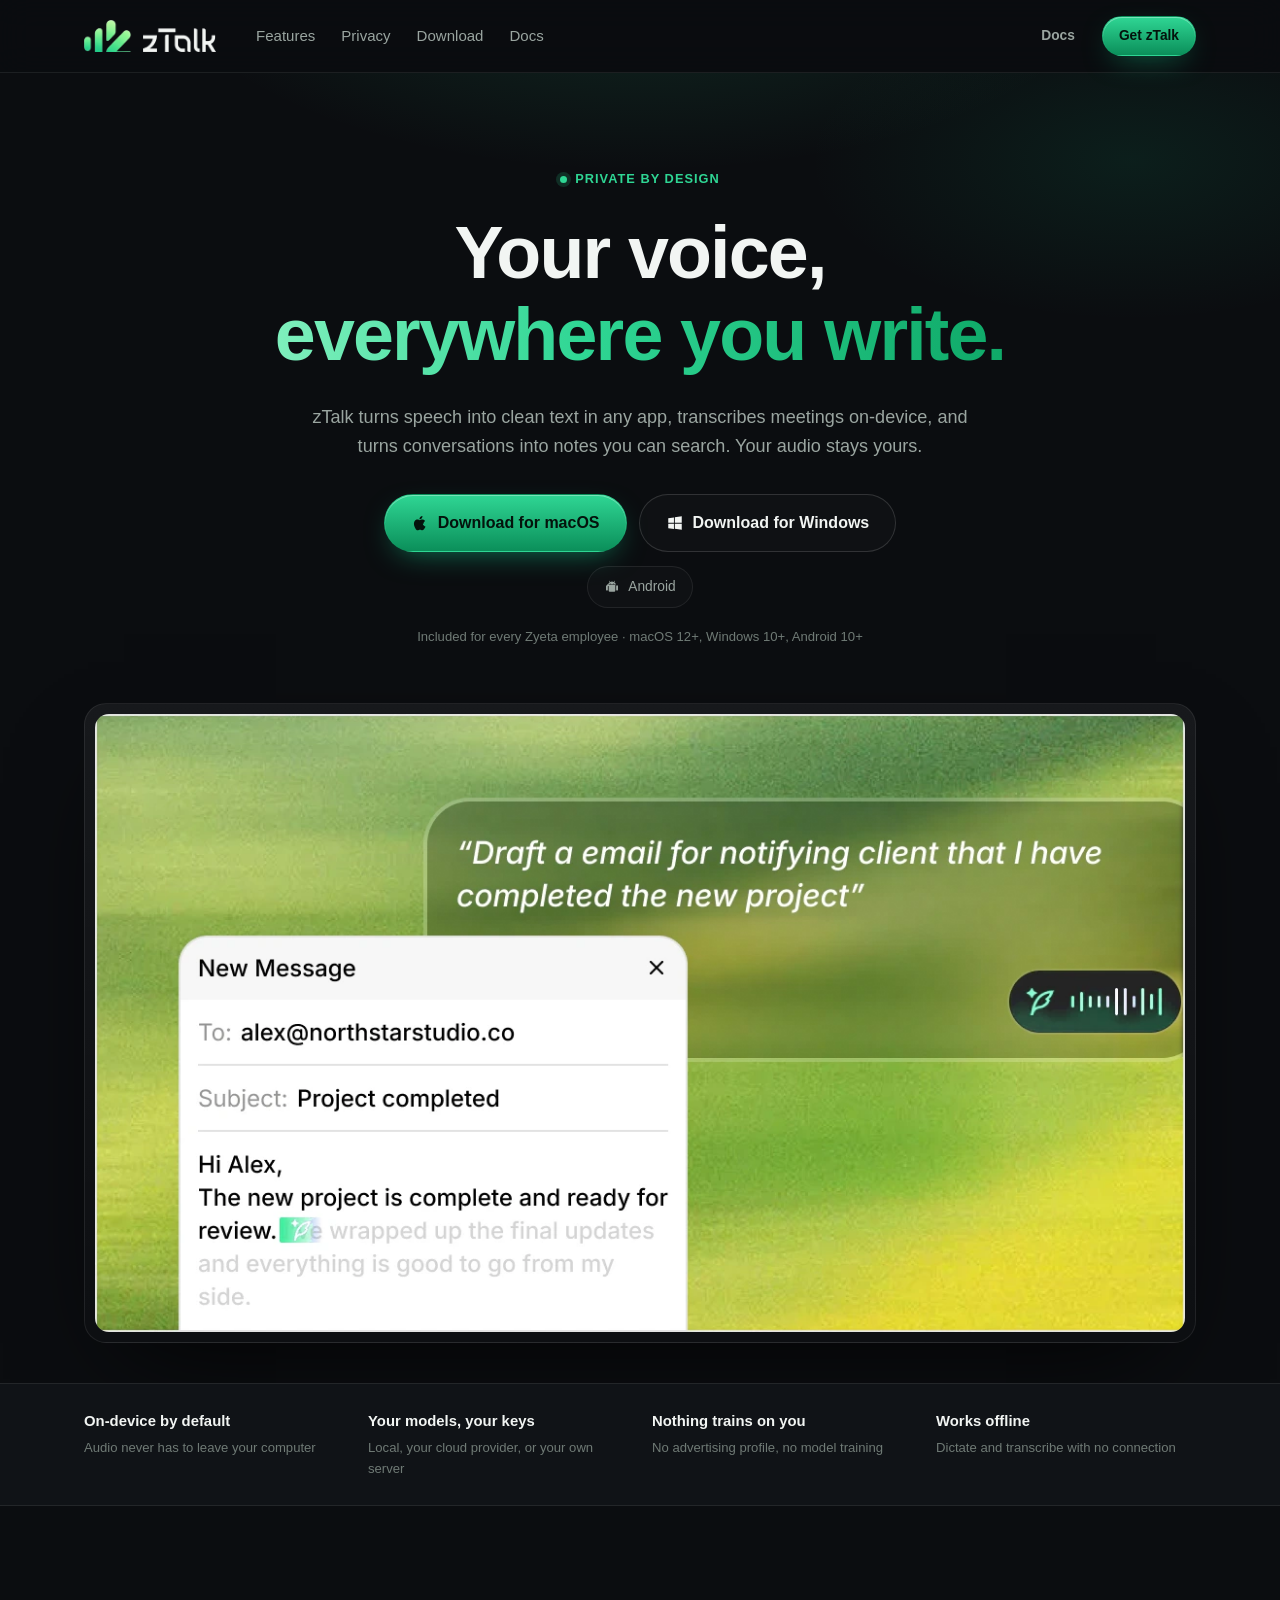
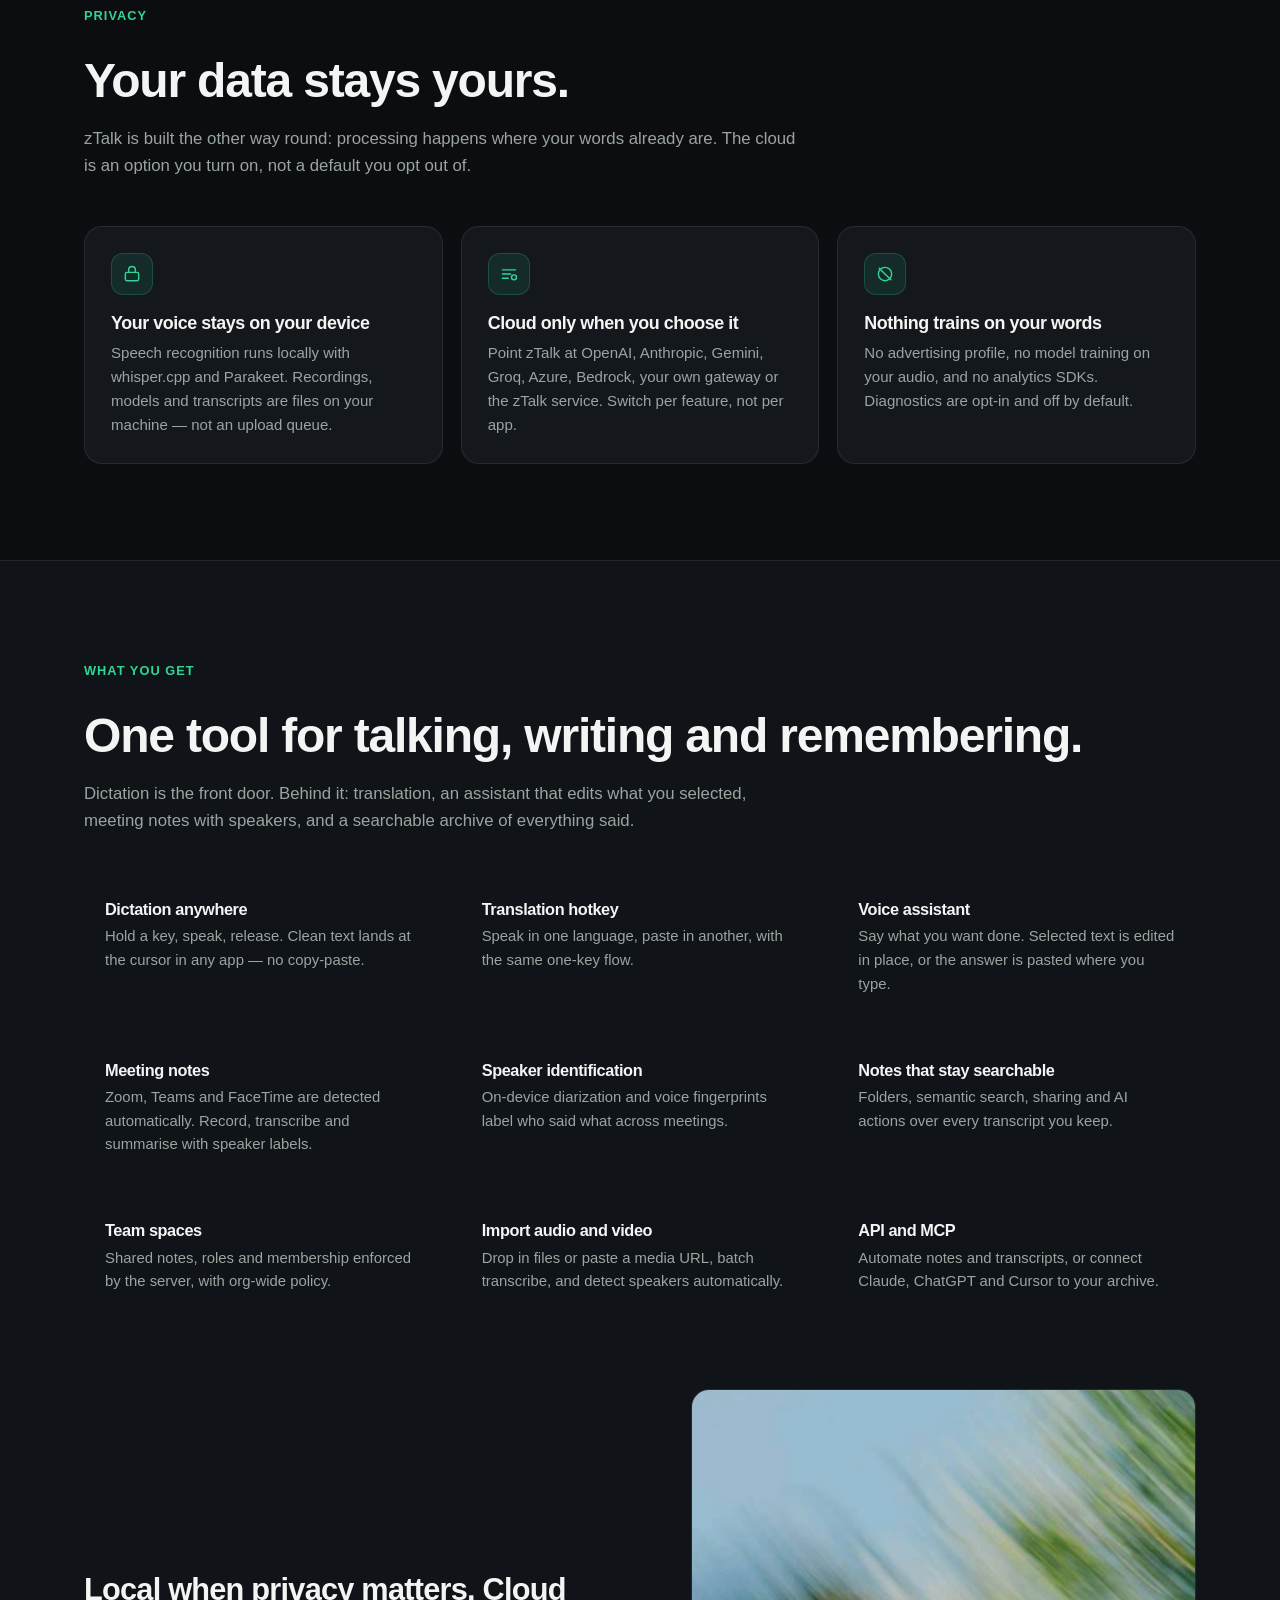
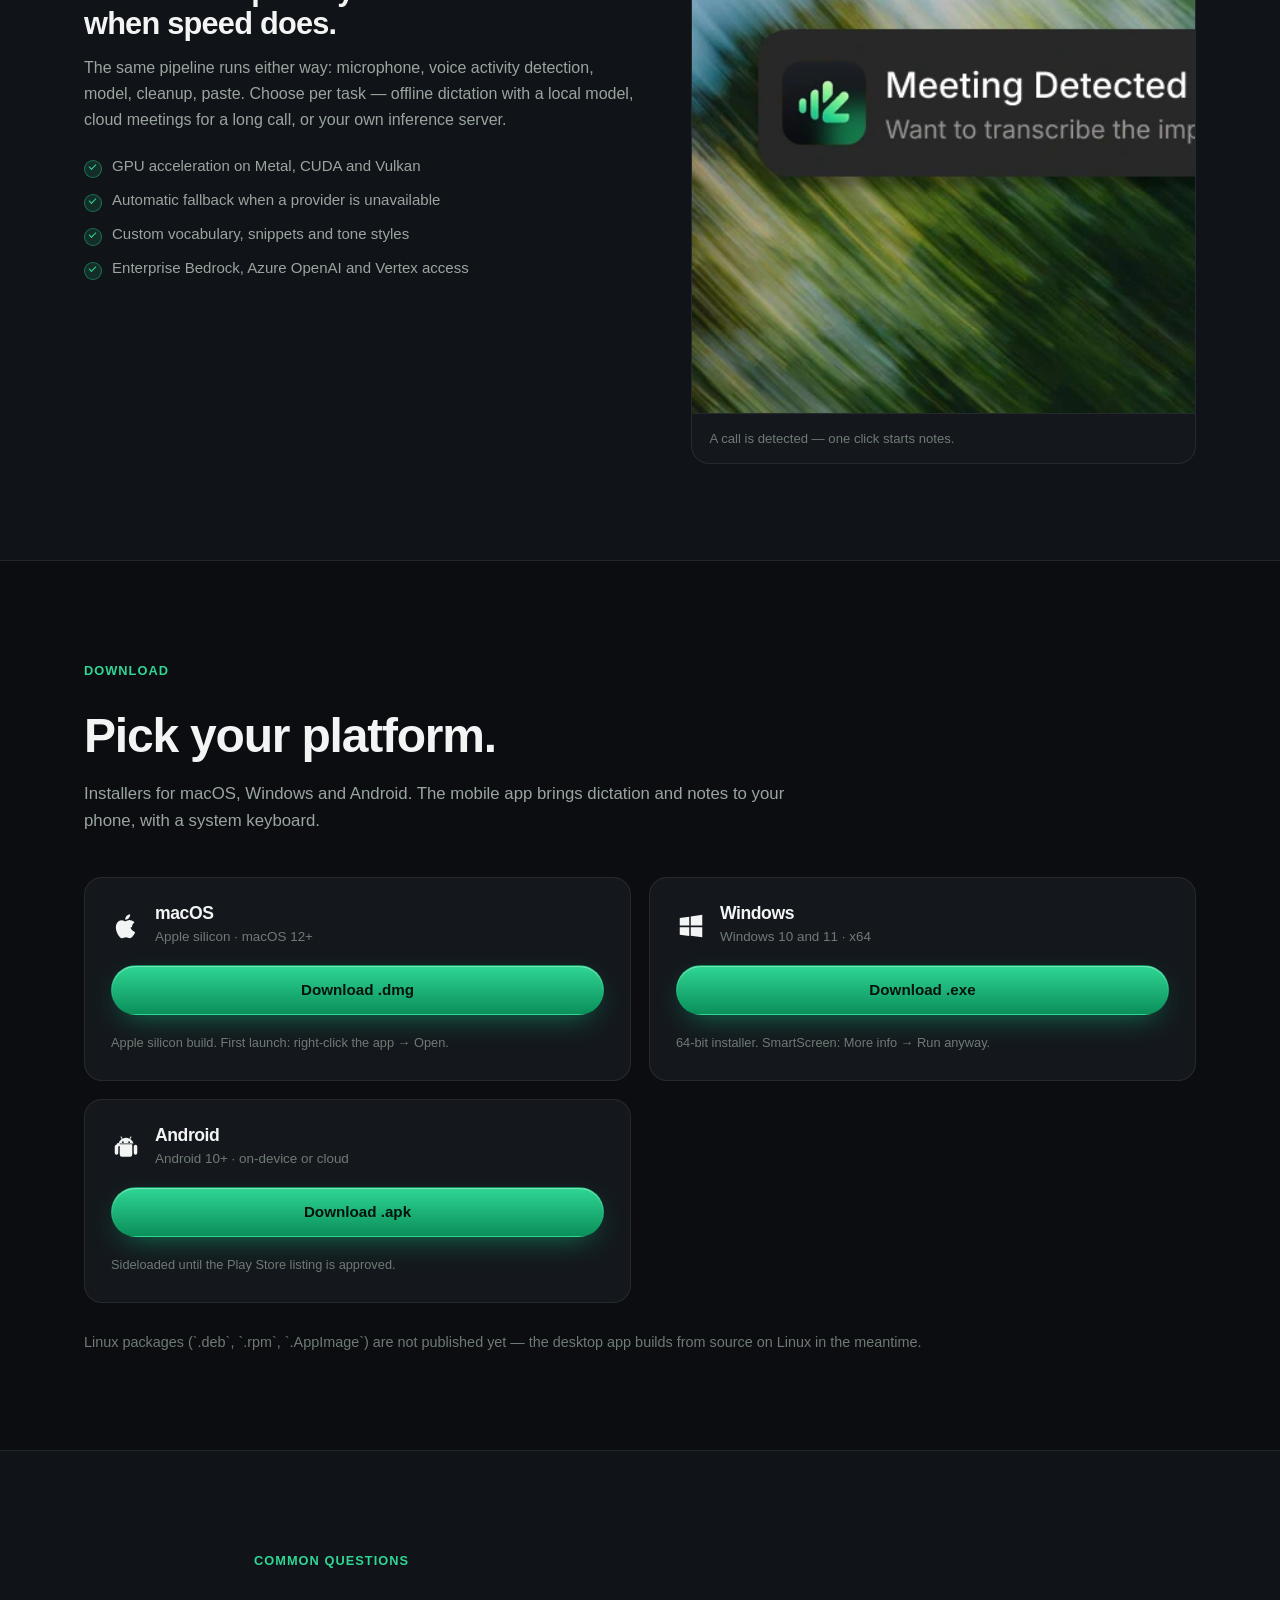
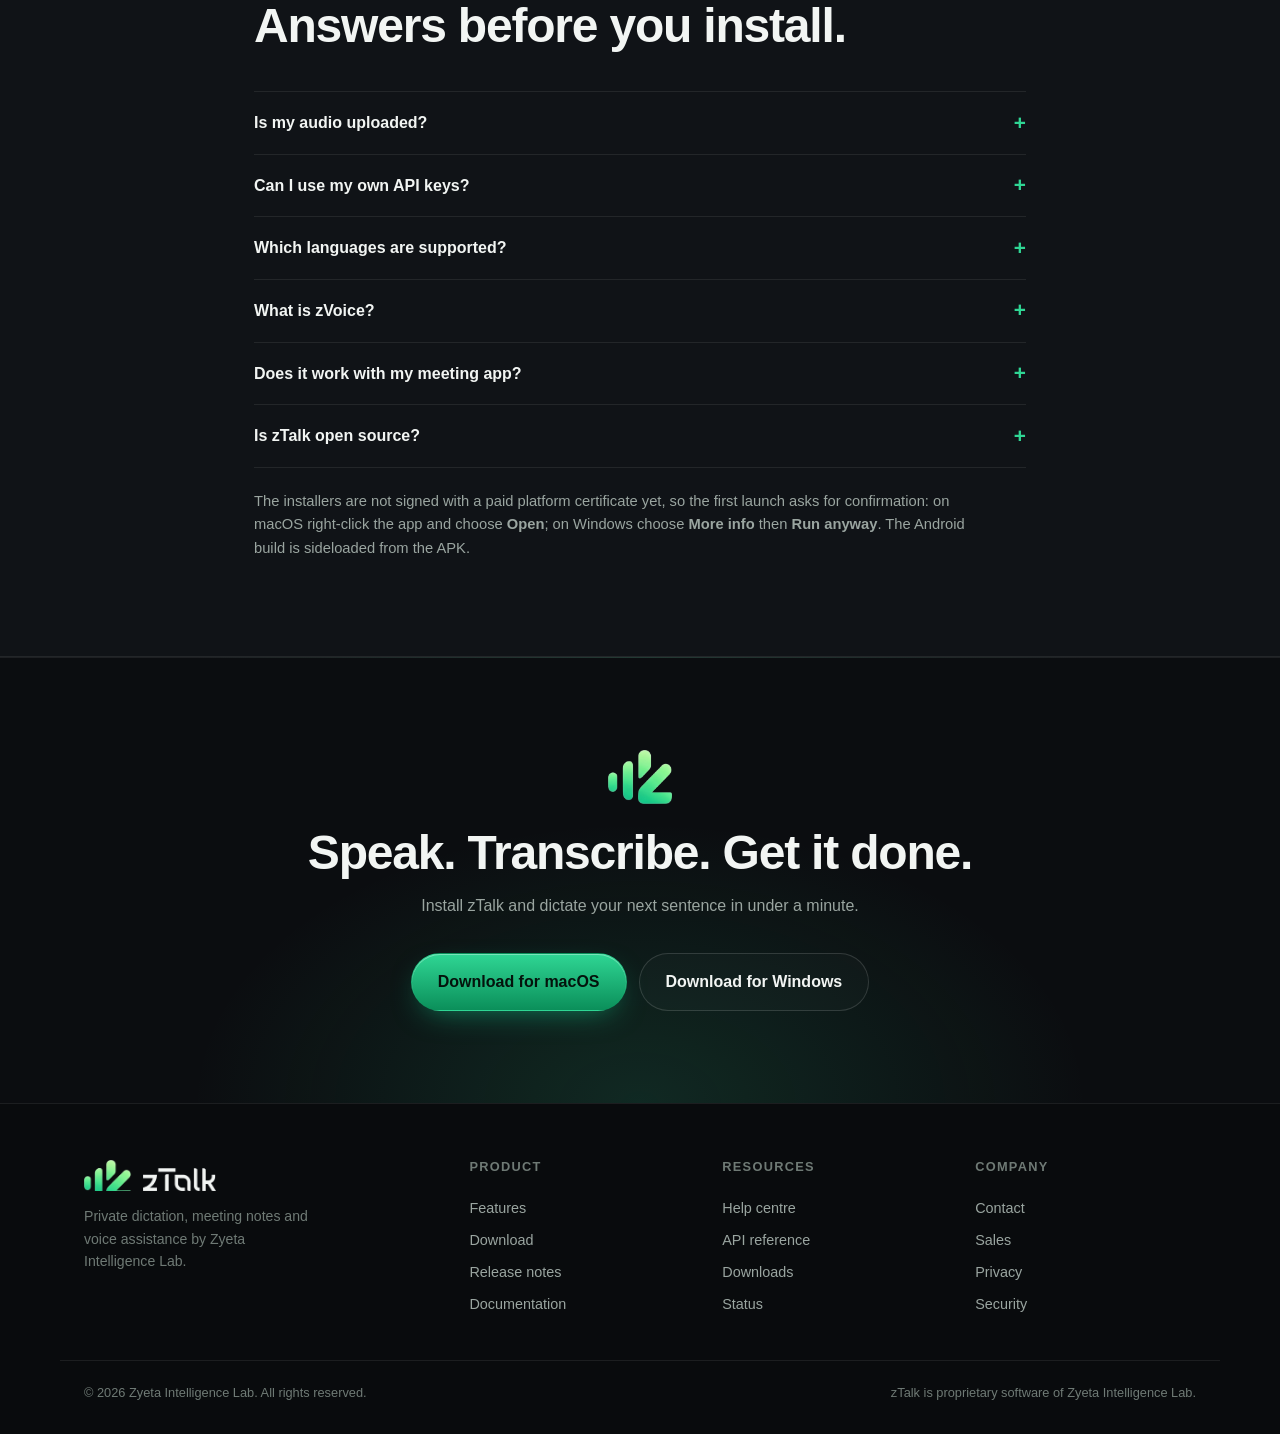
<file: index.html>
<!doctype html>
<html lang="en">
  <head>
    <meta charset="utf-8" />
    <meta name="viewport" content="width=device-width, initial-scale=1" />
    <title>zTalk — Private dictation, meeting notes and voice assistant</title>
    <meta
      name="description"
      content="zTalk turns speech into clean text in any app, transcribes meetings on-device, and turns conversations into notes. Private by default, for macOS, Windows and Android."
    />
    <meta name="theme-color" content="#0b0d10" />
    <meta property="og:title" content="zTalk — Speak. Transcribe. Get it done." />
    <meta
      property="og:description"
      content="Private voice-to-text dictation, meeting transcription and notes, by Zyeta Intelligence Lab."
    />
    <meta property="og:type" content="website" />
    <meta property="og:image" content="assets/icon.png" />
    <link rel="icon" type="image/png" href="assets/icon.png" />
    <link rel="apple-touch-icon" href="assets/icon.png" />
    <link rel="stylesheet" href="styles.css?v=4" />
  </head>
  <body>
    <a class="skip" href="#main">Skip to content</a>

    <header class="site-header" id="top">
      <div class="wrap header-inner">
        <a class="brand" href="#top" aria-label="zTalk home">
          <img src="assets/logo.png?v=2" alt="zTalk" width="132" height="32" />
        </a>
        <nav class="nav" aria-label="Primary">
          <a href="#features">Features</a>
          <a href="#privacy">Privacy</a>
          <a href="#download">Download</a>
          <a data-link="docs" href="#" rel="noopener">Docs</a>
        </nav>
        <div class="header-actions">
          <a class="btn btn-ghost btn-sm" data-link="docs" href="#" rel="noopener">Docs</a>
          <a class="btn btn-primary btn-sm" href="#download">Get zTalk</a>
        </div>
        <button
          class="menu-toggle"
          aria-expanded="false"
          aria-controls="mobile-nav"
          aria-label="Menu"
        >
          <span></span><span></span><span></span>
        </button>
      </div>
      <div class="mobile-nav" id="mobile-nav" hidden>
        <a href="#features">Features</a>
        <a href="#privacy">Privacy</a>
        <a href="#download">Download</a>
        <a data-link="docs" href="#" rel="noopener">Docs</a>
        <a href="#download">Download</a>
      </div>
    </header>

    <main id="main">
      <!-- Hero -->
      <section class="hero">
        <div class="hero-glow" aria-hidden="true"></div>
        <div class="wrap hero-inner">
          <p class="eyebrow"><span class="dot"></span> Private by design</p>
          <h1>
            Your voice,<br />
            <span class="grad">everywhere you write.</span>
          </h1>
          <p class="lede">
            zTalk turns speech into clean text in any app, transcribes meetings on-device, and turns
            conversations into notes you can search. Your audio stays yours.
          </p>

          <div class="cta-row">
            <a class="btn btn-primary btn-lg" data-link="mac" href="#" rel="noopener">
              <svg viewBox="0 0 24 24" aria-hidden="true">
                <path
                  d="M16.7 12.9c0-2.4 2-3.6 2.1-3.7-1.1-1.7-2.9-1.9-3.5-1.9-1.5-.2-2.9.9-3.6.9-.7 0-1.9-.9-3.1-.9-1.6 0-3.1.9-3.9 2.4-1.7 2.9-.4 7.2 1.2 9.6.8 1.2 1.7 2.5 3 2.4 1.2 0 1.7-.8 3.1-.8 1.4 0 1.8.8 3.1.8 1.3 0 2.1-1.2 2.9-2.3.9-1.3 1.3-2.6 1.3-2.7-.1 0-3.6-1.4-3.6-3.8zM14.3 5.6c.7-.8 1.1-2 1-3.1-1 .1-2.2.7-2.9 1.5-.6.7-1.2 1.9-1 3 1.1.1 2.2-.6 2.9-1.4z"
                />
              </svg>
              Download for macOS
            </a>
            <a class="btn btn-outline btn-lg" data-link="windows" href="#" rel="noopener">
              <svg viewBox="0 0 24 24" aria-hidden="true">
                <path
                  d="M3 5.6 10.6 4.5v7.1H3V5.6zm8.8-1.2L21 3v8.6h-9.2V4.4zM3 12.9h7.6V20L3 18.9v-6zm8.8 0H21V21l-9.2-1.3v-6.8z"
                />
              </svg>
              Download for Windows
            </a>
          </div>

          <div class="mobile-cta-row">
            <a class="chip" data-link="android" href="#" rel="noopener">
              <svg viewBox="0 0 24 24" aria-hidden="true">
                <path
                  d="M7 9h10v8.2a1.8 1.8 0 0 1-1.8 1.8H8.8A1.8 1.8 0 0 1 7 17.2V9zm-2.6.4a1.4 1.4 0 1 1 1.4 1.4V16a1.4 1.4 0 0 1-2.8 0v-5.2a1.4 1.4 0 0 1 1.4-1.4zm15.2 0a1.4 1.4 0 0 1 1.4 1.4V16a1.4 1.4 0 0 1-2.8 0v-5.2a1.4 1.4 0 0 1 1.4-1.4zM8.6 4.8l-.9-1.5a.4.4 0 0 1 .7-.4l.9 1.6a6.4 6.4 0 0 1 5.4 0l.9-1.6a.4.4 0 0 1 .7.4l-.9 1.5A5.4 5.4 0 0 1 18 8.4H6a5.4 5.4 0 0 1 2.6-3.6zM9.5 6.6a.7.7 0 1 0 0 1.4.7.7 0 0 0 0-1.4zm5 0a.7.7 0 1 0 0 1.4.7.7 0 0 0 0-1.4z"
                />
              </svg>
              Android
            </a>
          </div>

          <p class="fineprint">
            Included for every Zyeta employee · macOS 12+, Windows 10+, Android 10+
          </p>
        </div>

        <div class="wrap hero-shot">
          <div class="shot-frame">
            <img
              src="assets/assistant-preview.webp"
              alt="Dictating an email into a mail window with the zTalk voice pill"
              width="1128"
              height="676"
              loading="eager"
            />
          </div>
        </div>
      </section>

      <!-- Trust strip -->
      <section class="strip" aria-label="Why zTalk">
        <div class="wrap strip-grid">
          <div>
            <strong>On-device by default</strong><span>Audio never has to leave your computer</span>
          </div>
          <div>
            <strong>Your models, your keys</strong
            ><span>Local, your cloud provider, or your own server</span>
          </div>
          <div>
            <strong>Nothing trains on you</strong
            ><span>No advertising profile, no model training</span>
          </div>
          <div>
            <strong>Works offline</strong><span>Dictate and transcribe with no connection</span>
          </div>
        </div>
      </section>

      <!-- Privacy -->
      <section class="section" id="privacy">
        <div class="wrap">
          <p class="eyebrow">Privacy</p>
          <h2>Your data stays yours.</h2>
          <p class="section-lede">
            zTalk is built the other way round: processing happens where your words already are. The
            cloud is an option you turn on, not a default you opt out of.
          </p>

          <div class="grid-3">
            <article class="card">
              <span class="card-icon" aria-hidden="true">
                <svg viewBox="0 0 24 24">
                  <rect x="4" y="10" width="16" height="10" rx="2" />
                  <path d="M8 10V7a4 4 0 0 1 8 0v3" />
                </svg>
              </span>
              <h3>Your voice stays on your device</h3>
              <p>
                Speech recognition runs locally with whisper.cpp and Parakeet. Recordings, models
                and transcripts are files on your machine — not an upload queue.
              </p>
            </article>
            <article class="card">
              <span class="card-icon" aria-hidden="true">
                <svg viewBox="0 0 24 24">
                  <path d="M4 7h16M4 12h10M4 17h7" />
                  <circle cx="18" cy="16" r="3" />
                </svg>
              </span>
              <h3>Cloud only when you choose it</h3>
              <p>
                Point zTalk at OpenAI, Anthropic, Gemini, Groq, Azure, Bedrock, your own gateway or
                the zTalk service. Switch per feature, not per app.
              </p>
            </article>
            <article class="card">
              <span class="card-icon" aria-hidden="true">
                <svg viewBox="0 0 24 24">
                  <circle cx="12" cy="12" r="8" />
                  <path d="M5 5l14 14" />
                </svg>
              </span>
              <h3>Nothing trains on your words</h3>
              <p>
                No advertising profile, no model training on your audio, and no analytics SDKs.
                Diagnostics are opt-in and off by default.
              </p>
            </article>
          </div>
        </div>
      </section>

      <!-- Features -->
      <section class="section section-tint" id="features">
        <div class="wrap">
          <p class="eyebrow">What you get</p>
          <h2>One tool for talking, writing and remembering.</h2>
          <p class="section-lede">
            Dictation is the front door. Behind it: translation, an assistant that edits what you
            selected, meeting notes with speakers, and a searchable archive of everything said.
          </p>

          <div class="grid-3 features">
            <article class="feature">
              <h3>Dictation anywhere</h3>
              <p>
                Hold a key, speak, release. Clean text lands at the cursor in any app — no
                copy-paste.
              </p>
            </article>
            <article class="feature">
              <h3>Translation hotkey</h3>
              <p>Speak in one language, paste in another, with the same one-key flow.</p>
            </article>
            <article class="feature">
              <h3>Voice assistant</h3>
              <p>
                Say what you want done. Selected text is edited in place, or the answer is pasted
                where you type.
              </p>
            </article>
            <article class="feature">
              <h3>Meeting notes</h3>
              <p>
                Zoom, Teams and FaceTime are detected automatically. Record, transcribe and
                summarise with speaker labels.
              </p>
            </article>
            <article class="feature">
              <h3>Speaker identification</h3>
              <p>
                On-device diarization and voice fingerprints label who said what across meetings.
              </p>
            </article>
            <article class="feature">
              <h3>Notes that stay searchable</h3>
              <p>
                Folders, semantic search, sharing and AI actions over every transcript you keep.
              </p>
            </article>
            <article class="feature">
              <h3>Team spaces</h3>
              <p>
                Shared notes, roles and membership enforced by the server, with org-wide policy.
              </p>
            </article>
            <article class="feature">
              <h3>Import audio and video</h3>
              <p>
                Drop in files or paste a media URL, batch transcribe, and detect speakers
                automatically.
              </p>
            </article>
            <article class="feature">
              <h3>API and MCP</h3>
              <p>
                Automate notes and transcripts, or connect Claude, ChatGPT and Cursor to your
                archive.
              </p>
            </article>
          </div>

          <div class="split">
            <div class="split-copy">
              <h3>Local when privacy matters. Cloud when speed does.</h3>
              <p>
                The same pipeline runs either way: microphone, voice activity detection, model,
                cleanup, paste. Choose per task — offline dictation with a local model, cloud
                meetings for a long call, or your own inference server.
              </p>
              <ul class="checks">
                <li>GPU acceleration on Metal, CUDA and Vulkan</li>
                <li>Automatic fallback when a provider is unavailable</li>
                <li>Custom vocabulary, snippets and tone styles</li>
                <li>Enterprise Bedrock, Azure OpenAI and Vertex access</li>
              </ul>
            </div>
            <figure class="split-art">
              <img
                src="assets/meeting-detected.webp"
                alt="zTalk detecting a meeting and offering to transcribe it"
                width="419"
                height="505"
                loading="lazy"
              />
              <figcaption>A call is detected — one click starts notes.</figcaption>
            </figure>
          </div>
        </div>
      </section>

      <!-- Download -->
      <section class="section" id="download">
        <div class="wrap">
          <p class="eyebrow">Download</p>
          <h2>Pick your platform.</h2>
          <p class="section-lede">
            Installers for macOS, Windows and Android. The mobile app brings dictation and
            notes to your phone, with a system keyboard.
          </p>

          <div class="grid-2 downloads">
            <article class="download-card">
              <div class="platform-head">
                <svg viewBox="0 0 24 24" aria-hidden="true">
                  <path
                    d="M16.7 12.9c0-2.4 2-3.6 2.1-3.7-1.1-1.7-2.9-1.9-3.5-1.9-1.5-.2-2.9.9-3.6.9-.7 0-1.9-.9-3.1-.9-1.6 0-3.1.9-3.9 2.4-1.7 2.9-.4 7.2 1.2 9.6.8 1.2 1.7 2.5 3 2.4 1.2 0 1.7-.8 3.1-.8 1.4 0 1.8.8 3.1.8 1.3 0 2.1-1.2 2.9-2.3.9-1.3 1.3-2.6 1.3-2.7-.1 0-3.6-1.4-3.6-3.8zM14.3 5.6c.7-.8 1.1-2 1-3.1-1 .1-2.2.7-2.9 1.5-.6.7-1.2 1.9-1 3 1.1.1 2.2-.6 2.9-1.4z"
                  />
                </svg>
                <div>
                  <h3>macOS</h3>
                  <p>Apple silicon · macOS 12+</p>
                </div>
              </div>
              <a class="btn btn-primary btn-block" data-link="mac" href="#" rel="noopener"
                >Download .dmg</a
              >
              <p class="card-note">
                Apple silicon build. First launch: right-click the app → Open.
              </p>
            </article>

            <article class="download-card">
              <div class="platform-head">
                <svg viewBox="0 0 24 24" aria-hidden="true">
                  <path
                    d="M3 5.6 10.6 4.5v7.1H3V5.6zm8.8-1.2L21 3v8.6h-9.2V4.4zM3 12.9h7.6V20L3 18.9v-6zm8.8 0H21V21l-9.2-1.3v-6.8z"
                  />
                </svg>
                <div>
                  <h3>Windows</h3>
                  <p>Windows 10 and 11 · x64</p>
                </div>
              </div>
              <a class="btn btn-primary btn-block" data-link="windows" href="#" rel="noopener"
                >Download .exe</a
              >
              <p class="card-note">64-bit installer. SmartScreen: More info → Run anyway.</p>
            </article>

            <article class="download-card">
              <div class="platform-head">
                <svg viewBox="0 0 24 24" aria-hidden="true">
                  <path
                    d="M7 9h10v8.2a1.8 1.8 0 0 1-1.8 1.8H8.8A1.8 1.8 0 0 1 7 17.2V9zm-2.6.4a1.4 1.4 0 1 1 1.4 1.4V16a1.4 1.4 0 0 1-2.8 0v-5.2a1.4 1.4 0 0 1 1.4-1.4zm15.2 0a1.4 1.4 0 0 1 1.4 1.4V16a1.4 1.4 0 0 1-2.8 0v-5.2a1.4 1.4 0 0 1 1.4-1.4zM8.6 4.8l-.9-1.5a.4.4 0 0 1 .7-.4l.9 1.6a6.4 6.4 0 0 1 5.4 0l.9-1.6a.4.4 0 0 1 .7.4l-.9 1.5A5.4 5.4 0 0 1 18 8.4H6a5.4 5.4 0 0 1 2.6-3.6zM9.5 6.6a.7.7 0 1 0 0 1.4.7.7 0 0 0 0-1.4zm5 0a.7.7 0 1 0 0 1.4.7.7 0 0 0 0-1.4z"
                  />
                </svg>
                <div>
                  <h3>Android</h3>
                  <p>Android 10+ · on-device or cloud</p>
                </div>
              </div>
              <a class="btn btn-primary btn-block" data-link="android" href="#" rel="noopener"
                >Download .apk</a
              >
              <p class="card-note">
                Sideloaded until the Play Store listing is approved.
              </p>
            </article>
          </div>

          <p class="download-foot">
            Linux packages (`.deb`, `.rpm`, `.AppImage`) are not published yet — the desktop app
            builds from source on Linux in the meantime.
          </p>
        </div>
      </section>

      <!-- FAQ -->
      <section class="section section-tint" id="faq">
        <div class="wrap narrow">
          <p class="eyebrow">Common questions</p>
          <h2>Answers before you install.</h2>

          <div class="faq">
            <details>
              <summary>Is my audio uploaded?</summary>
              <p>
                Only if you choose a cloud mode. Local dictation, local meetings and local cleanup
                run on your machine; you can verify it by disconnecting from the network.
              </p>
            </details>
            <details>
              <summary>Can I use my own API keys?</summary>
              <p>
                Yes. Add keys for OpenAI, Anthropic, Gemini, Groq, Mistral, OpenRouter, xAI,
                Deepgram, AssemblyAI, Corti or a custom OpenAI-compatible endpoint, or point zTalk
                at your own self-hosted server.
              </p>
            </details>
            <details>
              <summary>Which languages are supported?</summary>
              <p>
                Dictation covers the languages of the local model you choose — zVoice and Whisper
                are multilingual, Parakeet and Cohere cover their own sets. The interface is
                translated into 11 languages.
              </p>
            </details>
            <details>
              <summary>What is zVoice?</summary>
              <p>
                zVoice is our streaming and offline speech model. It transcribes while you talk,
                returns one clean transcript on release, and can also run fully on-device.
              </p>
            </details>
            <details>
              <summary>Does it work with my meeting app?</summary>
              <p>
                zTalk detects Zoom, Teams, FaceTime, Webex and browser calls. It captures system
                audio locally and labels speakers, so the other participants are not recorded
                separately or joined by a bot.
              </p>
            </details>
            <details>
              <summary>Is zTalk open source?</summary>
              <p>
                zTalk is proprietary software by Zyeta Intelligence Lab. It is not open
                source, and no part of it may be redistributed without written permission.
              </p>
            </details>
          </div>
          <p class="section-note">
            The installers are not signed with a paid platform certificate yet, so the first
            launch asks for confirmation: on macOS right-click the app and choose <em>Open</em>;
            on Windows choose <em>More info</em> then <em>Run anyway</em>. The Android build is
            sideloaded from the APK.
          </p>

        </div>
      </section>

      <!-- CTA -->
      <section class="cta">
        <div class="wrap cta-inner">
          <img src="assets/mark.png" alt="" width="64" height="53" aria-hidden="true" />
          <h2>Speak. Transcribe. Get it done.</h2>
          <p>Install zTalk and dictate your next sentence in under a minute.</p>
          <div class="cta-row">
            <a class="btn btn-primary btn-lg" data-link="mac" href="#" rel="noopener"
              >Download for macOS</a
            >
            <a class="btn btn-outline btn-lg" data-link="windows" href="#" rel="noopener"
              >Download for Windows</a
            >
          </div>
        </div>
      </section>
    </main>

    <footer class="site-footer">
      <div class="wrap footer-grid">
        <div class="footer-brand">
          <img src="assets/logo.png?v=2" alt="zTalk" width="132" height="32" />
          <p>Private dictation, meeting notes and voice assistance by Zyeta Intelligence Lab.</p>
        </div>
        <div>
          <h4>Product</h4>
          <a href="#features">Features</a>
          <a href="#download">Download</a>
          <a data-link="releases" href="#" rel="noopener">Release notes</a>
          <a data-link="docs" href="#" rel="noopener">Documentation</a>
        </div>
        <div>
          <h4>Resources</h4>
          <a data-link="docs" href="#" rel="noopener">Help centre</a>
          <a data-link="docs" href="#" rel="noopener">API reference</a>
          <a href="#download">Downloads</a>
          <a data-link="status" href="#" rel="noopener">Status</a>
        </div>
        <div>
          <h4>Company</h4>
          <a data-link="contact" href="#">Contact</a>
          <a data-link="sales" href="#">Sales</a>
          <a href="#privacy">Privacy</a>
          <a href="#faq">Security</a>
        </div>
      </div>
      <div class="wrap footer-bottom">
        <p>© <span id="year">2026</span> Zyeta Intelligence Lab. All rights reserved.</p>
        <p class="footer-legal">zTalk is proprietary software of Zyeta Intelligence Lab.</p>
      </div>
    </footer>

    <script src="config.js?v=3"></script>
    <script src="script.js?v=3"></script>
  </body>
</html>
</file>
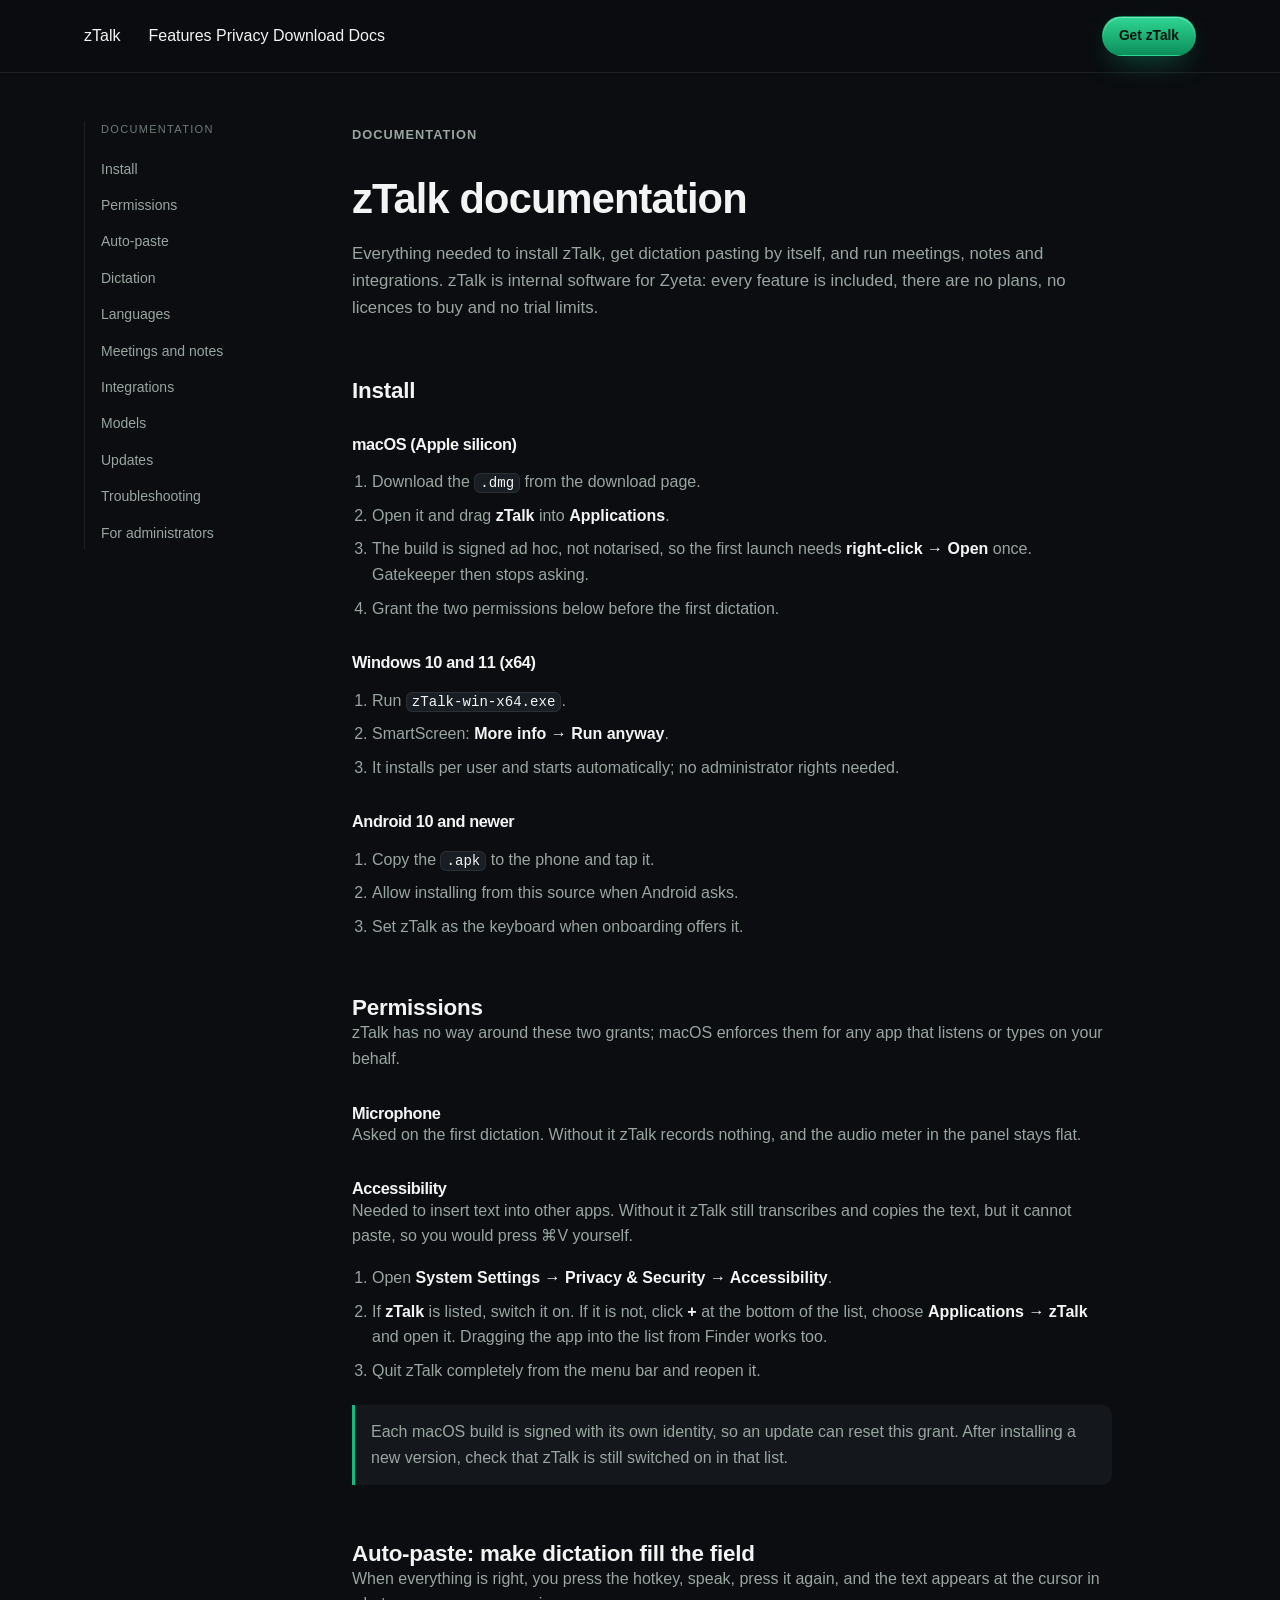
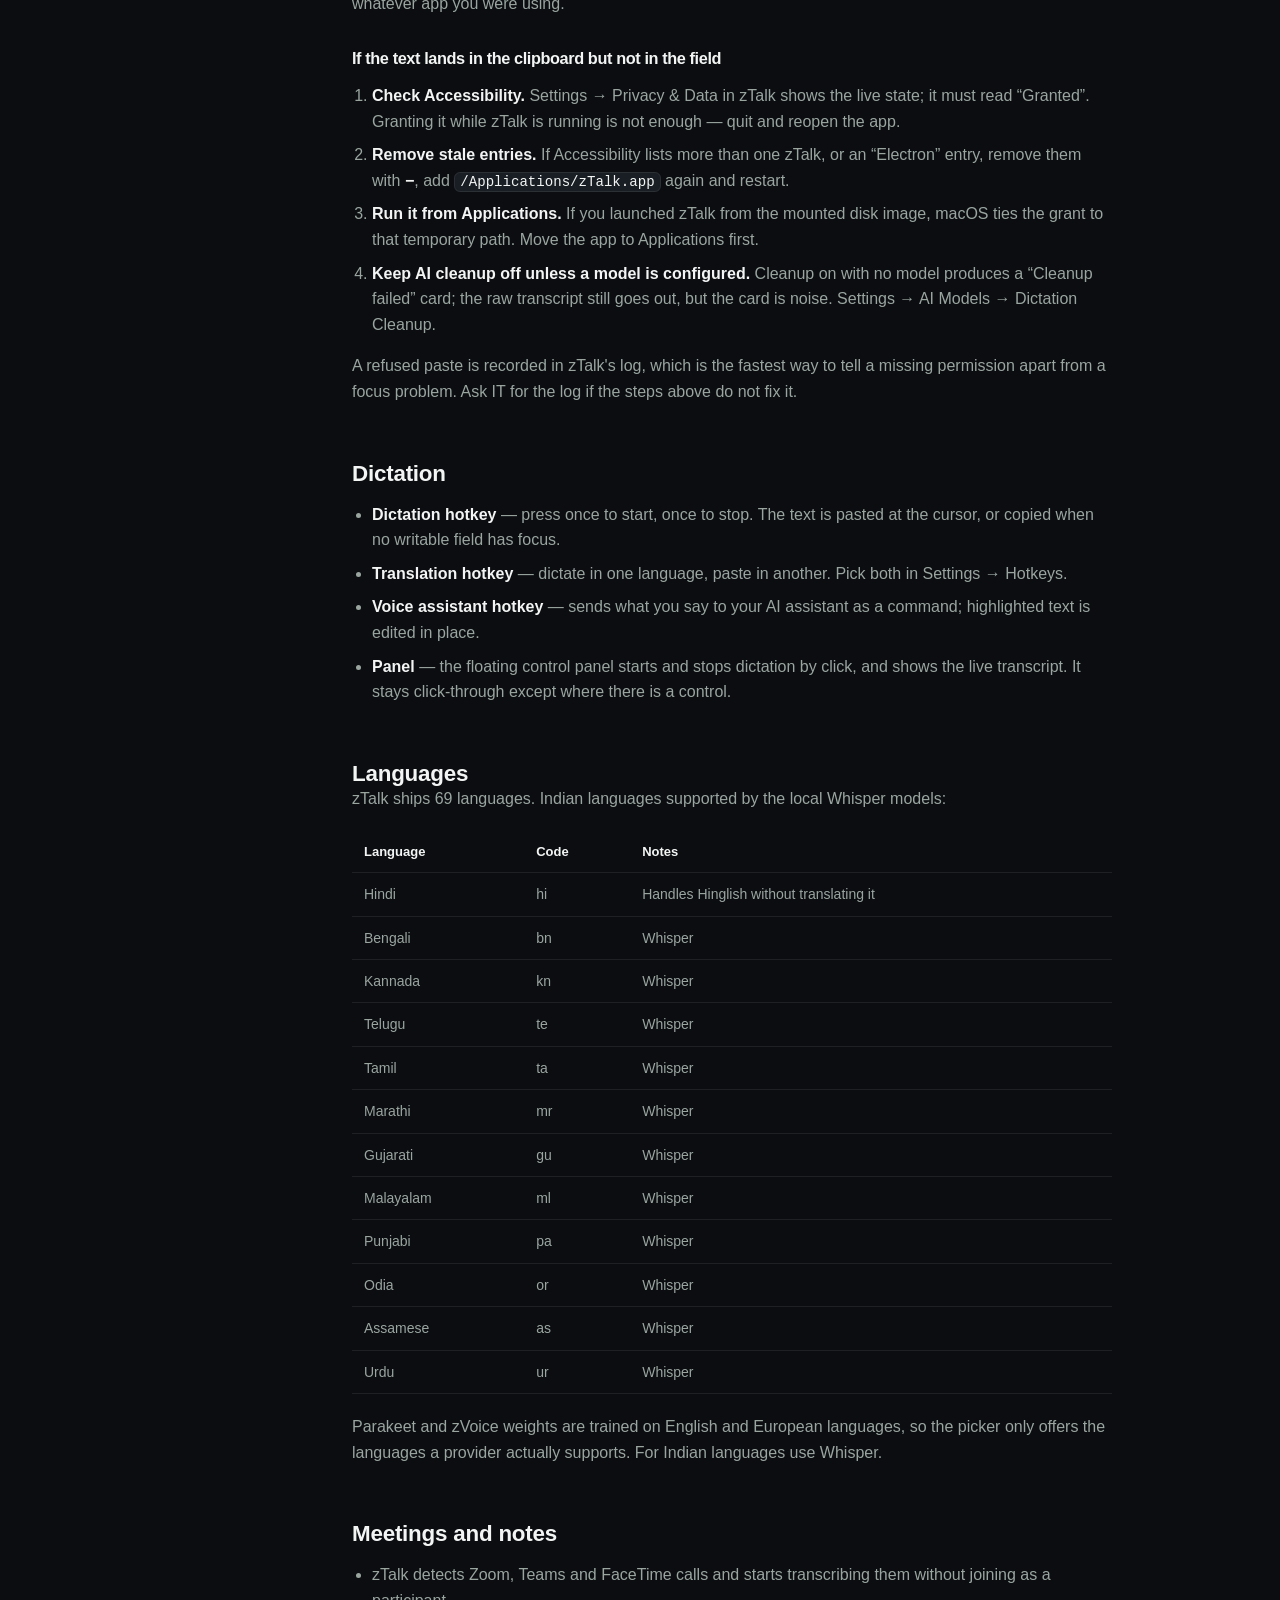
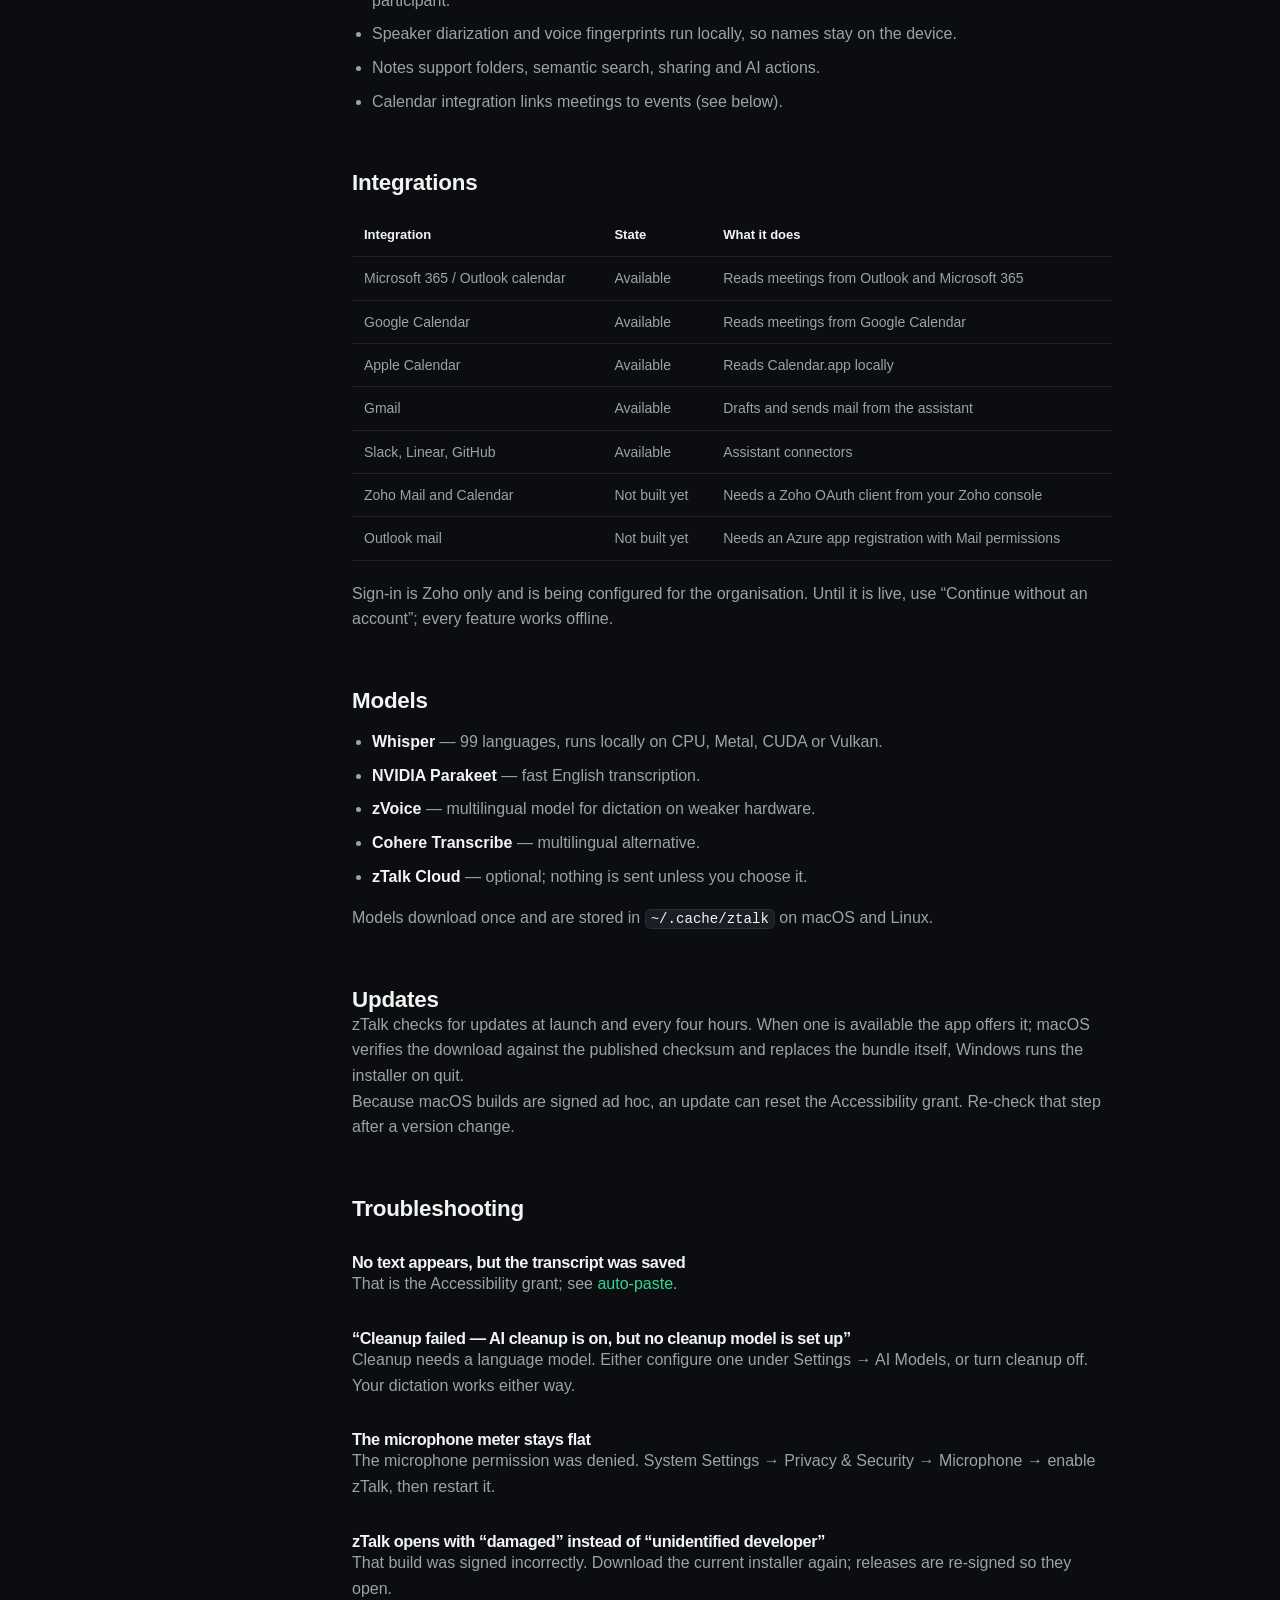
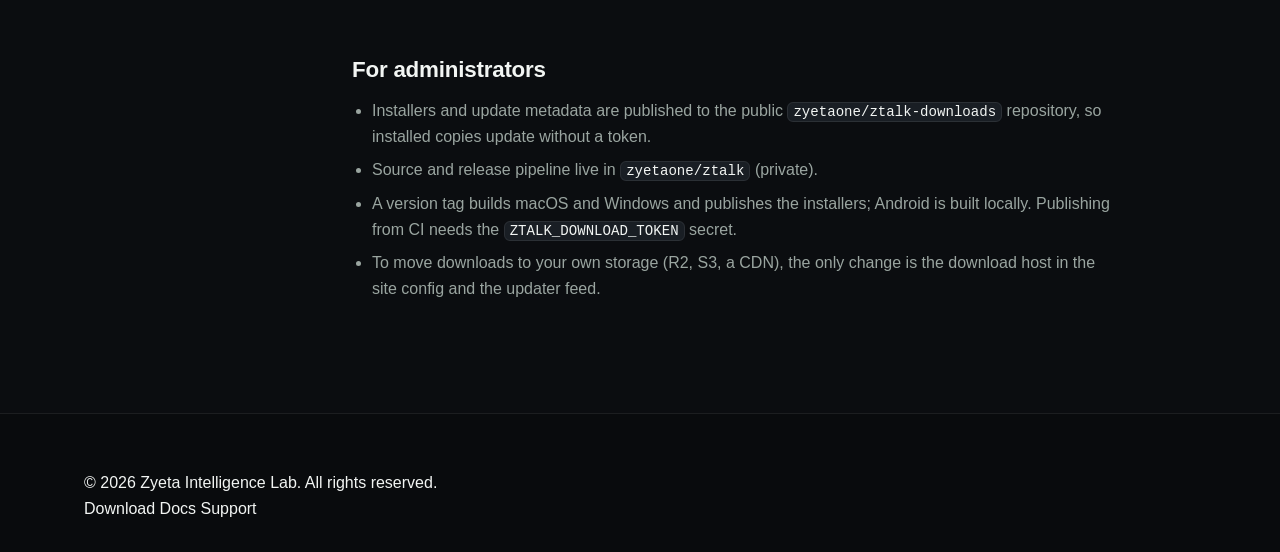
<file: docs/index.html>
<!doctype html>
<html lang="en">
  <head>
    <meta charset="utf-8" />
    <meta name="viewport" content="width=device-width, initial-scale=1" />
    <title>zTalk documentation</title>
    <meta
      name="description"
      content="How to install zTalk, grant the permissions it needs, dictate, transcribe meetings, and fix auto-paste."
    />
    <link rel="stylesheet" href="../styles.css" />
    <link rel="stylesheet" href="docs.css" />
  </head>
  <body class="docs-body">
    <a class="skip" href="#content">Skip to content</a>

    <header class="site-header docs-header">
      <div class="wrap header-inner">
        <a class="brand" href="../index.html" aria-label="zTalk home">
          <span class="brand-mark" aria-hidden="true"></span>
          <span class="brand-word">zTalk</span>
        </a>
        <nav class="nav-links" aria-label="Primary">
          <a href="../index.html#features">Features</a>
          <a href="../index.html#privacy">Privacy</a>
          <a href="../index.html#download">Download</a>
          <a href="./" aria-current="page">Docs</a>
        </nav>
        <div class="header-actions">
          <a class="btn btn-primary btn-sm" href="../index.html#download">Get zTalk</a>
        </div>
      </div>
    </header>

    <div class="docs-layout wrap">
      <aside class="docs-nav" aria-label="Documentation">
        <p class="docs-nav-title">Documentation</p>
        <a href="#install">Install</a>
        <a href="#permissions">Permissions</a>
        <a href="#auto-paste">Auto-paste</a>
        <a href="#dictation">Dictation</a>
        <a href="#languages">Languages</a>
        <a href="#meetings">Meetings and notes</a>
        <a href="#integrations">Integrations</a>
        <a href="#models">Models</a>
        <a href="#updates">Updates</a>
        <a href="#troubleshooting">Troubleshooting</a>
        <a href="#admin">For administrators</a>
      </aside>

      <main id="content" class="docs-content">
        <p class="eyebrow">Documentation</p>
        <h1>zTalk documentation</h1>
        <p class="section-lede">
          Everything needed to install zTalk, get dictation pasting by itself, and run meetings,
          notes and integrations. zTalk is internal software for Zyeta: every feature is included,
          there are no plans, no licences to buy and no trial limits.
        </p>

        <section id="install">
          <h2>Install</h2>

          <h3>macOS (Apple silicon)</h3>
          <ol>
            <li>Download the <code>.dmg</code> from the download page.</li>
            <li>Open it and drag <strong>zTalk</strong> into <strong>Applications</strong>.</li>
            <li>
              The build is signed ad hoc, not notarised, so the first launch needs
              <strong>right-click → Open</strong> once. Gatekeeper then stops asking.
            </li>
            <li>Grant the two permissions below before the first dictation.</li>
          </ol>

          <h3>Windows 10 and 11 (x64)</h3>
          <ol>
            <li>Run <code>zTalk-win-x64.exe</code>.</li>
            <li>SmartScreen: <strong>More info → Run anyway</strong>.</li>
            <li>It installs per user and starts automatically; no administrator rights needed.</li>
          </ol>

          <h3>Android 10 and newer</h3>
          <ol>
            <li>Copy the <code>.apk</code> to the phone and tap it.</li>
            <li>Allow installing from this source when Android asks.</li>
            <li>Set zTalk as the keyboard when onboarding offers it.</li>
          </ol>
        </section>

        <section id="permissions">
          <h2>Permissions</h2>
          <p>
            zTalk has no way around these two grants; macOS enforces them for any app that listens
            or types on your behalf.
          </p>

          <h3>Microphone</h3>
          <p>
            Asked on the first dictation. Without it zTalk records nothing, and the audio meter in
            the panel stays flat.
          </p>

          <h3>Accessibility</h3>
          <p>
            Needed to insert text into other apps. Without it zTalk still transcribes and copies the
            text, but it cannot paste, so you would press ⌘V yourself.
          </p>
          <ol>
            <li>Open <strong>System Settings → Privacy &amp; Security → Accessibility</strong>.</li>
            <li>
              If <strong>zTalk</strong> is listed, switch it on. If it is not, click <strong>+</strong>
              at the bottom of the list, choose <strong>Applications → zTalk</strong> and open it.
              Dragging the app into the list from Finder works too.
            </li>
            <li>Quit zTalk completely from the menu bar and reopen it.</li>
          </ol>
          <p class="callout">
            Each macOS build is signed with its own identity, so an update can reset this grant.
            After installing a new version, check that zTalk is still switched on in that list.
          </p>
        </section>

        <section id="auto-paste">
          <h2>Auto-paste: make dictation fill the field</h2>
          <p>
            When everything is right, you press the hotkey, speak, press it again, and the text
            appears at the cursor in whatever app you were using.
          </p>

          <h3>If the text lands in the clipboard but not in the field</h3>
          <ol>
            <li>
              <strong>Check Accessibility.</strong> Settings → Privacy &amp; Data in zTalk shows the
              live state; it must read “Granted”. Granting it while zTalk is running is not enough —
              quit and reopen the app.
            </li>
            <li>
              <strong>Remove stale entries.</strong> If Accessibility lists more than one zTalk, or
              an “Electron” entry, remove them with <strong>−</strong>, add
              <code>/Applications/zTalk.app</code> again and restart.
            </li>
            <li>
              <strong>Run it from Applications.</strong> If you launched zTalk from the mounted disk
              image, macOS ties the grant to that temporary path. Move the app to Applications
              first.
            </li>
            <li>
              <strong>Keep AI cleanup off unless a model is configured.</strong> Cleanup on with no
              model produces a “Cleanup failed” card; the raw transcript still goes out, but the
              card is noise. Settings → AI Models → Dictation Cleanup.
            </li>
          </ol>
          <p>
            A refused paste is recorded in zTalk's log, which is the fastest way to tell a missing
            permission apart from a focus problem. Ask IT for the log if the steps above do not fix
            it.
          </p>
        </section>

        <section id="dictation">
          <h2>Dictation</h2>
          <ul>
            <li>
              <strong>Dictation hotkey</strong> — press once to start, once to stop. The text is
              pasted at the cursor, or copied when no writable field has focus.
            </li>
            <li>
              <strong>Translation hotkey</strong> — dictate in one language, paste in another. Pick
              both in Settings → Hotkeys.
            </li>
            <li>
              <strong>Voice assistant hotkey</strong> — sends what you say to your AI assistant as a
              command; highlighted text is edited in place.
            </li>
            <li>
              <strong>Panel</strong> — the floating control panel starts and stops dictation by
              click, and shows the live transcript. It stays click-through except where there is a
              control.
            </li>
          </ul>
        </section>

        <section id="languages">
          <h2>Languages</h2>
          <p>
            zTalk ships 69 languages. Indian languages supported by the local Whisper models:
          </p>
          <table>
            <thead>
              <tr><th>Language</th><th>Code</th><th>Notes</th></tr>
            </thead>
            <tbody>
              <tr><td>Hindi</td><td>hi</td><td>Handles Hinglish without translating it</td></tr>
              <tr><td>Bengali</td><td>bn</td><td>Whisper</td></tr>
              <tr><td>Kannada</td><td>kn</td><td>Whisper</td></tr>
              <tr><td>Telugu</td><td>te</td><td>Whisper</td></tr>
              <tr><td>Tamil</td><td>ta</td><td>Whisper</td></tr>
              <tr><td>Marathi</td><td>mr</td><td>Whisper</td></tr>
              <tr><td>Gujarati</td><td>gu</td><td>Whisper</td></tr>
              <tr><td>Malayalam</td><td>ml</td><td>Whisper</td></tr>
              <tr><td>Punjabi</td><td>pa</td><td>Whisper</td></tr>
              <tr><td>Odia</td><td>or</td><td>Whisper</td></tr>
              <tr><td>Assamese</td><td>as</td><td>Whisper</td></tr>
              <tr><td>Urdu</td><td>ur</td><td>Whisper</td></tr>
            </tbody>
          </table>
          <p>
            Parakeet and zVoice weights are trained on English and European languages, so the picker
            only offers the languages a provider actually supports. For Indian languages use Whisper.
          </p>
        </section>

        <section id="meetings">
          <h2>Meetings and notes</h2>
          <ul>
            <li>
              zTalk detects Zoom, Teams and FaceTime calls and starts transcribing them without
              joining as a participant.
            </li>
            <li>Speaker diarization and voice fingerprints run locally, so names stay on the device.</li>
            <li>Notes support folders, semantic search, sharing and AI actions.</li>
            <li>Calendar integration links meetings to events (see below).</li>
          </ul>
        </section>

        <section id="integrations">
          <h2>Integrations</h2>
          <table>
            <thead>
              <tr><th>Integration</th><th>State</th><th>What it does</th></tr>
            </thead>
            <tbody>
              <tr><td>Microsoft 365 / Outlook calendar</td><td>Available</td><td>Reads meetings from Outlook and Microsoft 365</td></tr>
              <tr><td>Google Calendar</td><td>Available</td><td>Reads meetings from Google Calendar</td></tr>
              <tr><td>Apple Calendar</td><td>Available</td><td>Reads Calendar.app locally</td></tr>
              <tr><td>Gmail</td><td>Available</td><td>Drafts and sends mail from the assistant</td></tr>
              <tr><td>Slack, Linear, GitHub</td><td>Available</td><td>Assistant connectors</td></tr>
              <tr><td>Zoho Mail and Calendar</td><td>Not built yet</td><td>Needs a Zoho OAuth client from your Zoho console</td></tr>
              <tr><td>Outlook mail</td><td>Not built yet</td><td>Needs an Azure app registration with Mail permissions</td></tr>
            </tbody>
          </table>
          <p>
            Sign-in is Zoho only and is being configured for the organisation. Until it is live, use
            “Continue without an account”; every feature works offline.
          </p>
        </section>

        <section id="models">
          <h2>Models</h2>
          <ul>
            <li><strong>Whisper</strong> — 99 languages, runs locally on CPU, Metal, CUDA or Vulkan.</li>
            <li><strong>NVIDIA Parakeet</strong> — fast English transcription.</li>
            <li><strong>zVoice</strong> — multilingual model for dictation on weaker hardware.</li>
            <li><strong>Cohere Transcribe</strong> — multilingual alternative.</li>
            <li><strong>zTalk Cloud</strong> — optional; nothing is sent unless you choose it.</li>
          </ul>
          <p>Models download once and are stored in <code>~/.cache/ztalk</code> on macOS and Linux.</p>
        </section>

        <section id="updates">
          <h2>Updates</h2>
          <p>
            zTalk checks for updates at launch and every four hours. When one is available the app
            offers it; macOS verifies the download against the published checksum and replaces the
            bundle itself, Windows runs the installer on quit.
          </p>
          <p>
            Because macOS builds are signed ad hoc, an update can reset the Accessibility grant.
            Re-check that step after a version change.
          </p>
        </section>

        <section id="troubleshooting">
          <h2>Troubleshooting</h2>

          <h3>No text appears, but the transcript was saved</h3>
          <p>That is the Accessibility grant; see <a href="#auto-paste">auto-paste</a>.</p>

          <h3>“Cleanup failed — AI cleanup is on, but no cleanup model is set up”</h3>
          <p>
            Cleanup needs a language model. Either configure one under Settings → AI Models, or turn
            cleanup off. Your dictation works either way.
          </p>

          <h3>The microphone meter stays flat</h3>
          <p>
            The microphone permission was denied. System Settings → Privacy &amp; Security →
            Microphone → enable zTalk, then restart it.
          </p>

          <h3>zTalk opens with “damaged” instead of “unidentified developer”</h3>
          <p>
            That build was signed incorrectly. Download the current installer again; releases are
            re-signed so they open.
          </p>
        </section>

        <section id="admin">
          <h2>For administrators</h2>
          <ul>
            <li>
              Installers and update metadata are published to the public
              <code>zyetaone/ztalk-downloads</code> repository, so installed copies update without a
              token.
            </li>
            <li>Source and release pipeline live in <code>zyetaone/ztalk</code> (private).</li>
            <li>
              A version tag builds macOS and Windows and publishes the installers; Android is built
              locally. Publishing from CI needs the <code>ZTALK_DOWNLOAD_TOKEN</code> secret.
            </li>
            <li>
              To move downloads to your own storage (R2, S3, a CDN), the only change is the download
              host in the site config and the updater feed.
            </li>
          </ul>
        </section>
      </main>
    </div>

    <footer class="site-footer">
      <div class="wrap footer-inner">
        <p>© <span id="year">2026</span> Zyeta Intelligence Lab. All rights reserved.</p>
        <nav aria-label="Footer">
          <a href="../index.html#download">Download</a>
          <a href="./">Docs</a>
          <a href="mailto:support@ztalk.zyeta.ai">Support</a>
        </nav>
      </div>
    </footer>

    <script src="../script.js?v=3"></script>
    <script>
      document.getElementById("year").textContent = String(new Date().getFullYear());
    </script>
  </body>
</html>
</file>
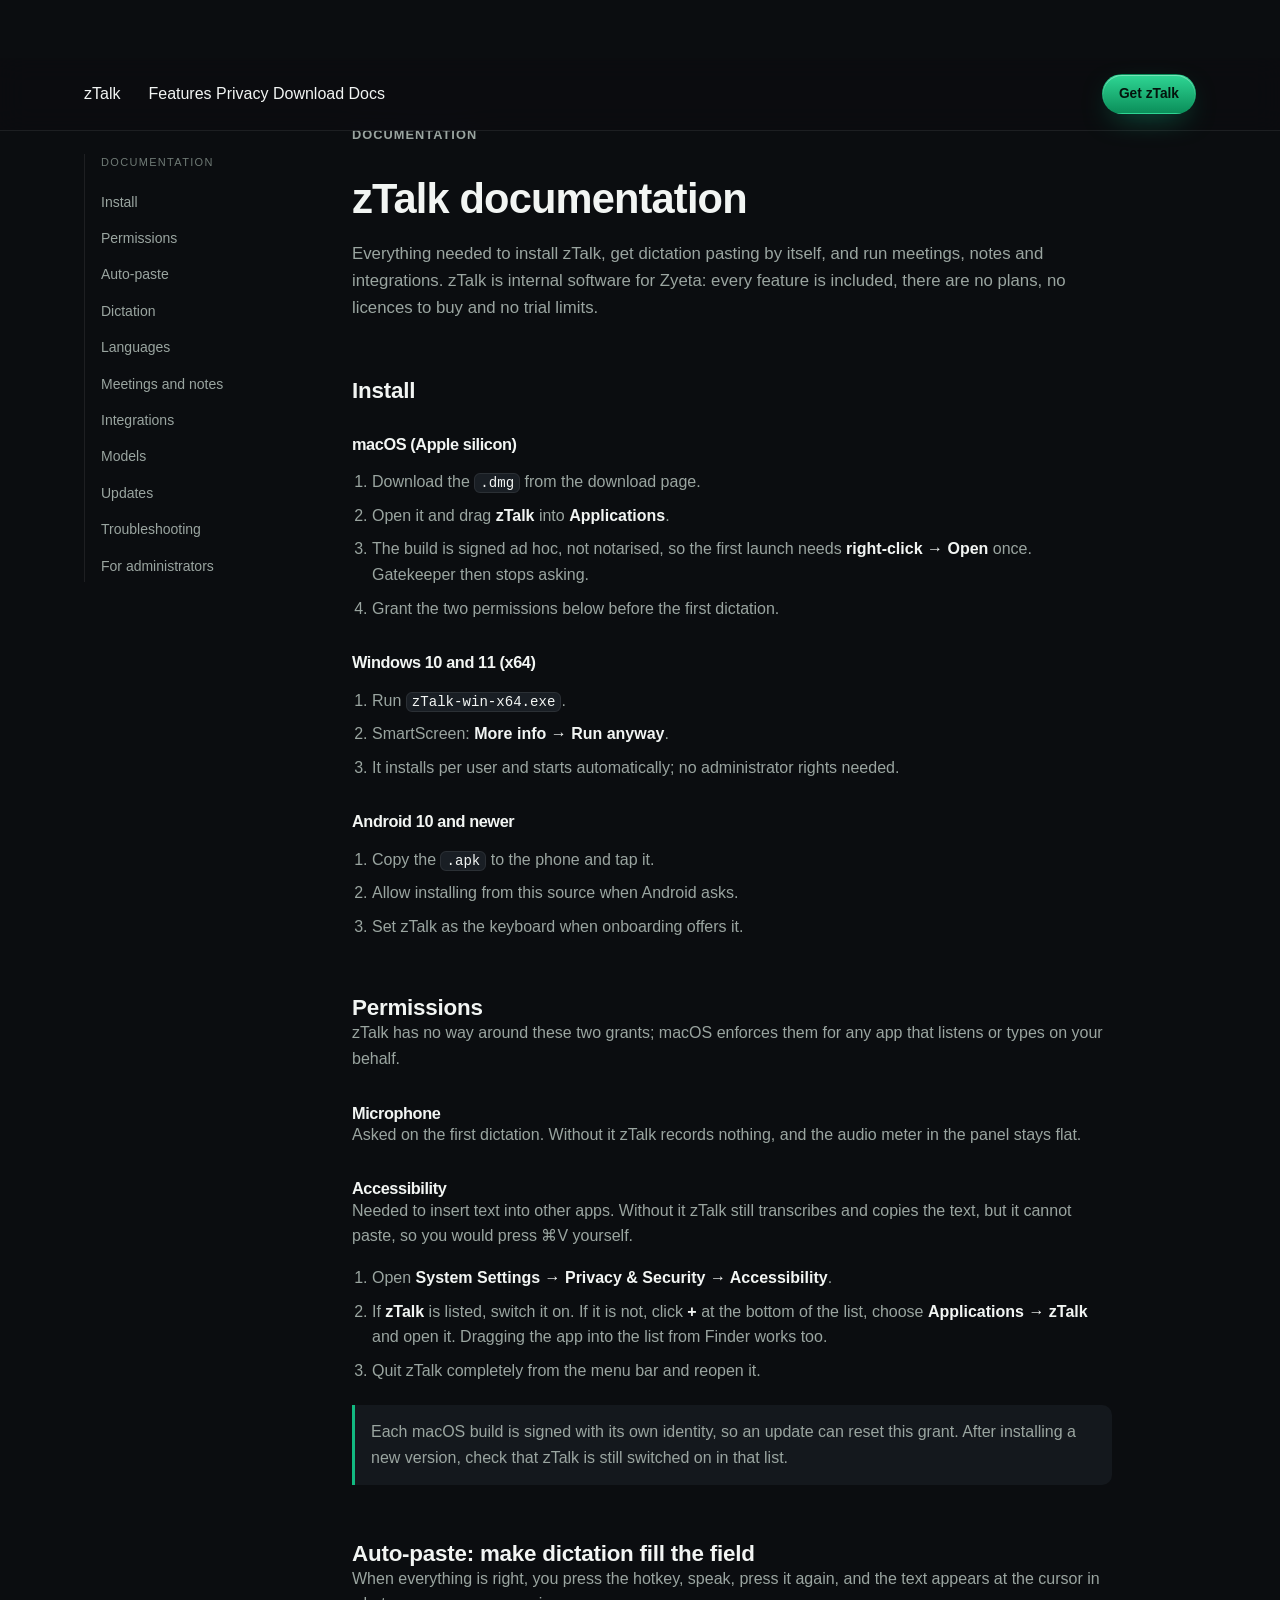
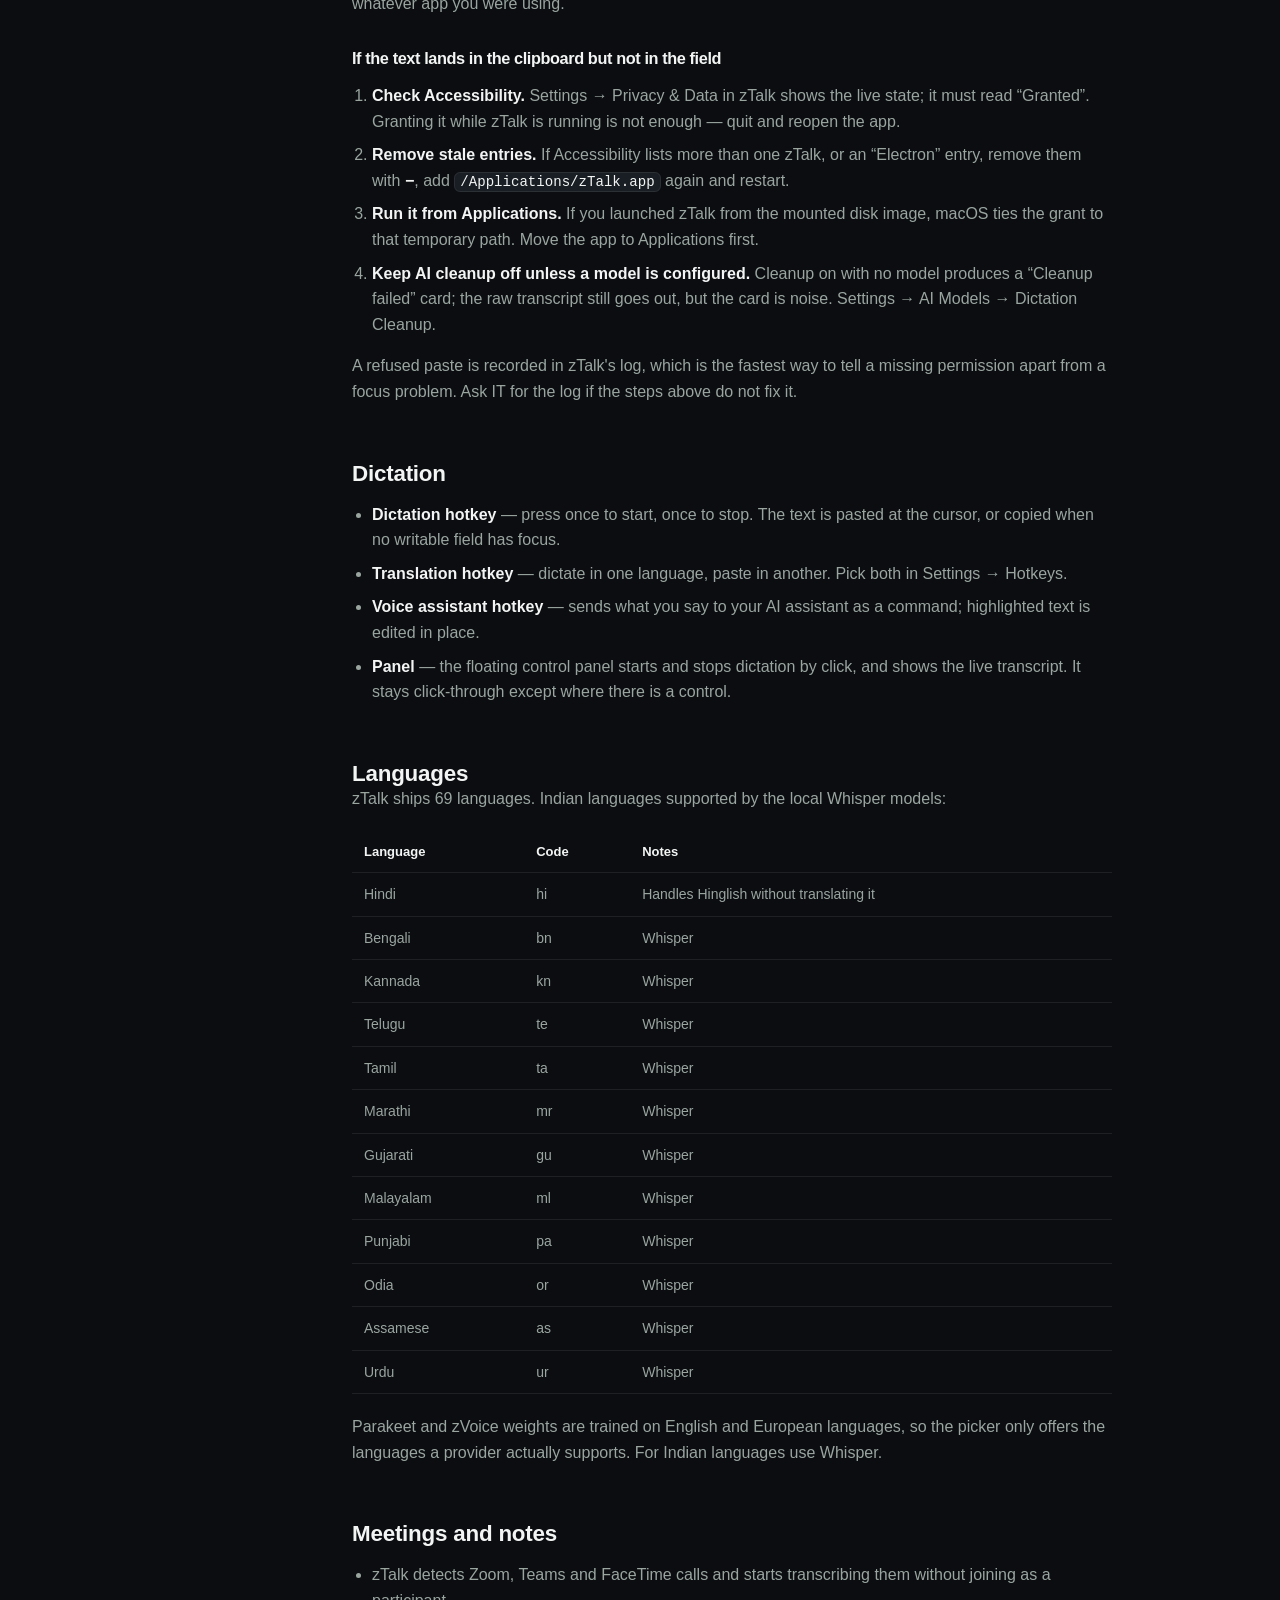
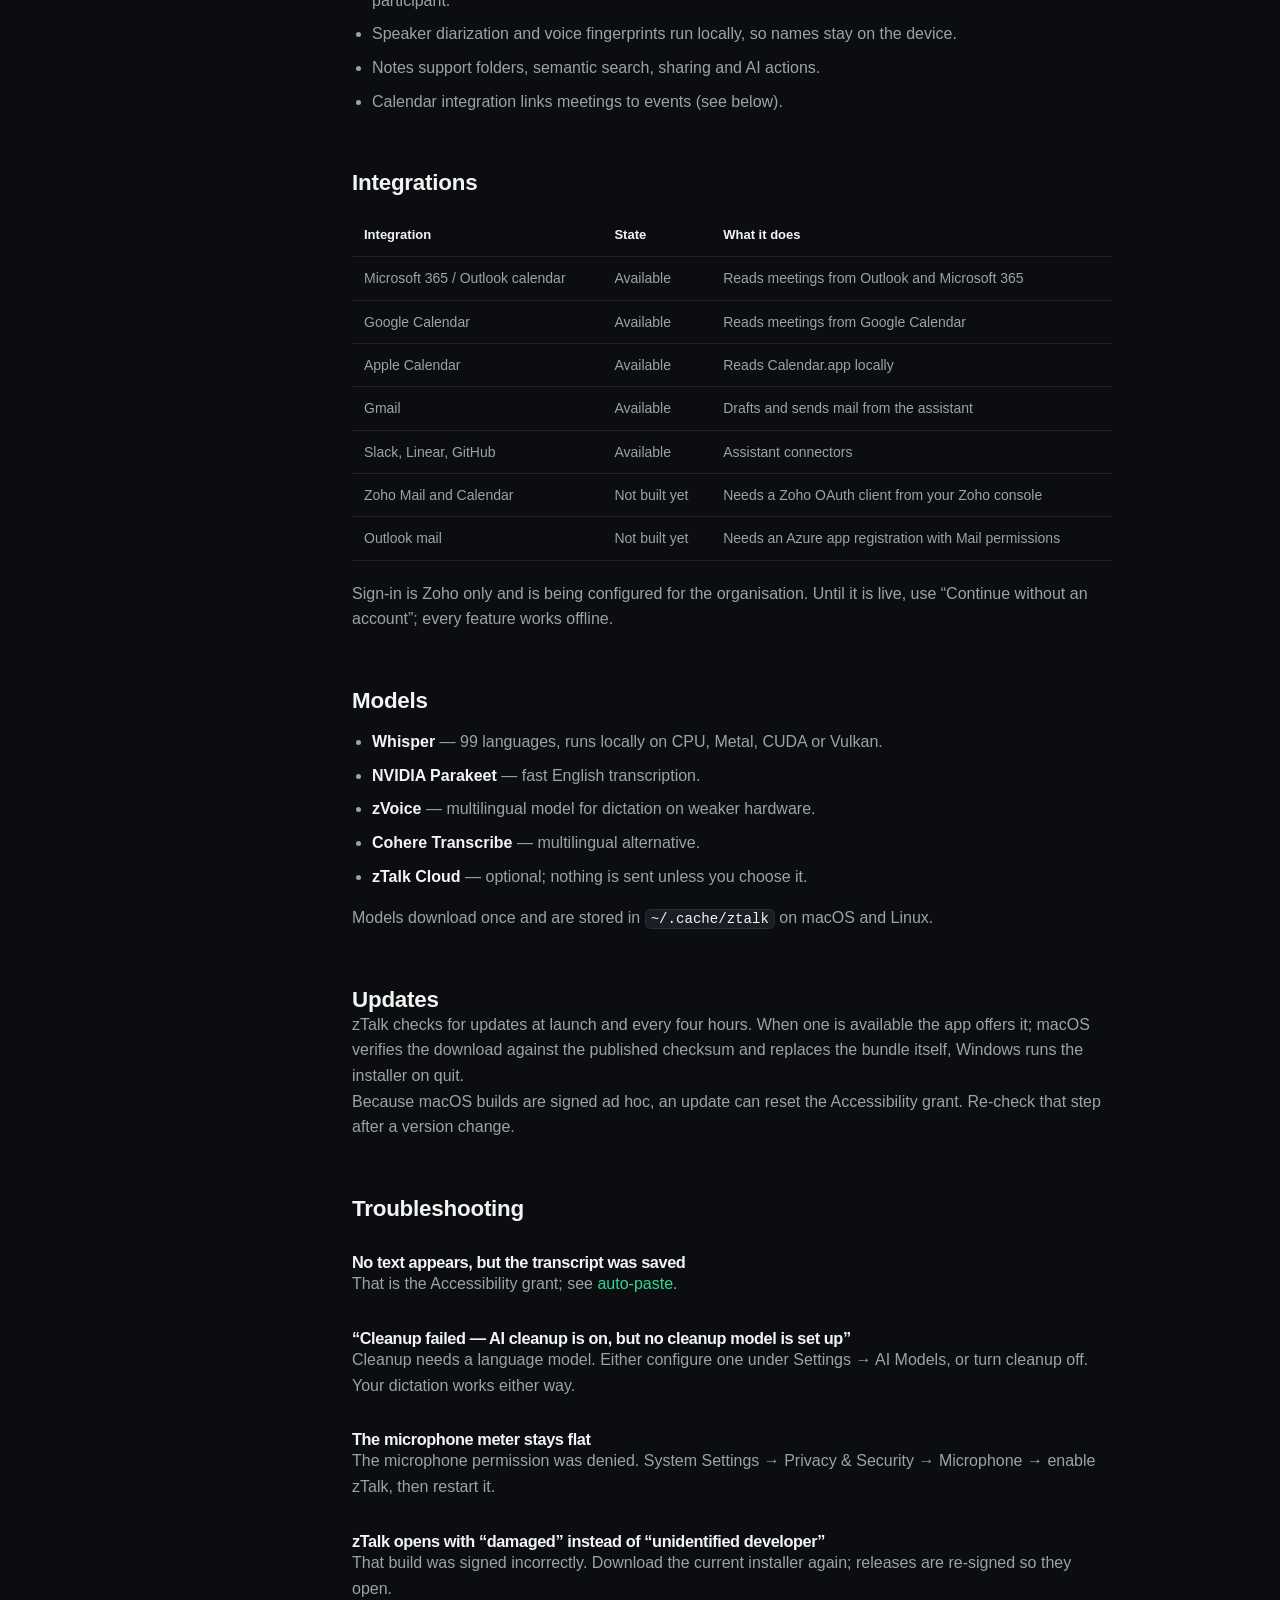
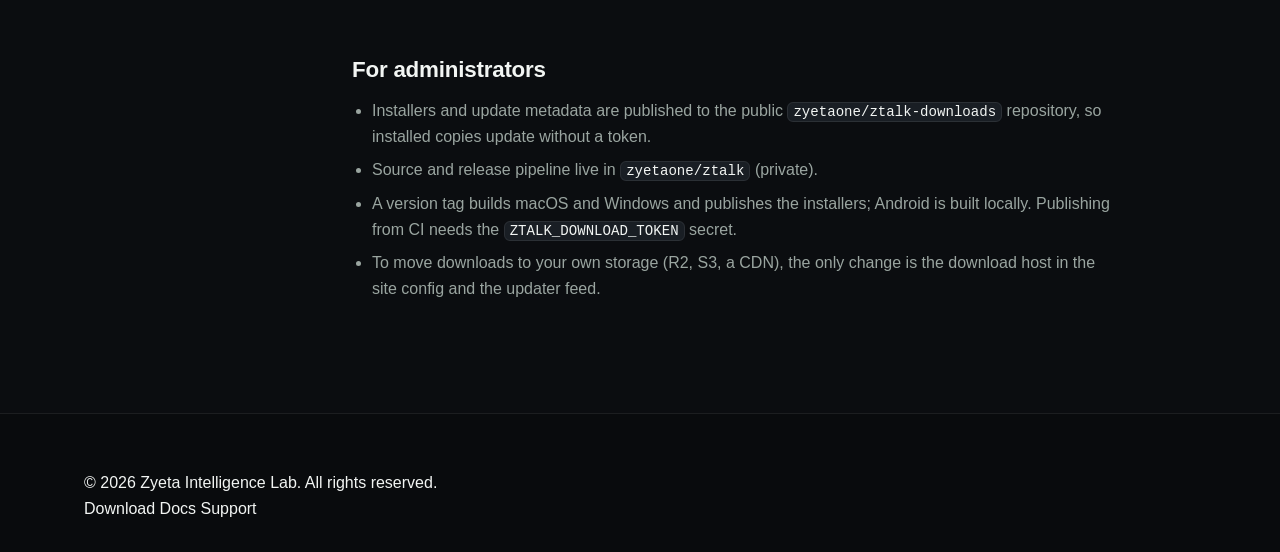
<file: docs/mcp/index.html>
<!doctype html>
<html lang="en">
  <head>
    <meta charset="utf-8" />
    <meta name="viewport" content="width=device-width, initial-scale=1" />
    <meta http-equiv="refresh" content="0; url=../#integrations" />
    <title>zTalk documentation</title>
    <link rel="canonical" href="../#integrations" />
  </head>
  <body>
    <p>This topic moved. <a href="../#integrations">Open the zTalk documentation</a>.</p>
  </body>
</html>
</file>
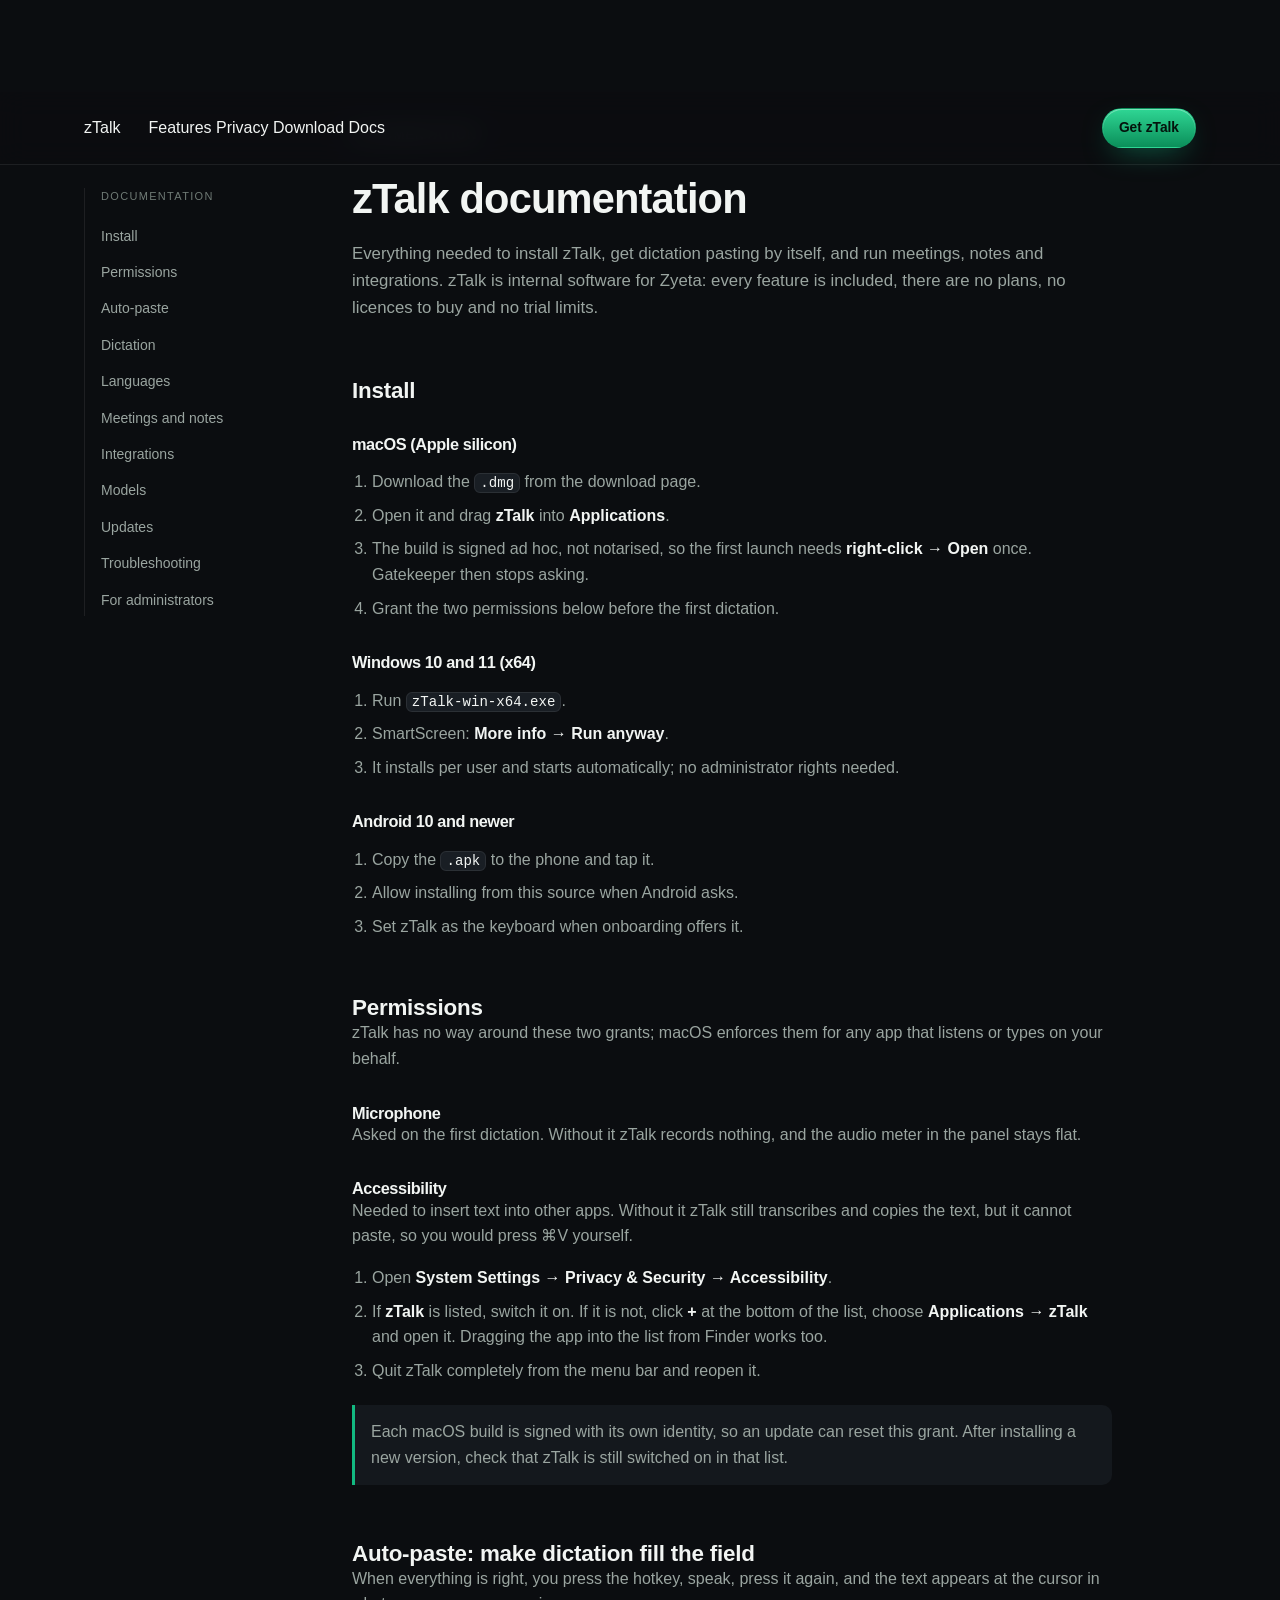
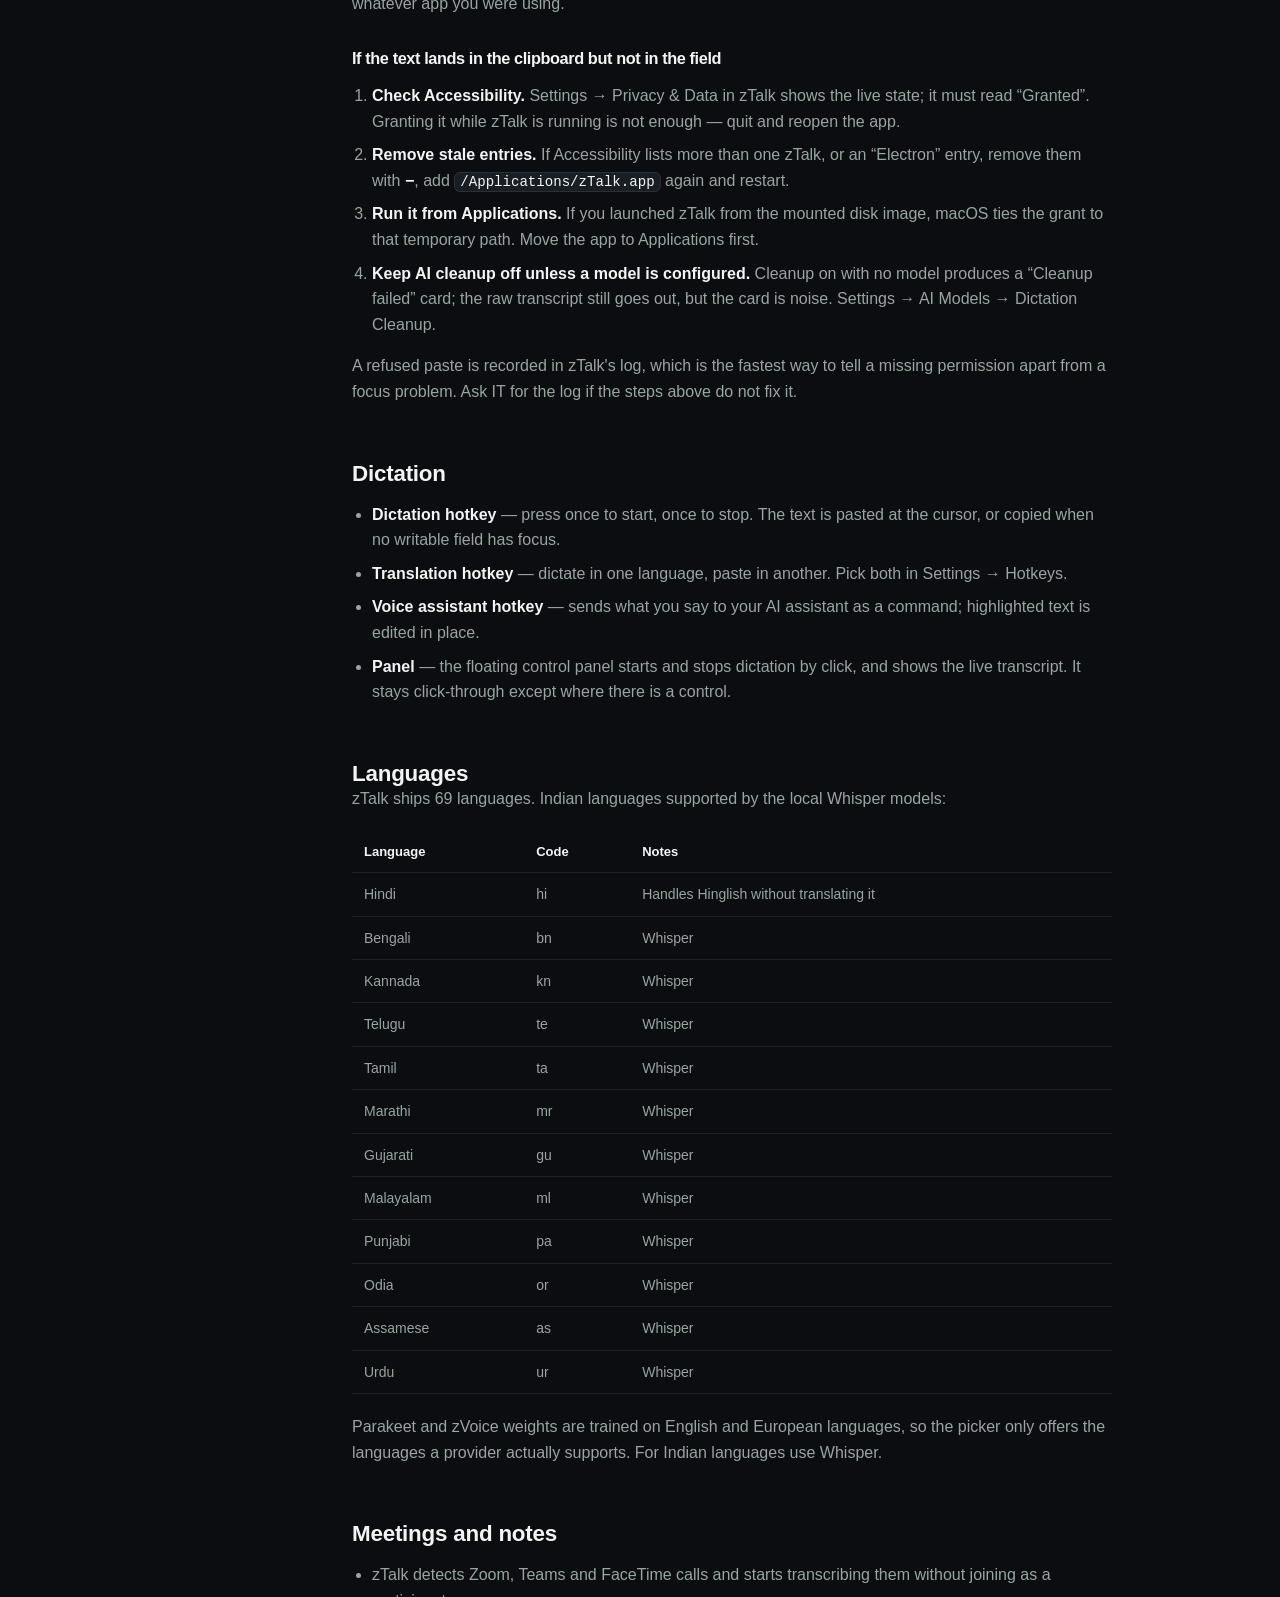
<file: docs/api/overview/index.html>
<!doctype html>
<html lang="en">
  <head>
    <meta charset="utf-8" />
    <meta name="viewport" content="width=device-width, initial-scale=1" />
    <meta http-equiv="refresh" content="0; url=../../#integrations" />
    <title>zTalk documentation</title>
    <link rel="canonical" href="../../#integrations" />
  </head>
  <body>
    <p>This topic moved. <a href="../../#integrations">Open the zTalk documentation</a>.</p>
  </body>
</html>
</file>
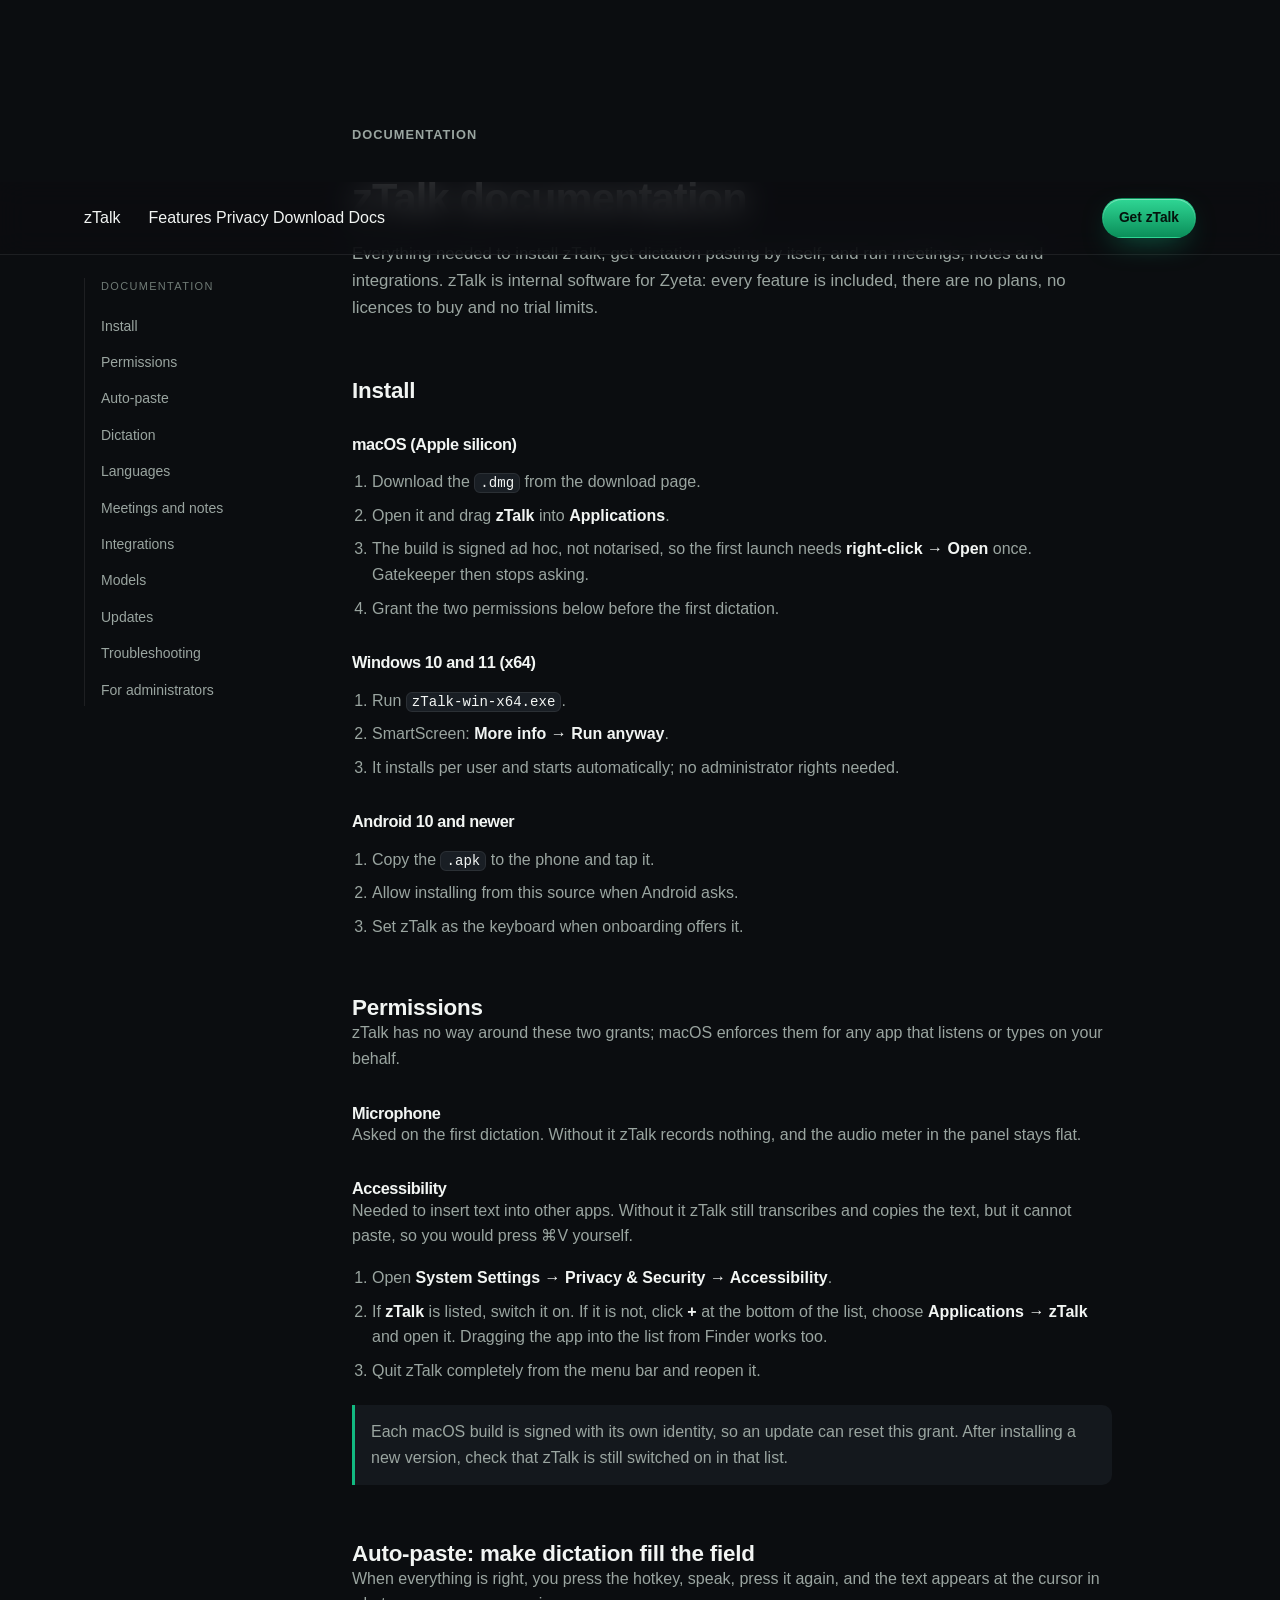
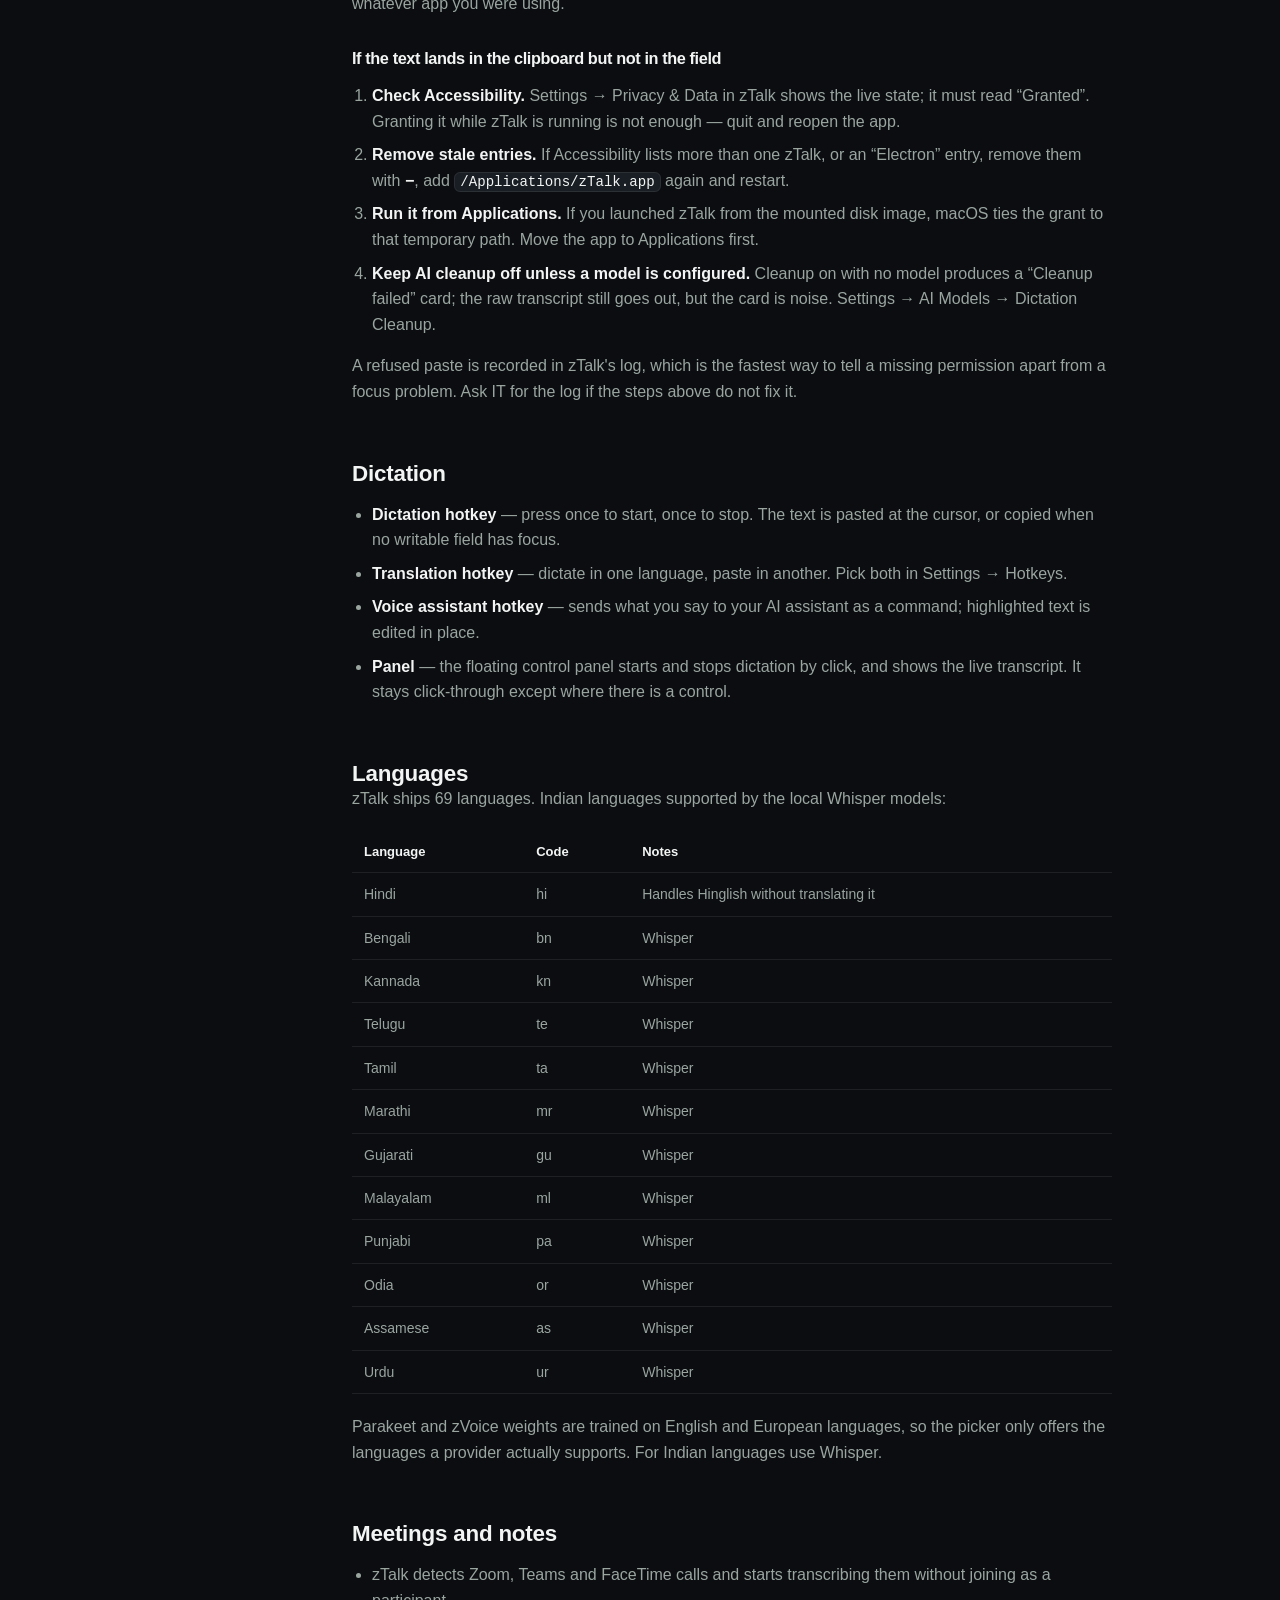
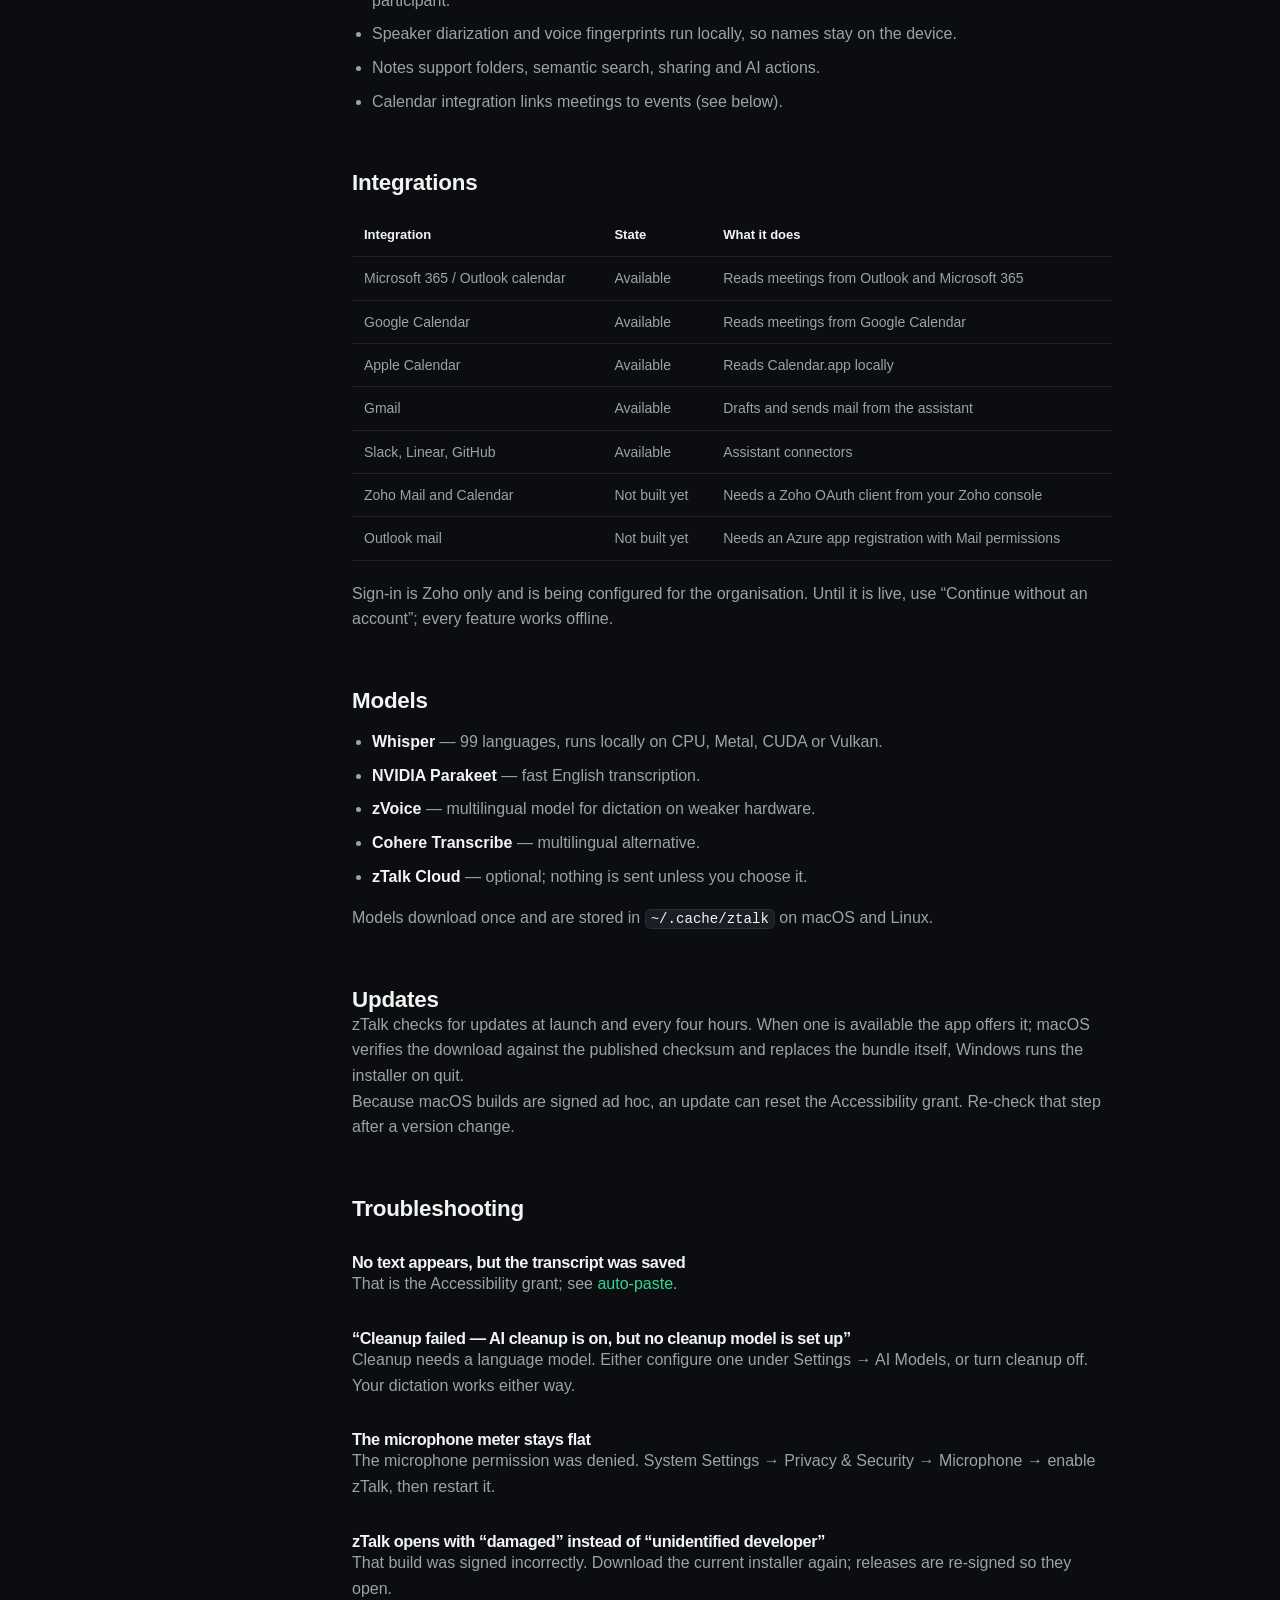
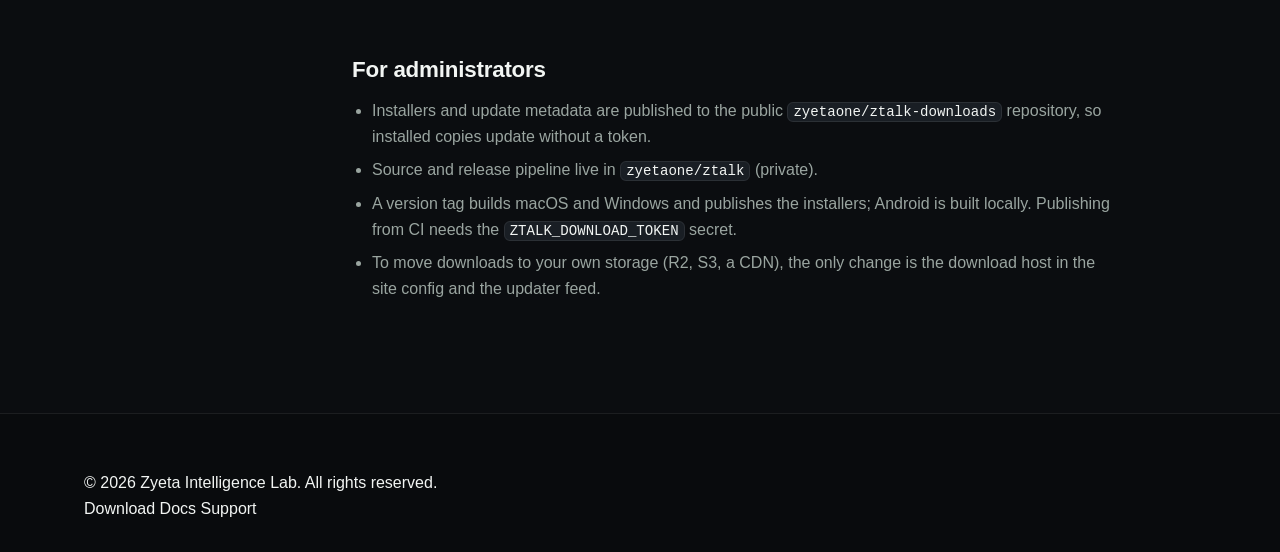
<file: docs/cli/install/index.html>
<!doctype html>
<html lang="en">
  <head>
    <meta charset="utf-8" />
    <meta name="viewport" content="width=device-width, initial-scale=1" />
    <meta http-equiv="refresh" content="0; url=../../#admin" />
    <title>zTalk documentation</title>
    <link rel="canonical" href="../../#admin" />
  </head>
  <body>
    <p>This topic moved. <a href="../../#admin">Open the zTalk documentation</a>.</p>
  </body>
</html>
</file>
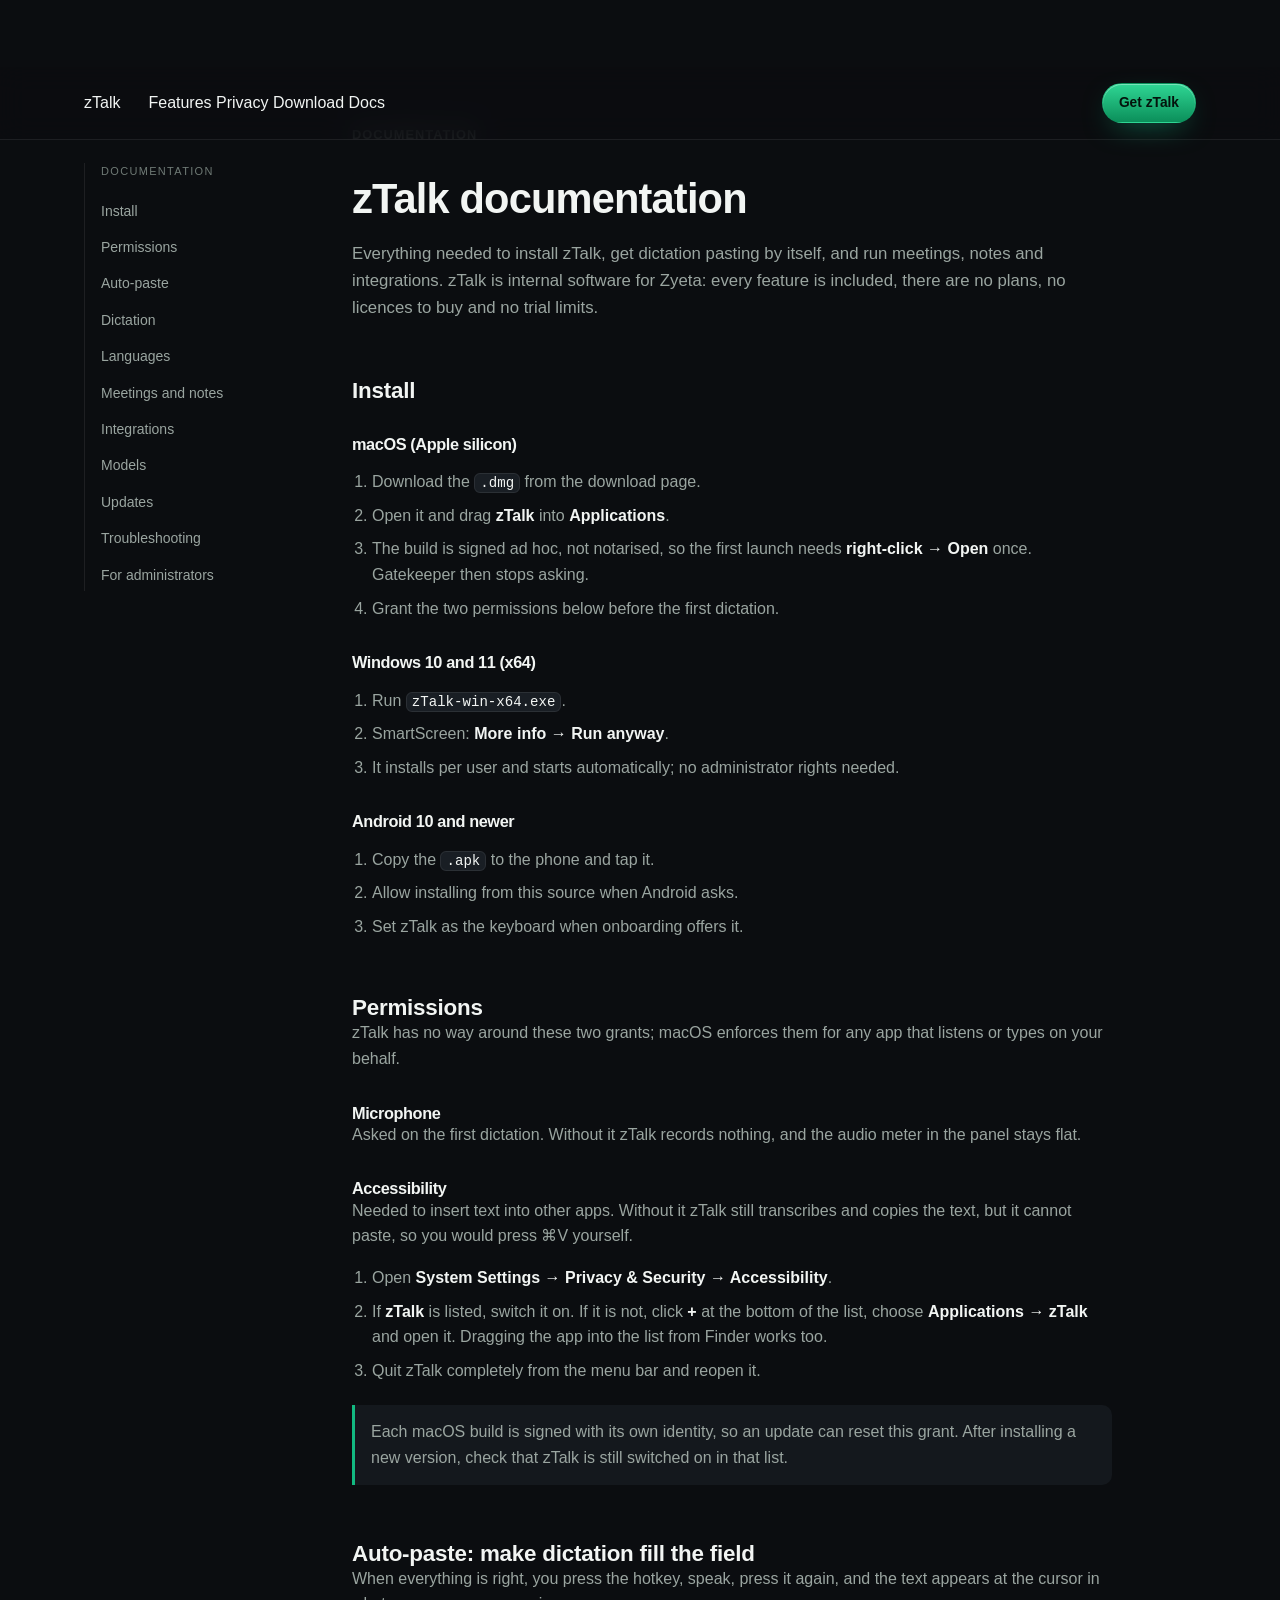
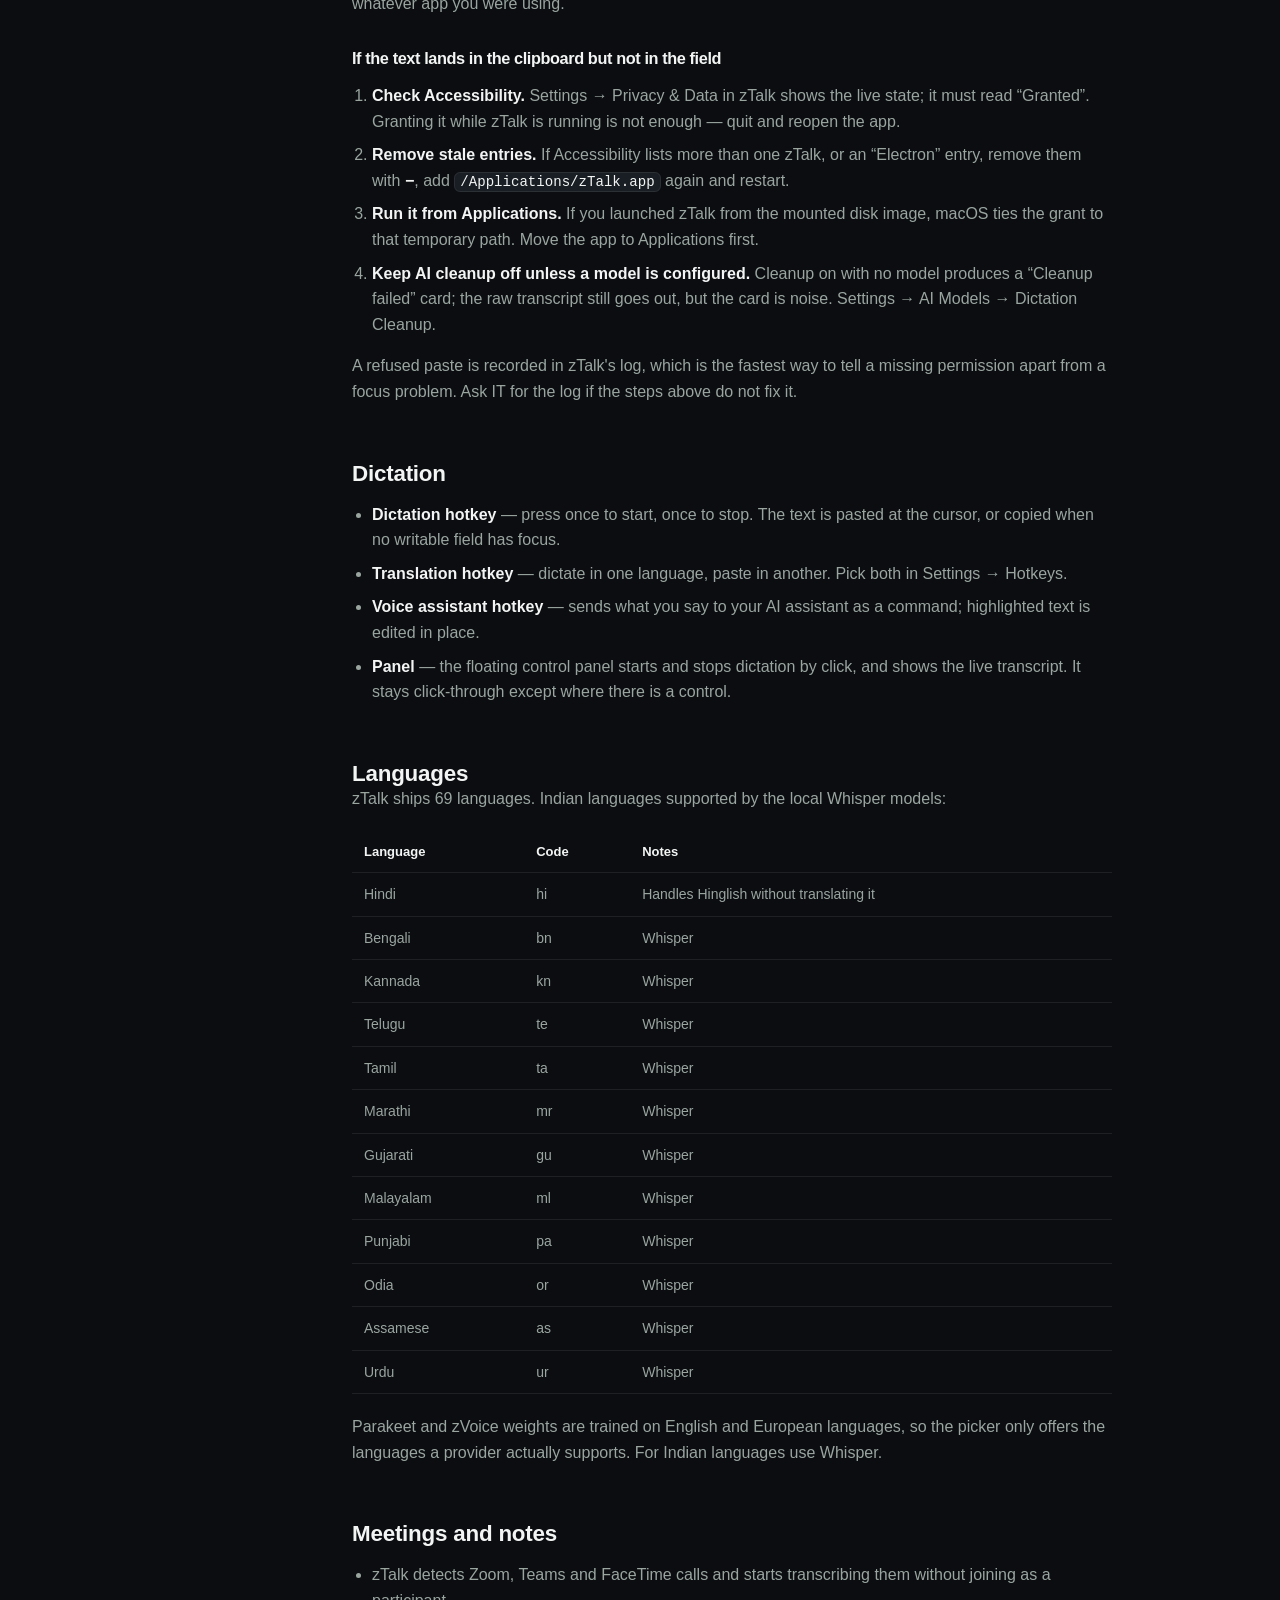
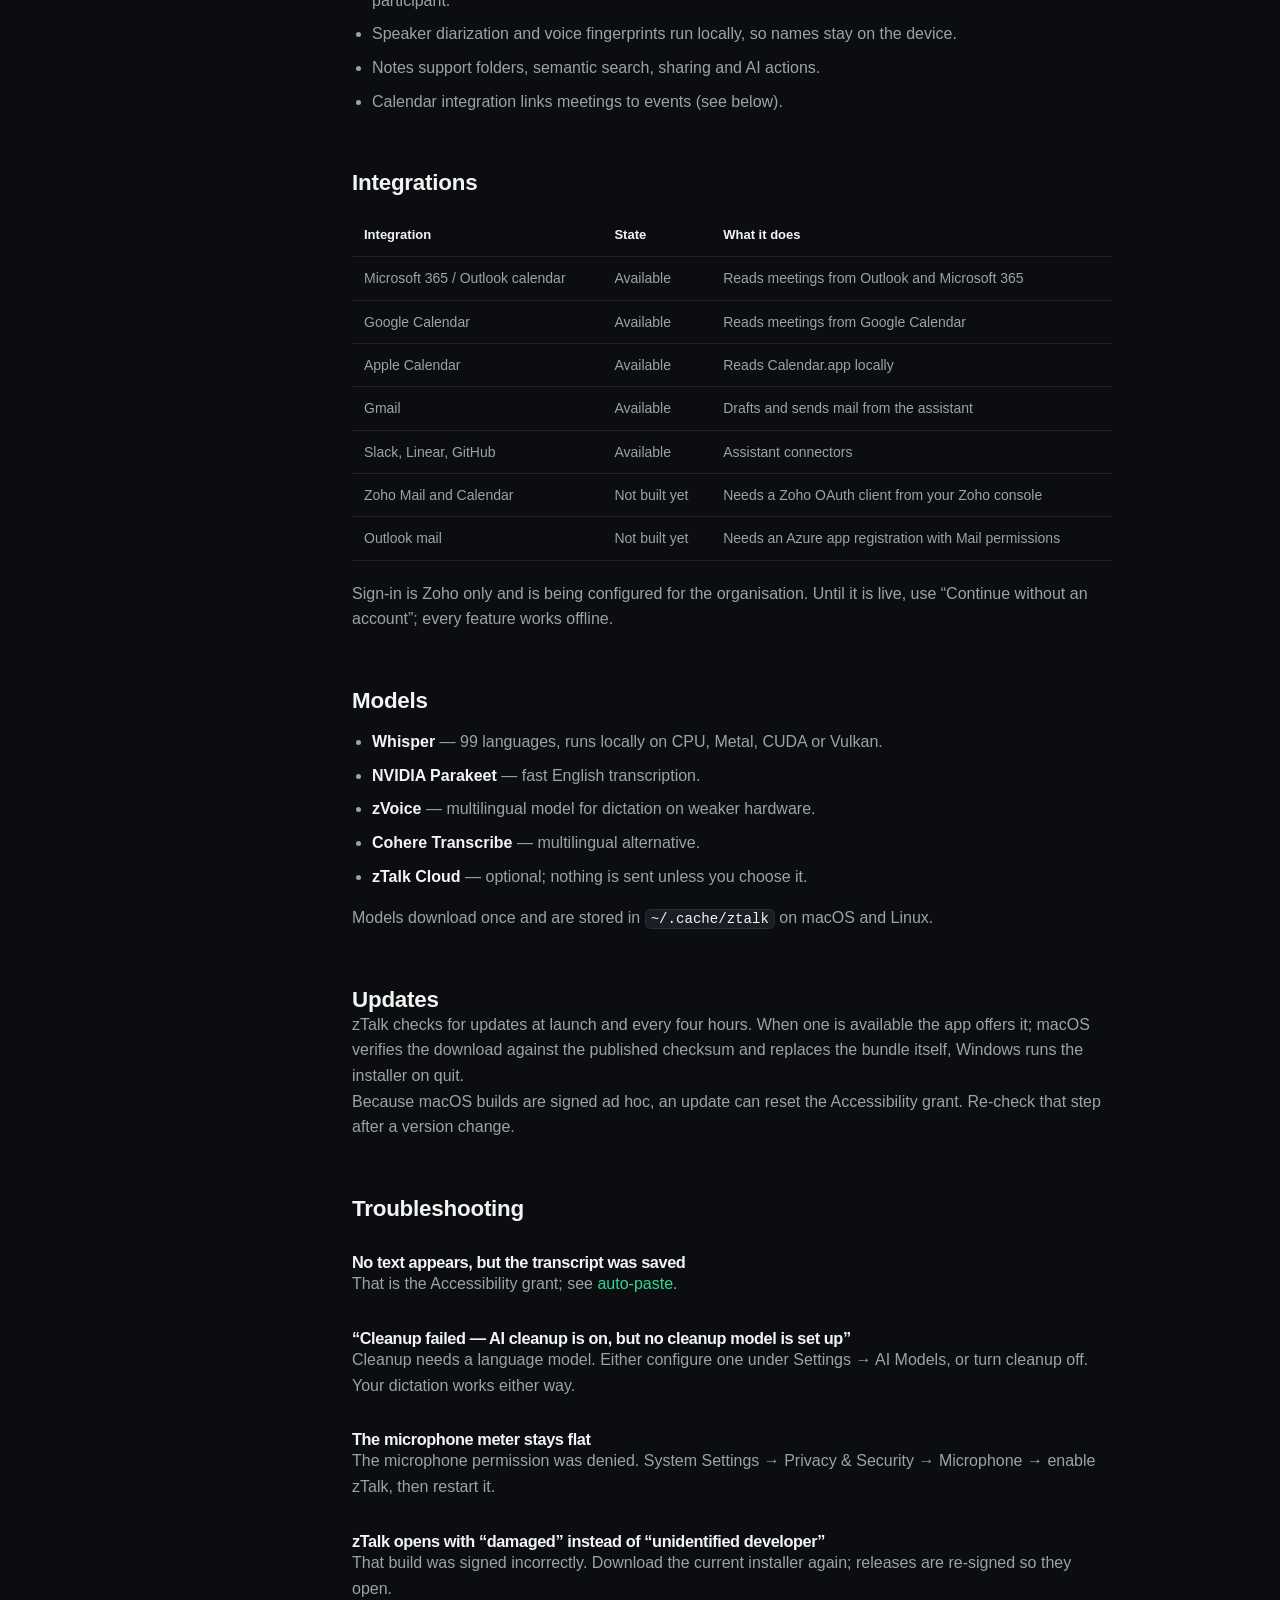
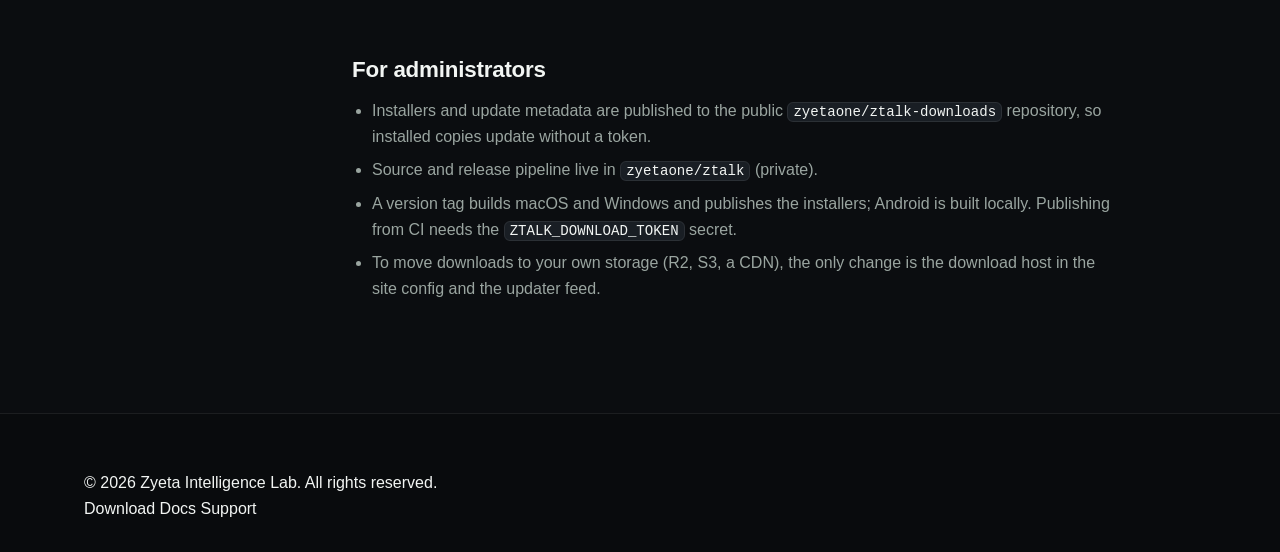
<file: docs/guides/local-models/index.html>
<!doctype html>
<html lang="en">
  <head>
    <meta charset="utf-8" />
    <meta name="viewport" content="width=device-width, initial-scale=1" />
    <meta http-equiv="refresh" content="0; url=../../#models" />
    <title>zTalk documentation</title>
    <link rel="canonical" href="../../#models" />
  </head>
  <body>
    <p>This topic moved. <a href="../../#models">Open the zTalk documentation</a>.</p>
  </body>
</html>
</file>
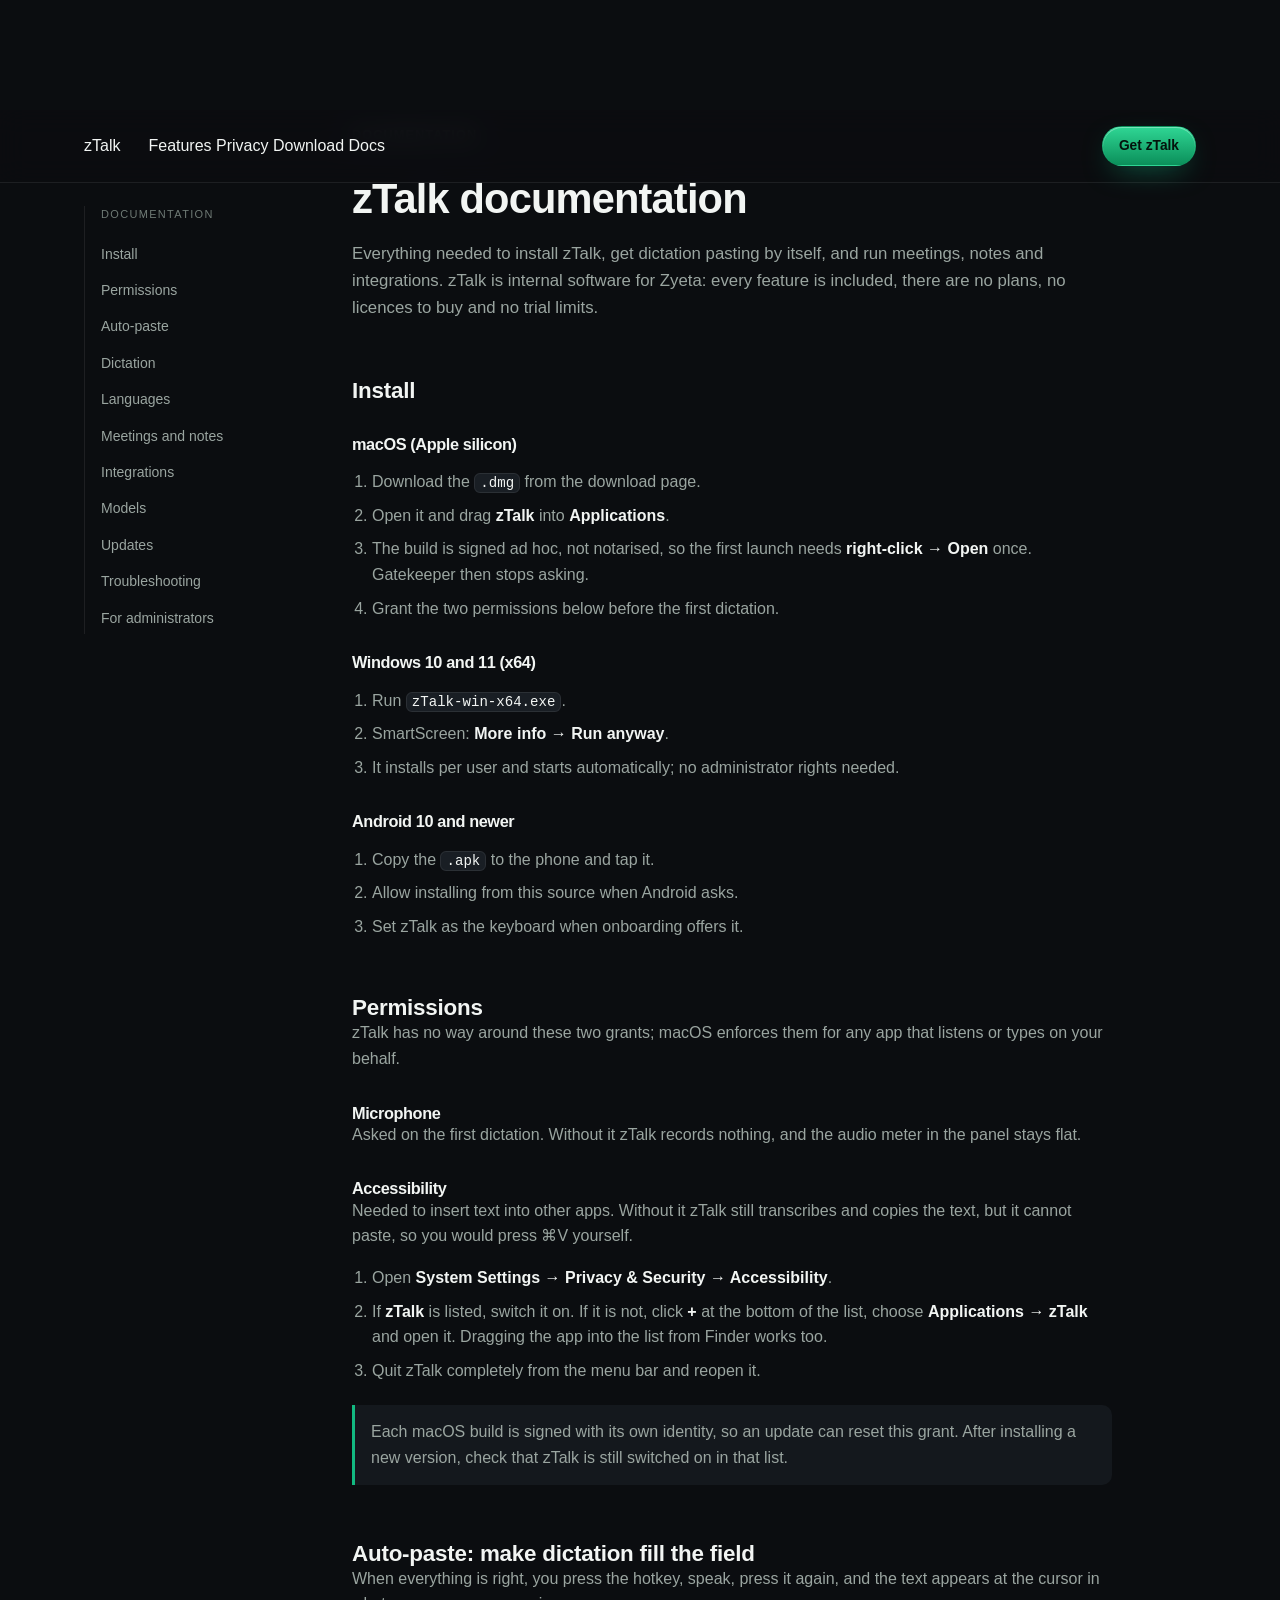
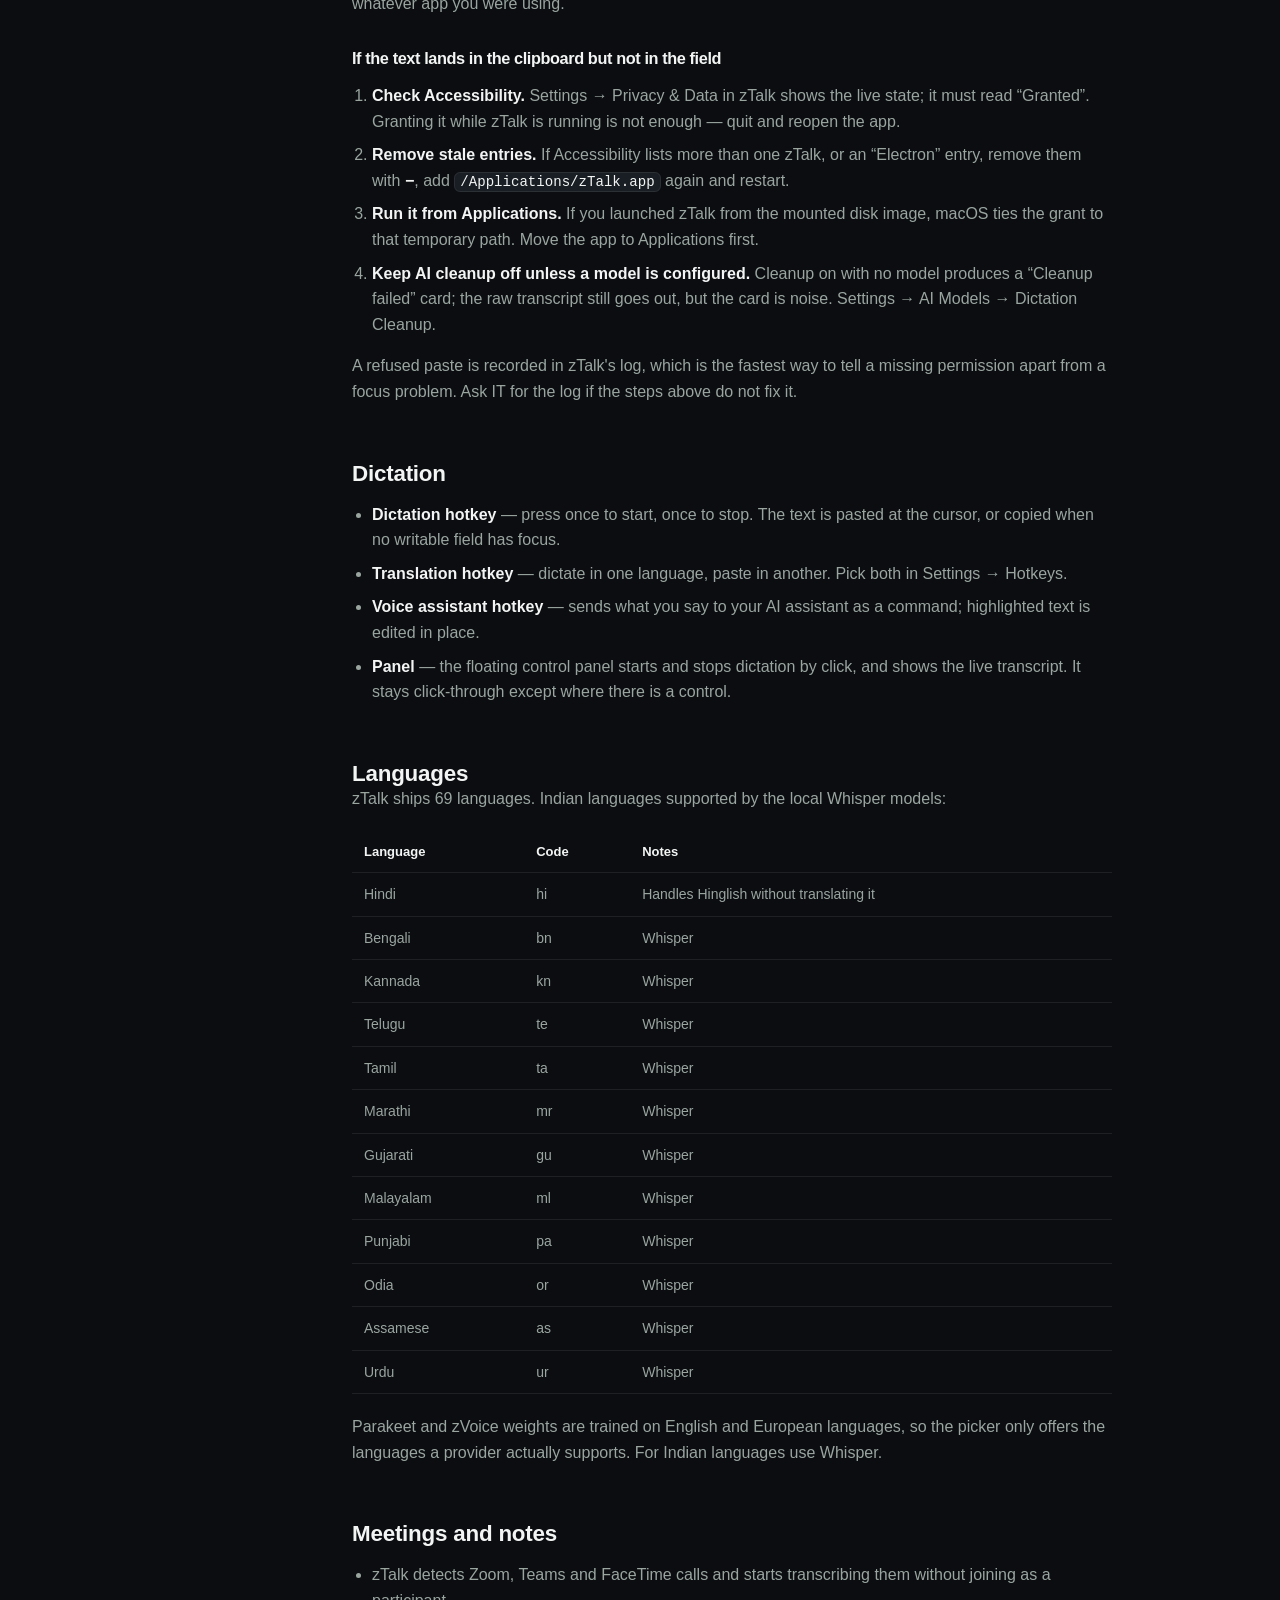
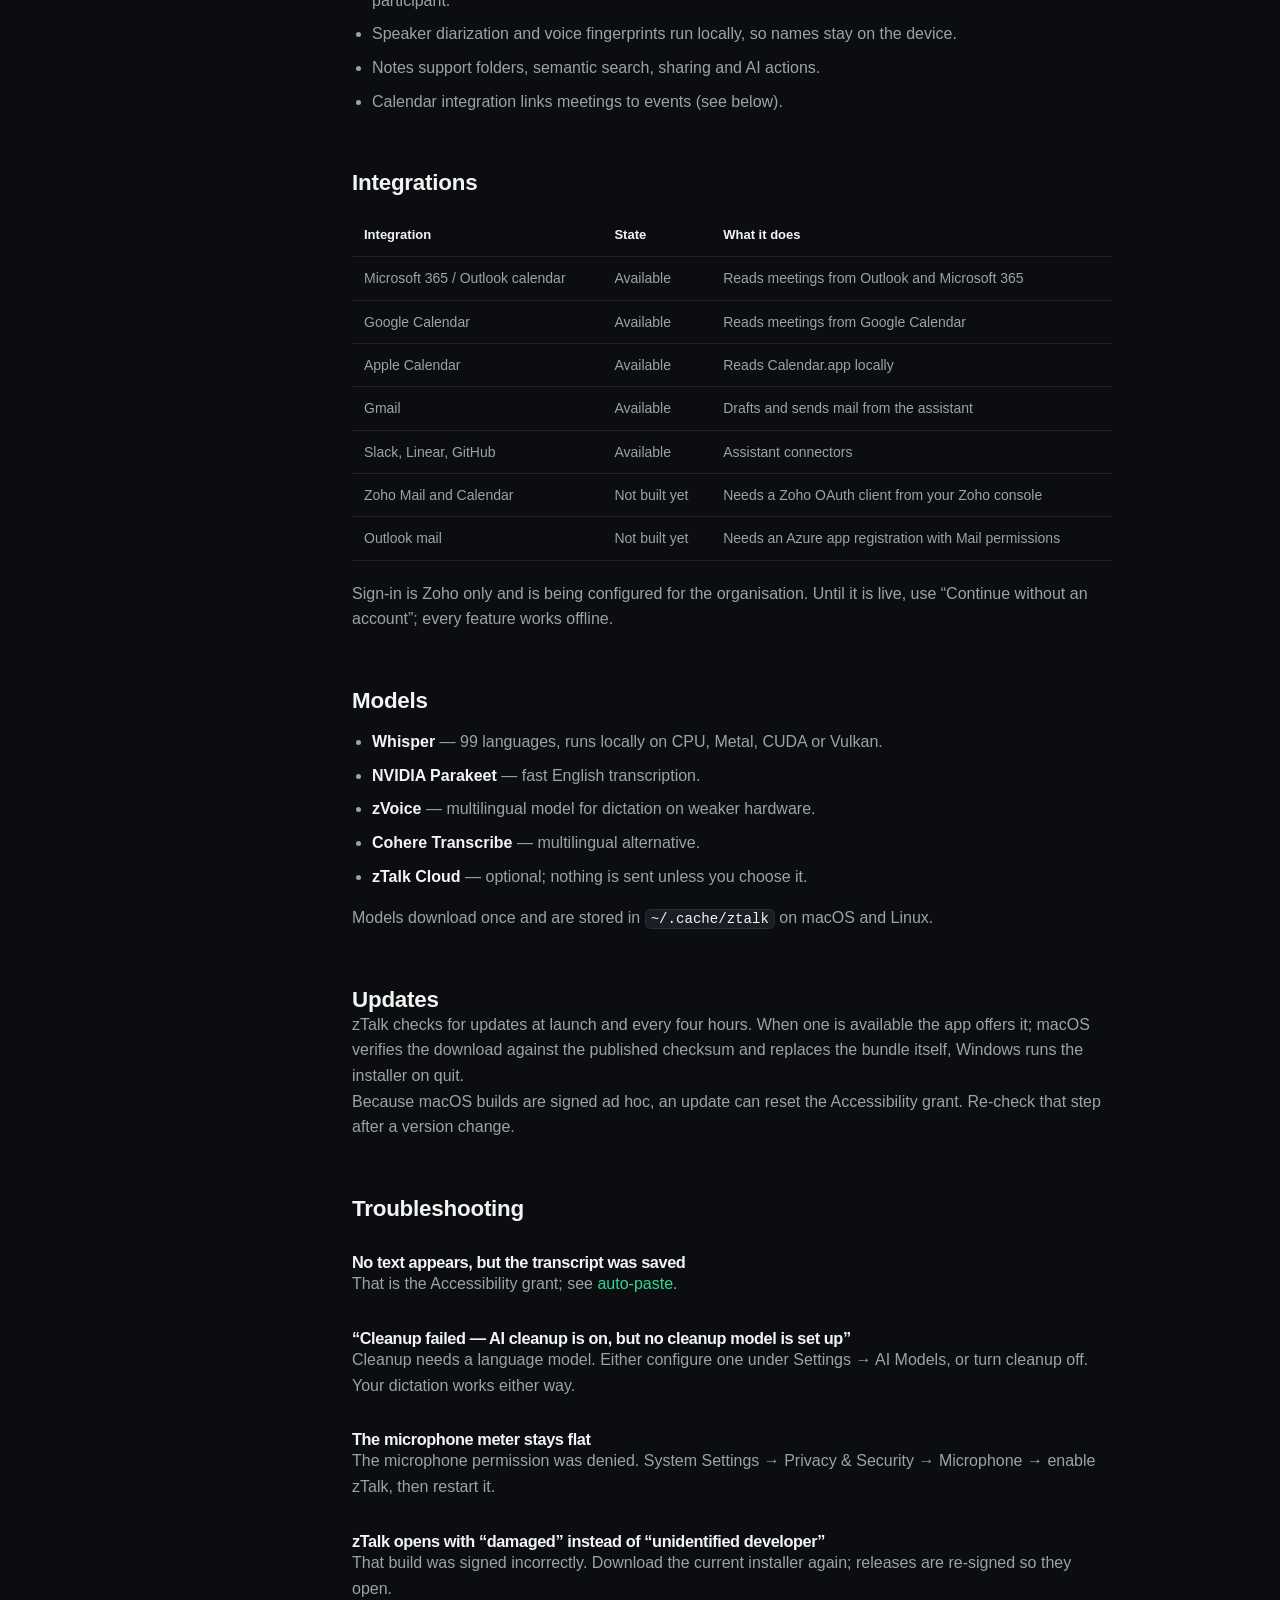
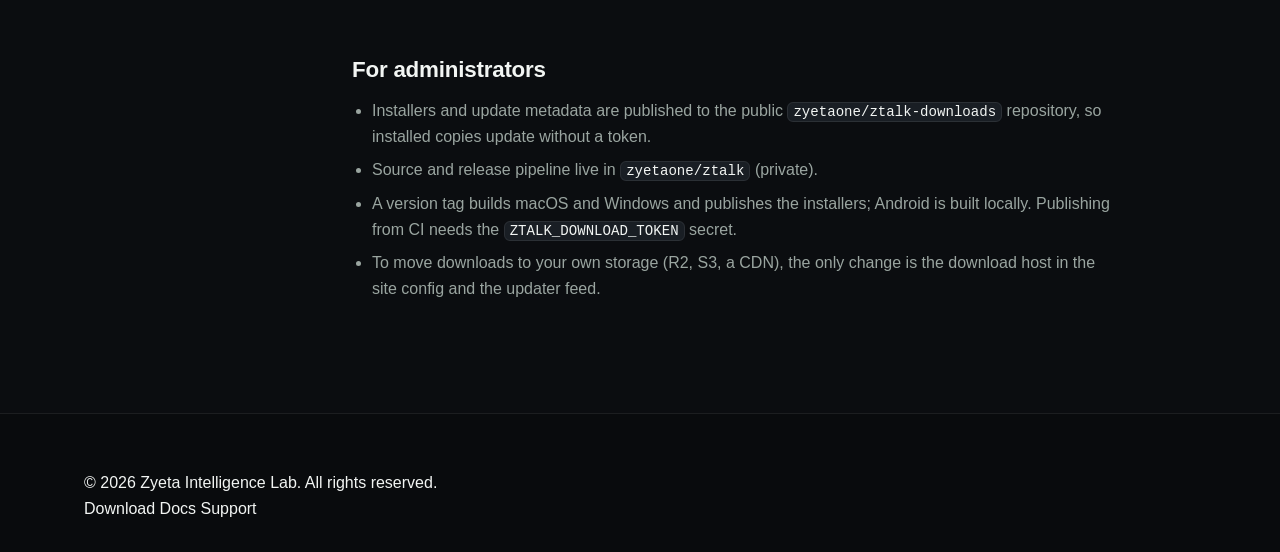
<file: docs/help/agent/chat-agent/index.html>
<!doctype html>
<html lang="en">
  <head>
    <meta charset="utf-8" />
    <meta name="viewport" content="width=device-width, initial-scale=1" />
    <meta http-equiv="refresh" content="0; url=../../../#dictation" />
    <title>zTalk documentation</title>
    <link rel="canonical" href="../../../#dictation" />
  </head>
  <body>
    <p>This topic moved. <a href="../../../#dictation">Open the zTalk documentation</a>.</p>
  </body>
</html>
</file>
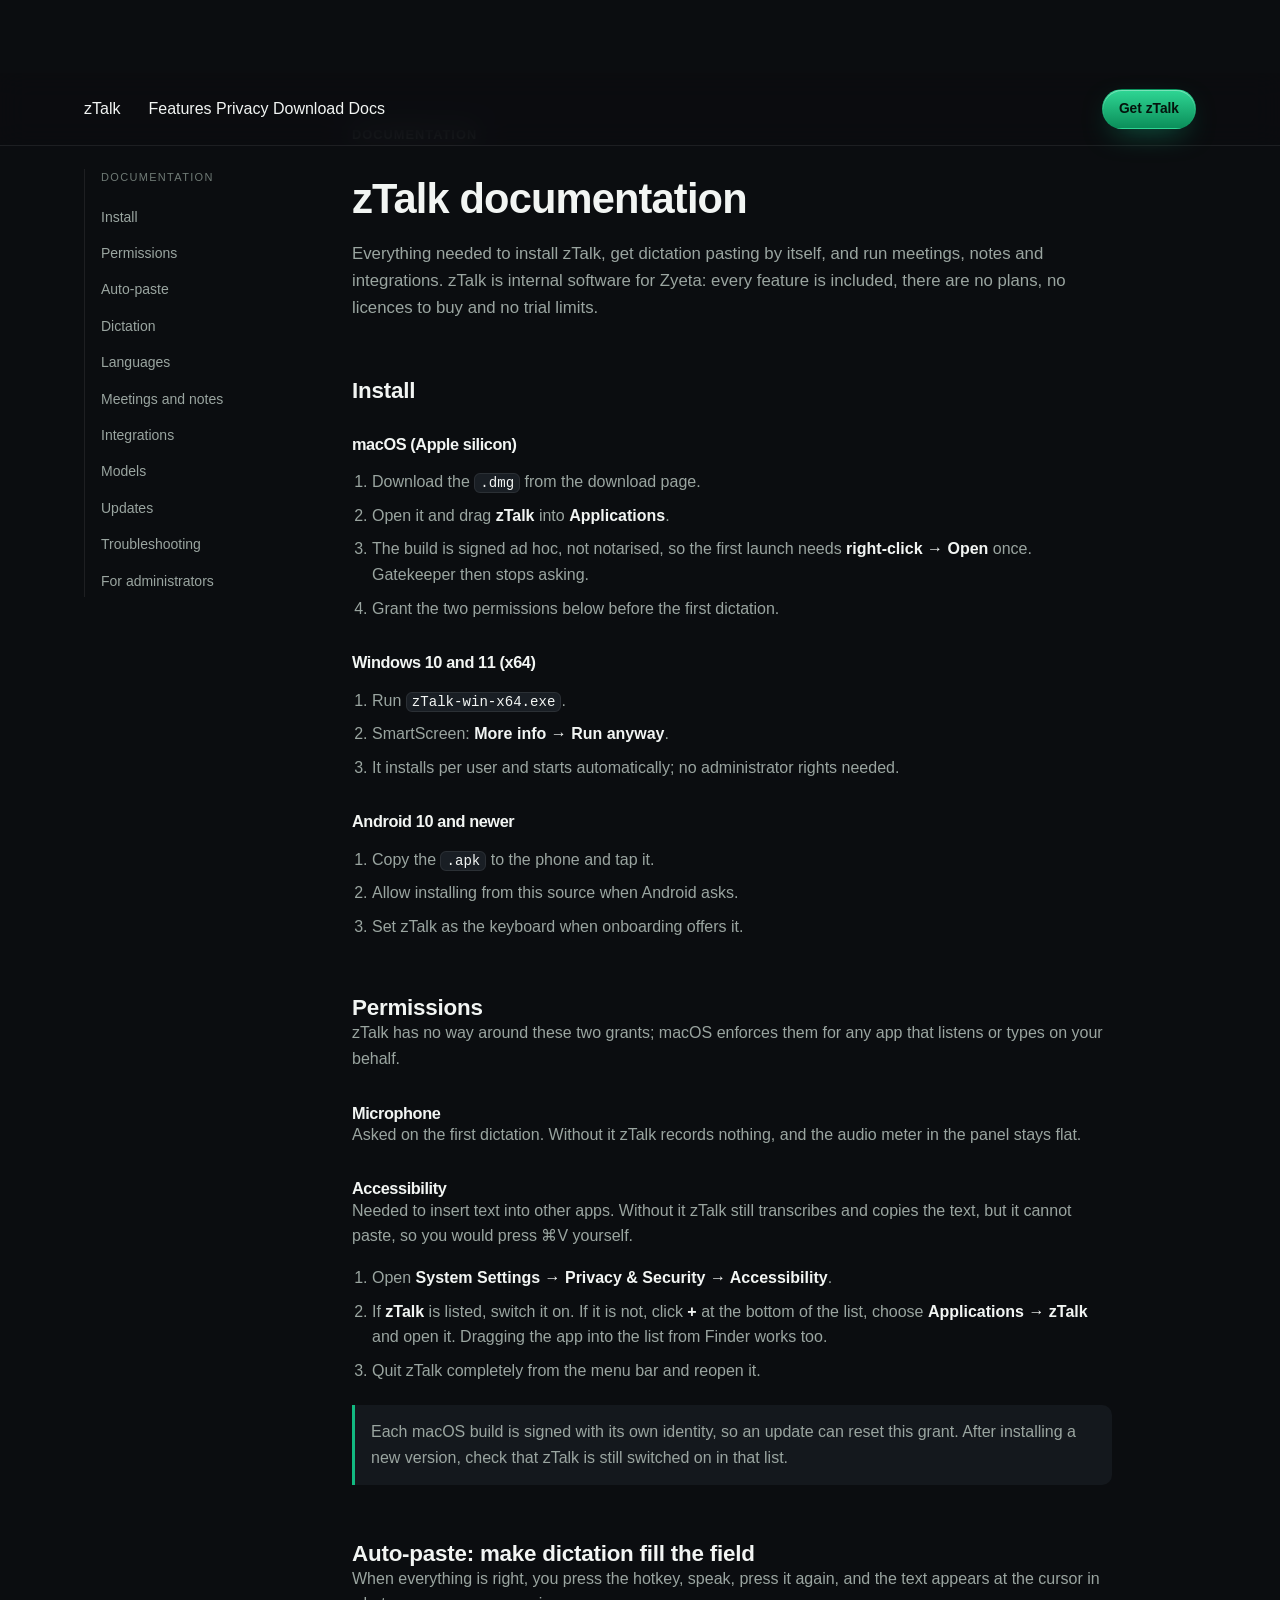
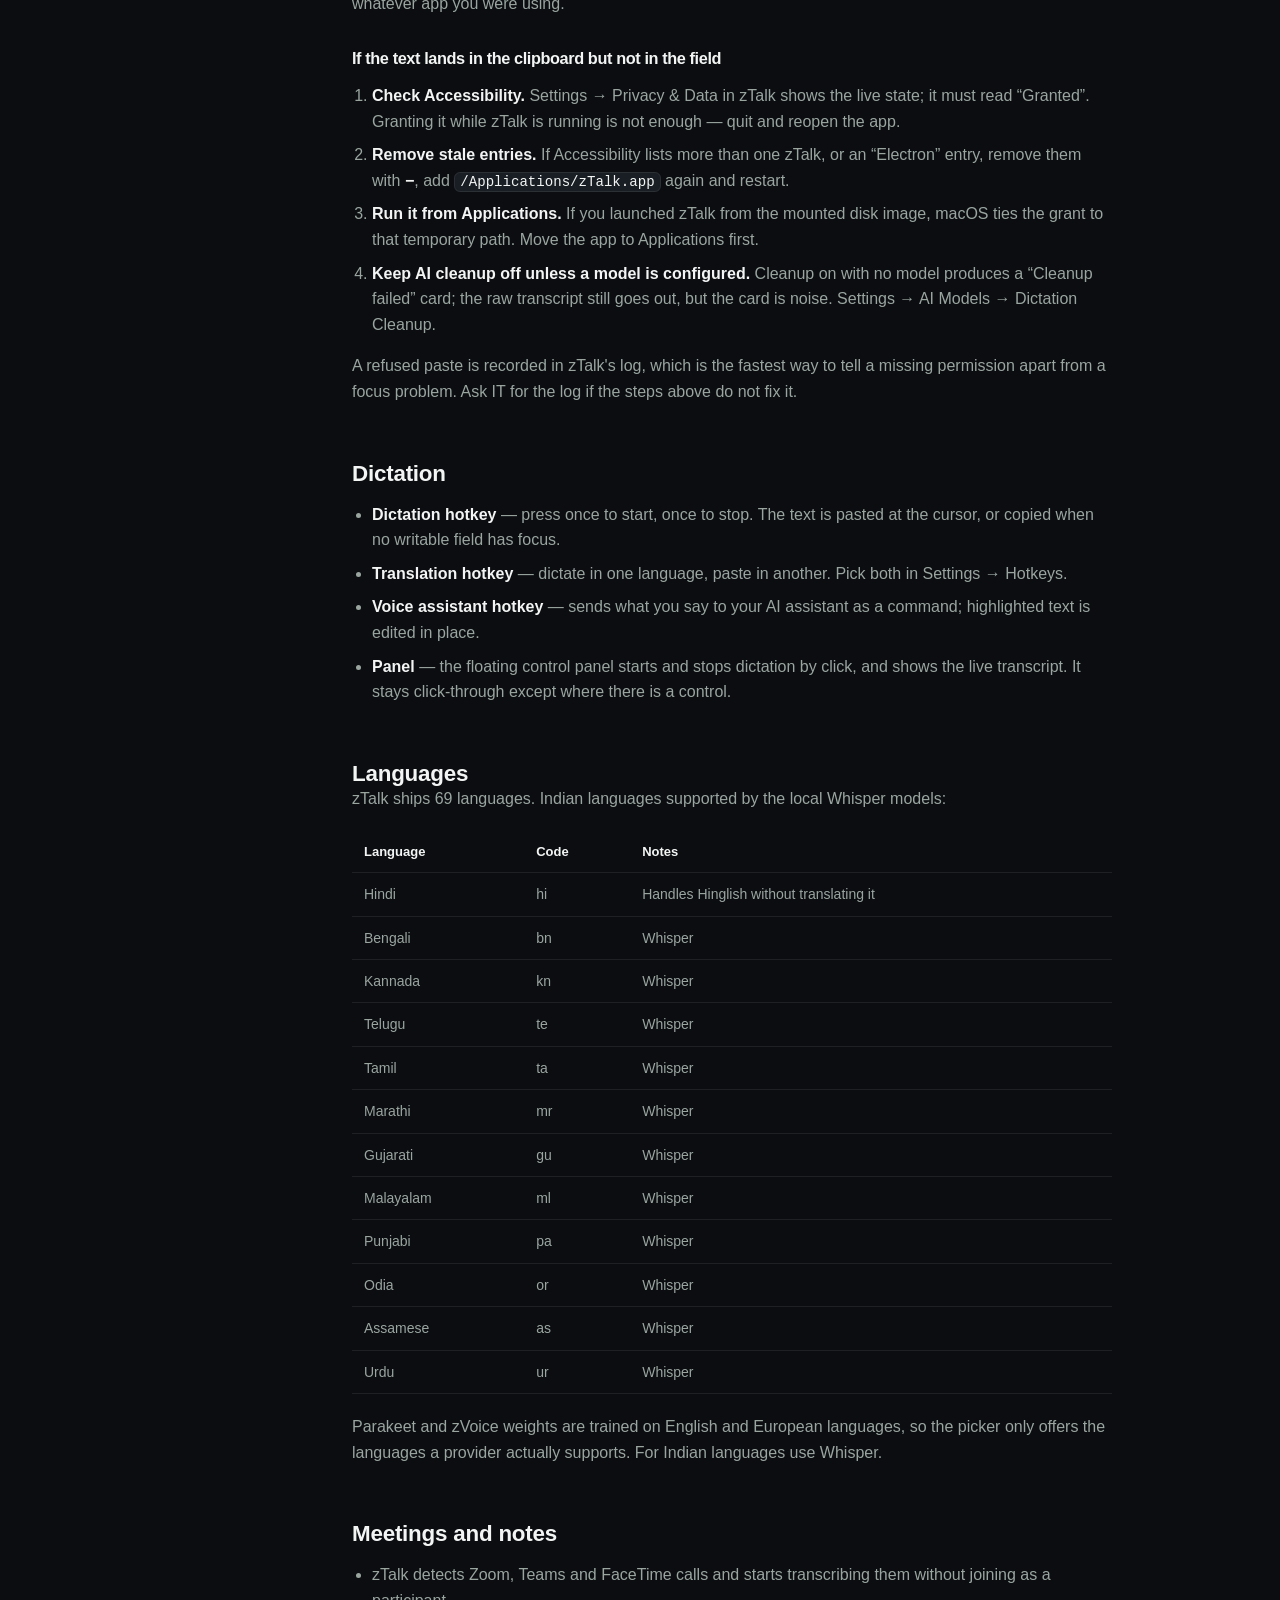
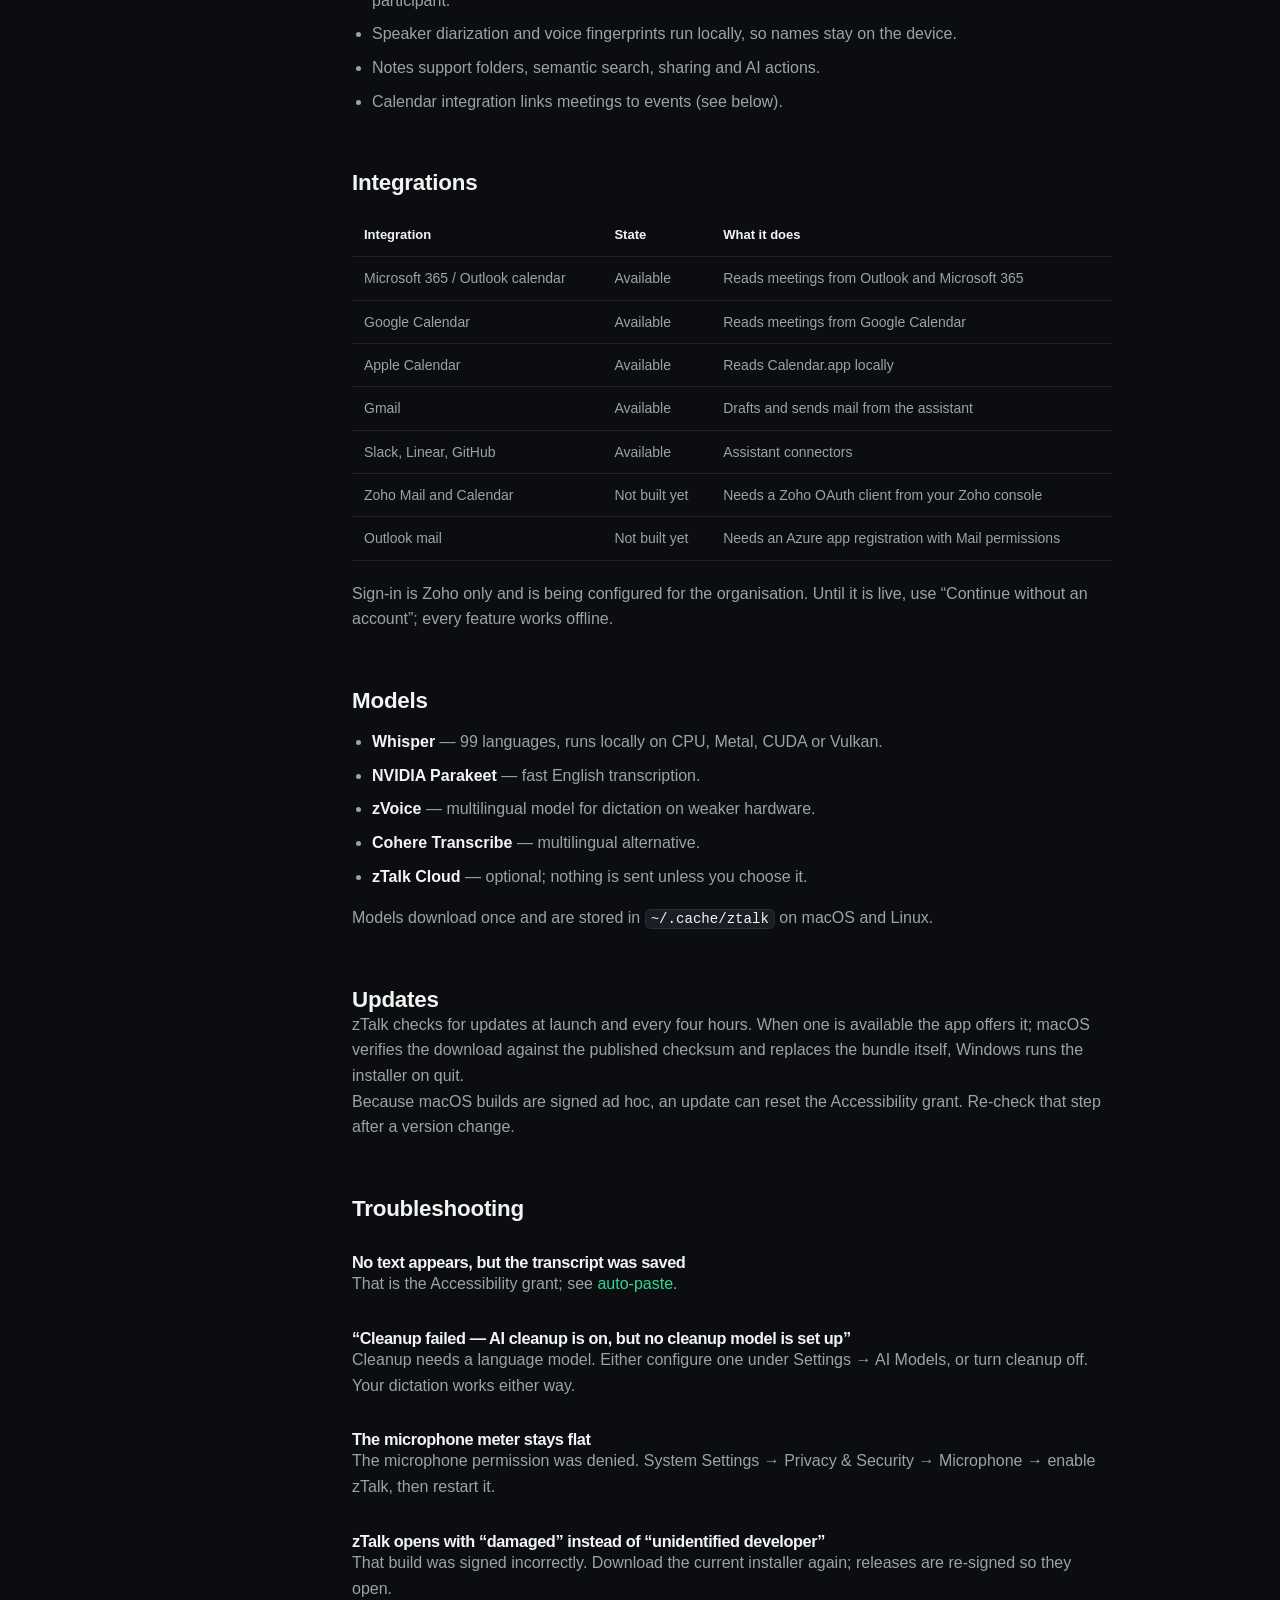
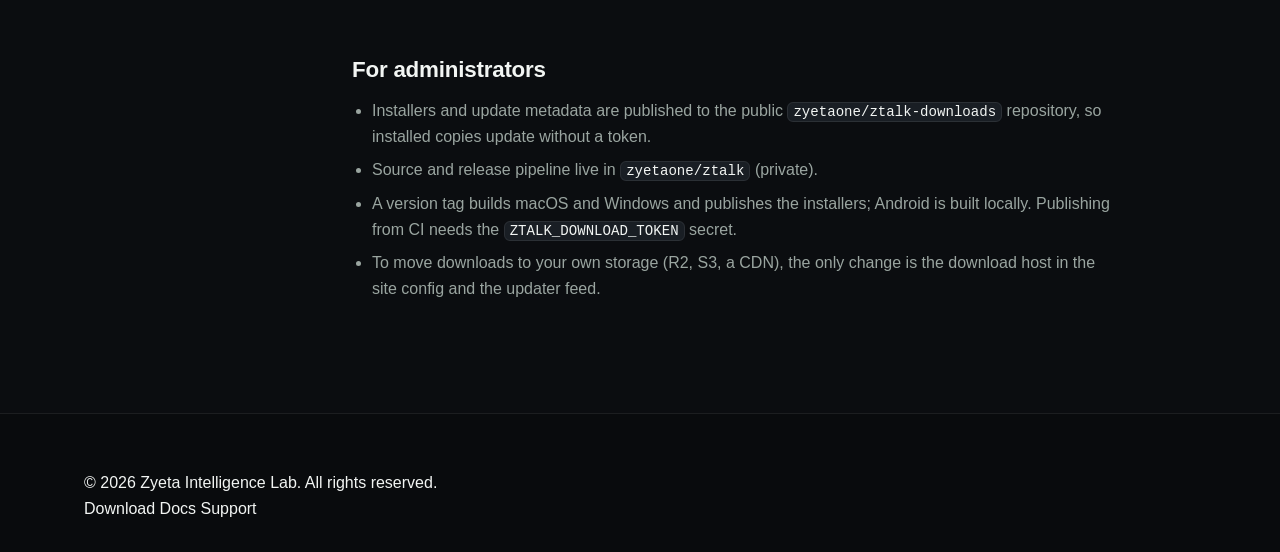
<file: docs/help/customise/choose-your-microphone/index.html>
<!doctype html>
<html lang="en">
  <head>
    <meta charset="utf-8" />
    <meta name="viewport" content="width=device-width, initial-scale=1" />
    <meta http-equiv="refresh" content="0; url=../../../#permissions" />
    <title>zTalk documentation</title>
    <link rel="canonical" href="../../../#permissions" />
  </head>
  <body>
    <p>This topic moved. <a href="../../../#permissions">Open the zTalk documentation</a>.</p>
  </body>
</html>
</file>
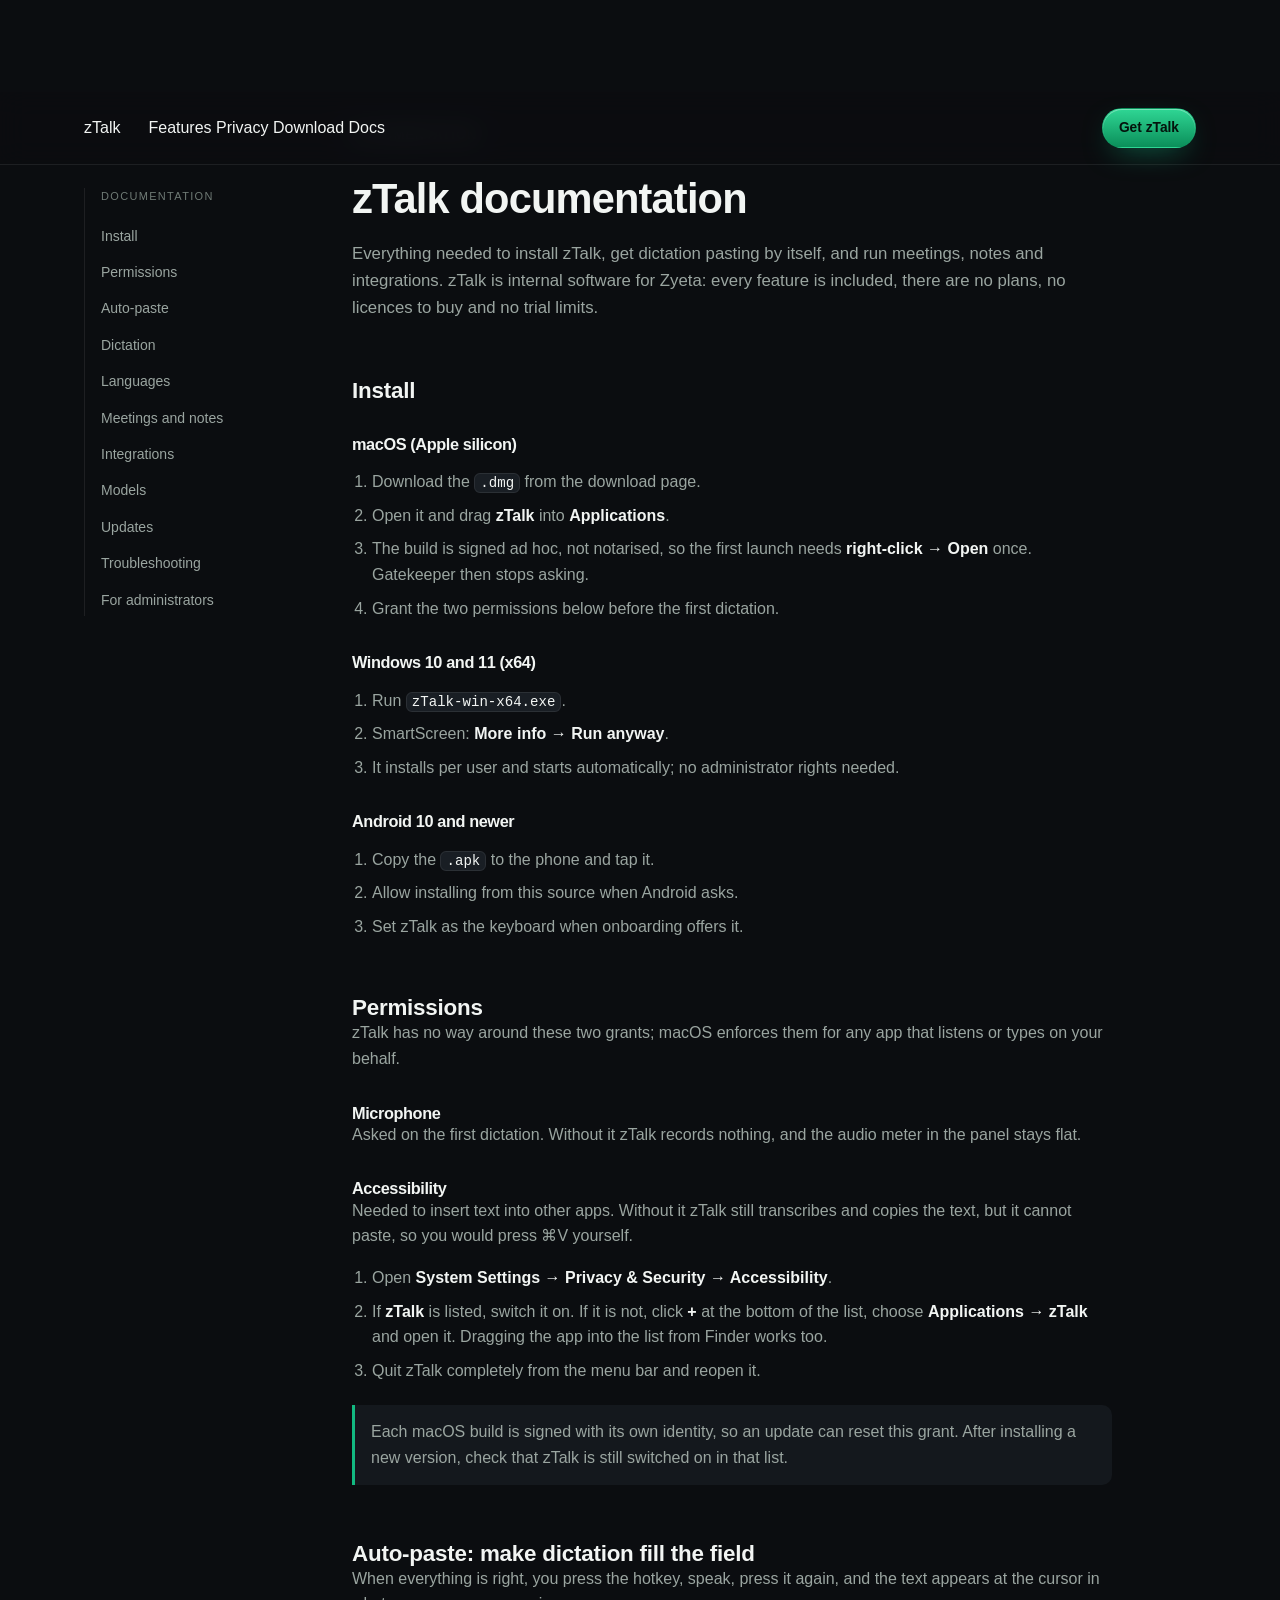
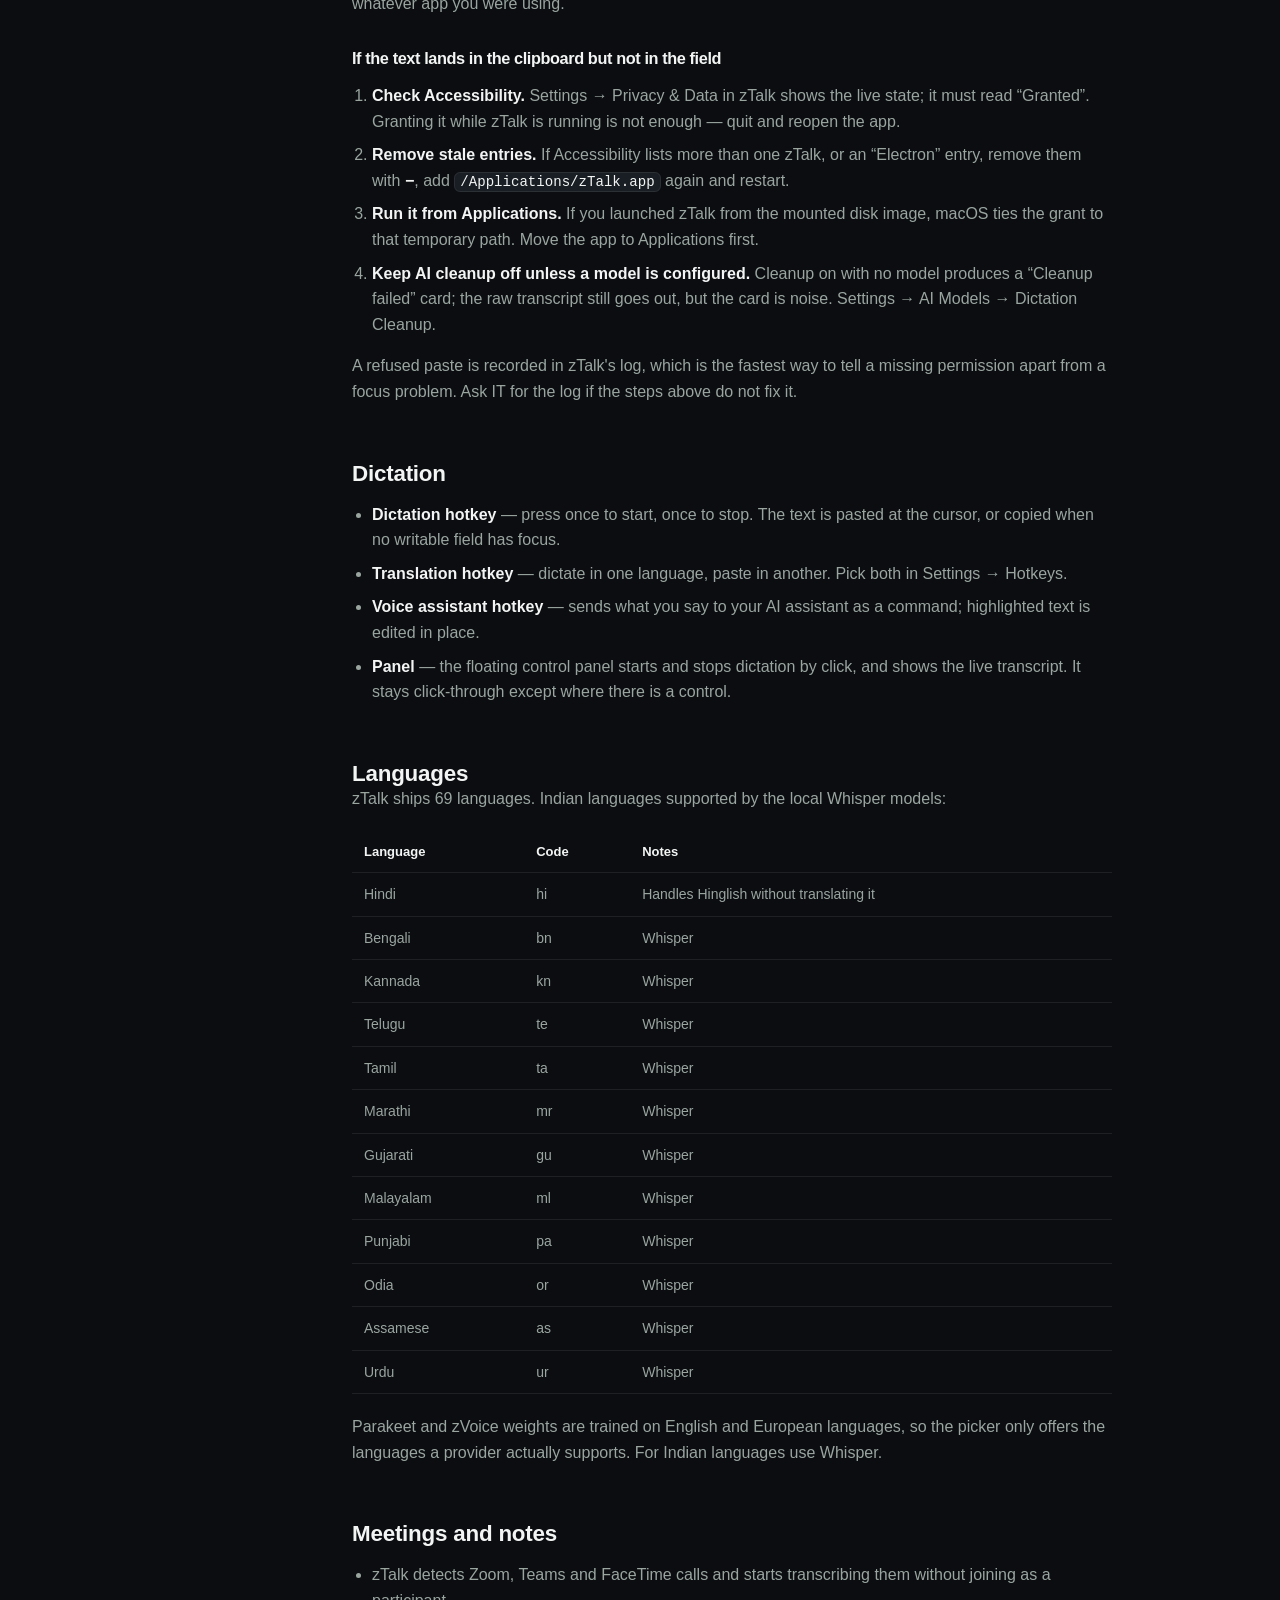
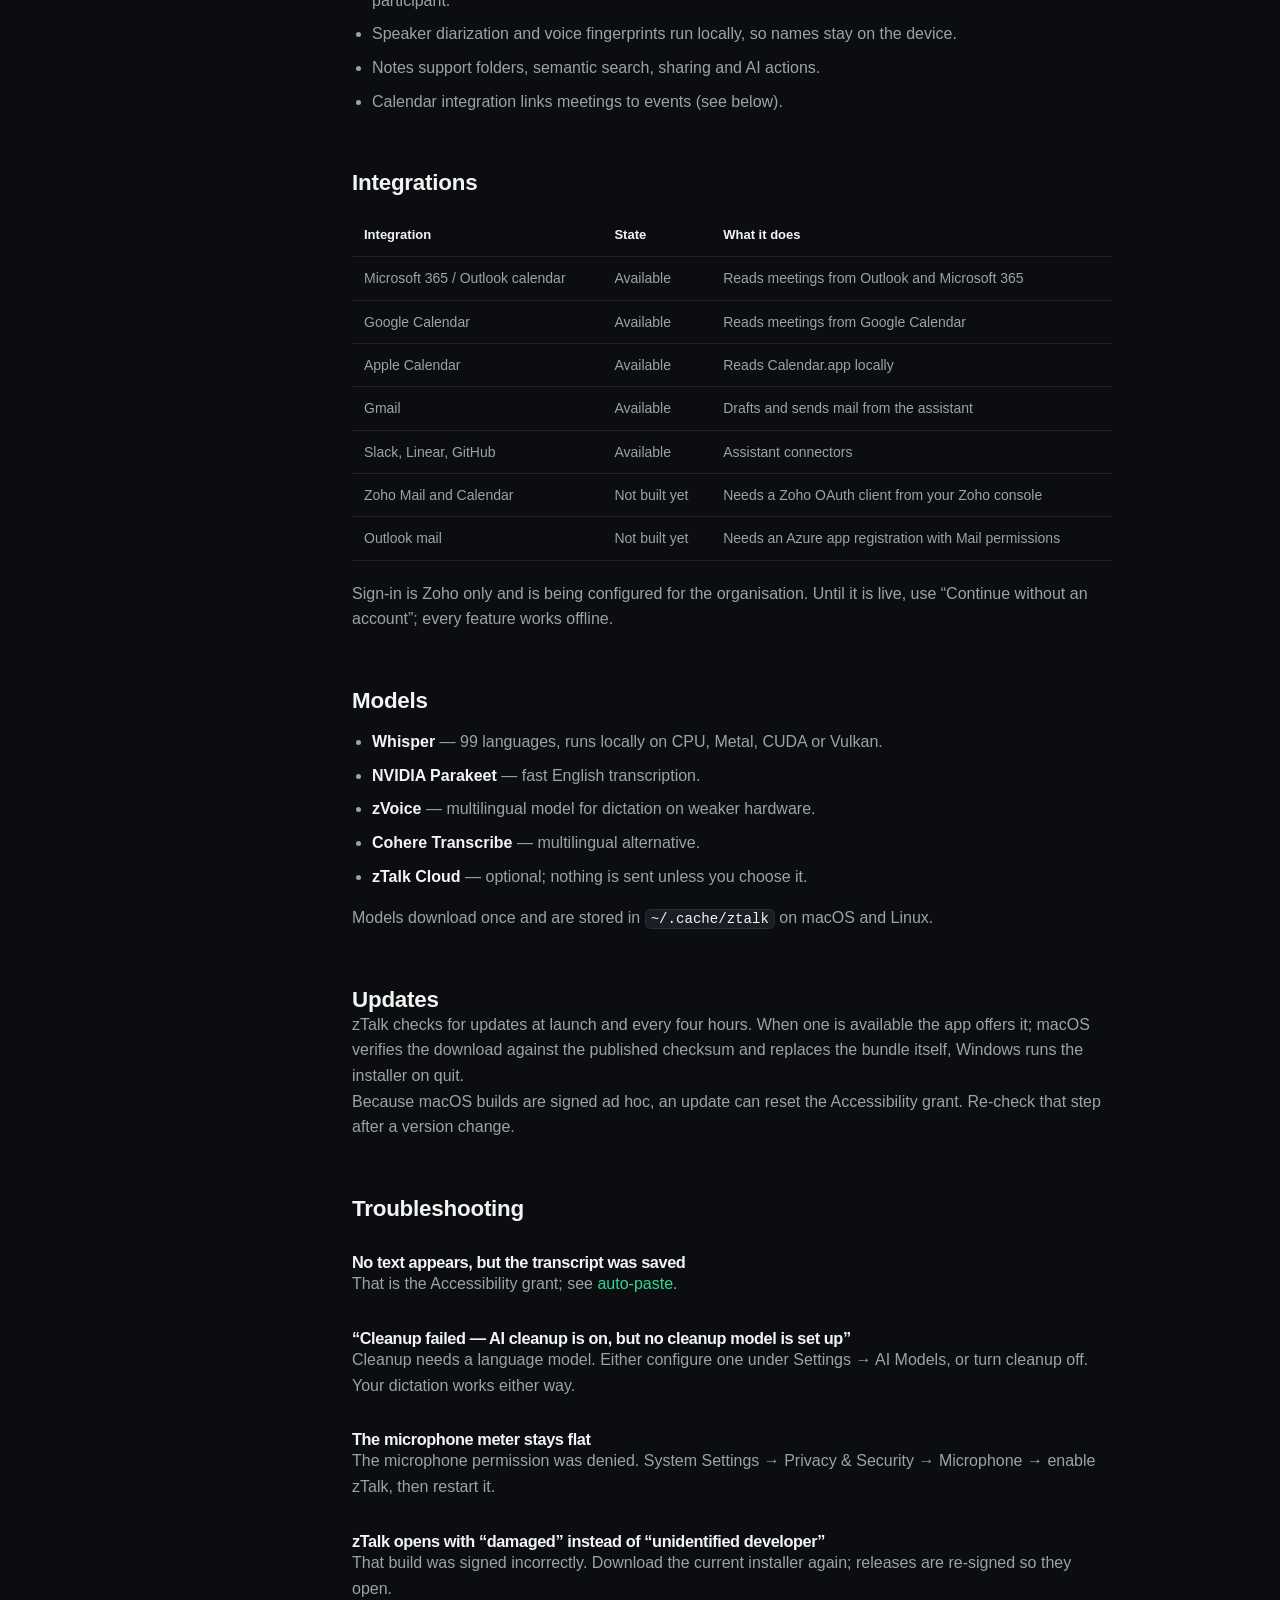
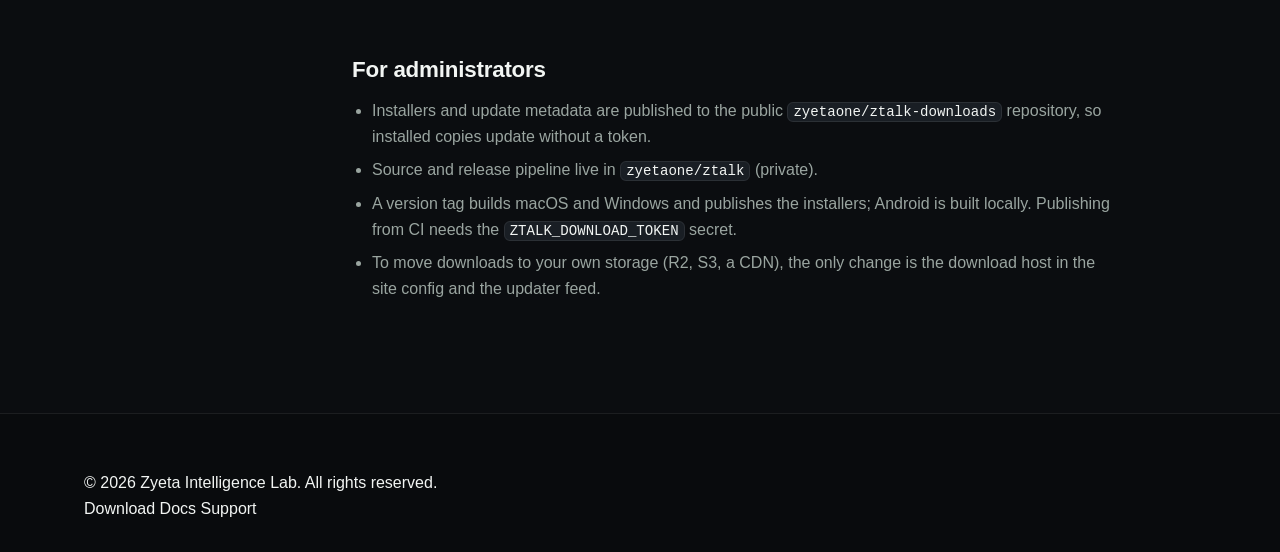
<file: docs/help/dictation/languages/index.html>
<!doctype html>
<html lang="en">
  <head>
    <meta charset="utf-8" />
    <meta name="viewport" content="width=device-width, initial-scale=1" />
    <meta http-equiv="refresh" content="0; url=../../../#languages" />
    <title>zTalk documentation</title>
    <link rel="canonical" href="../../../#languages" />
  </head>
  <body>
    <p>This topic moved. <a href="../../../#languages">Open the zTalk documentation</a>.</p>
  </body>
</html>
</file>
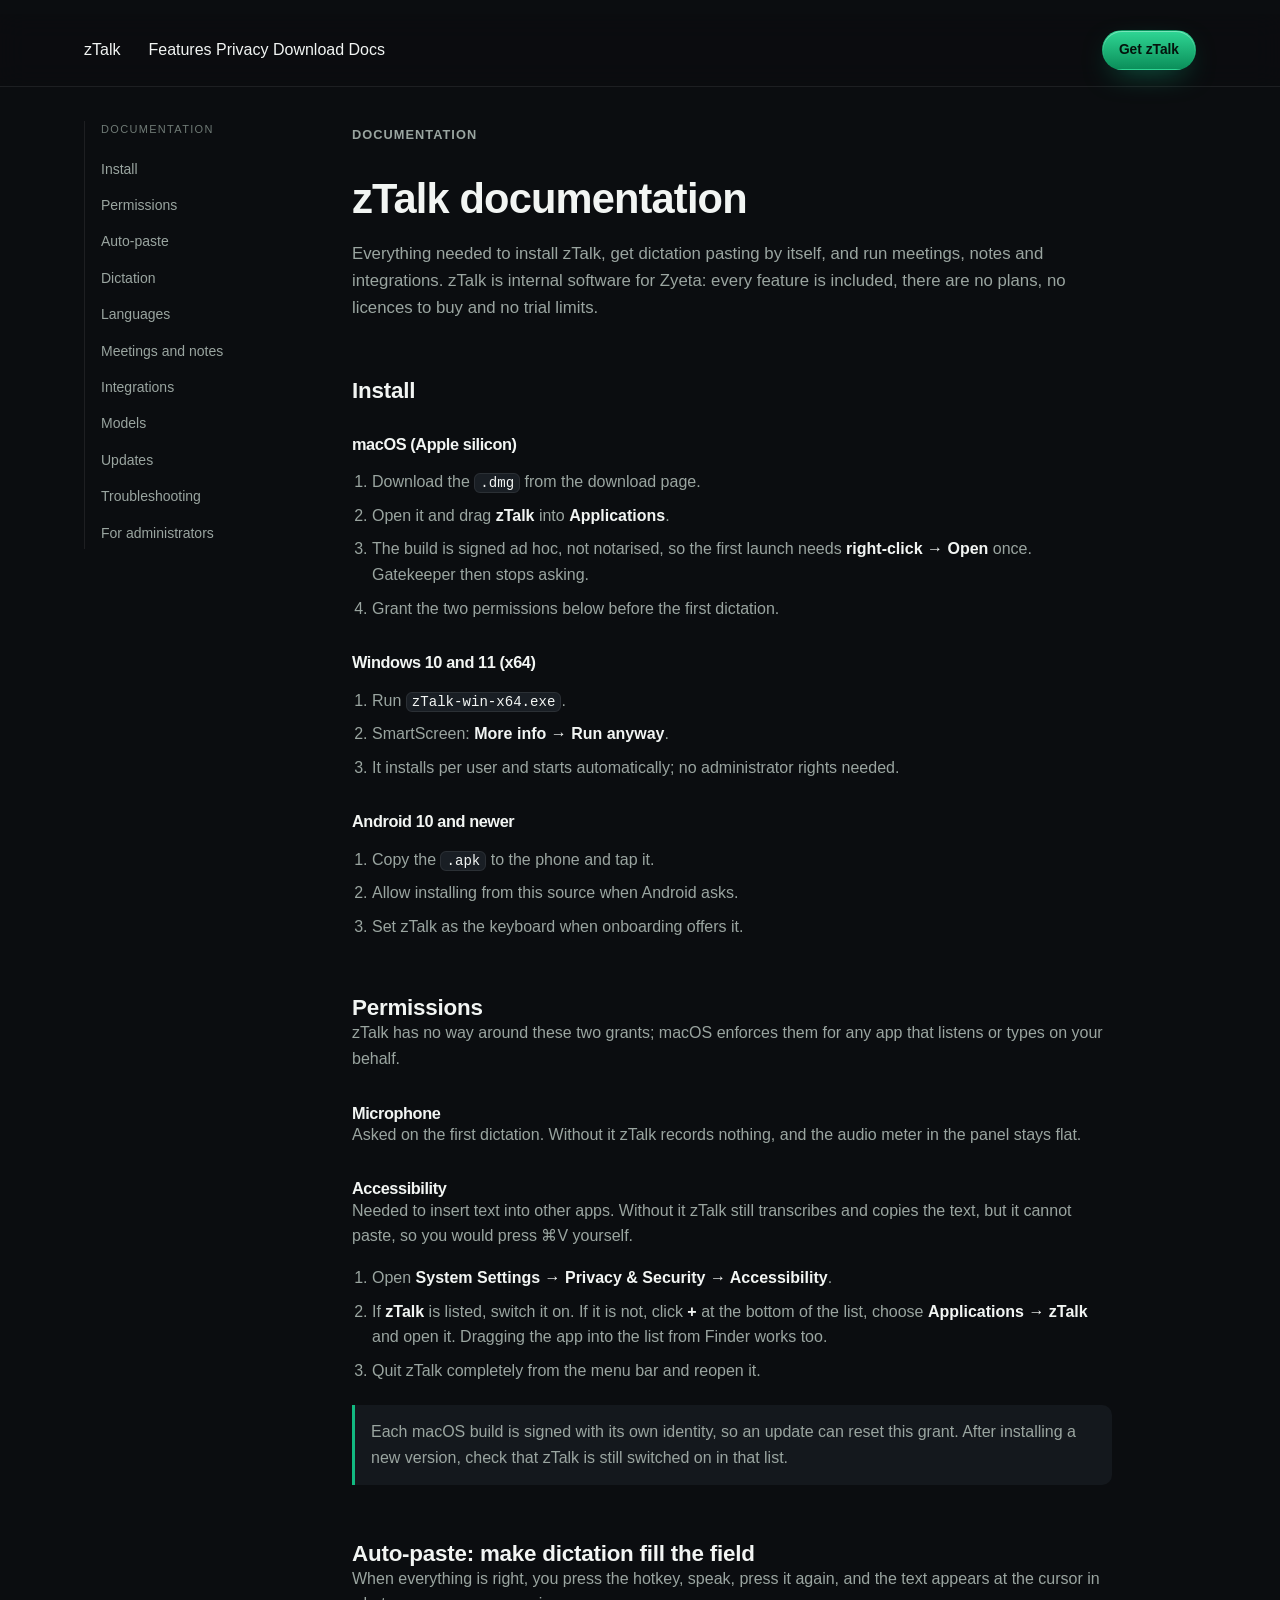
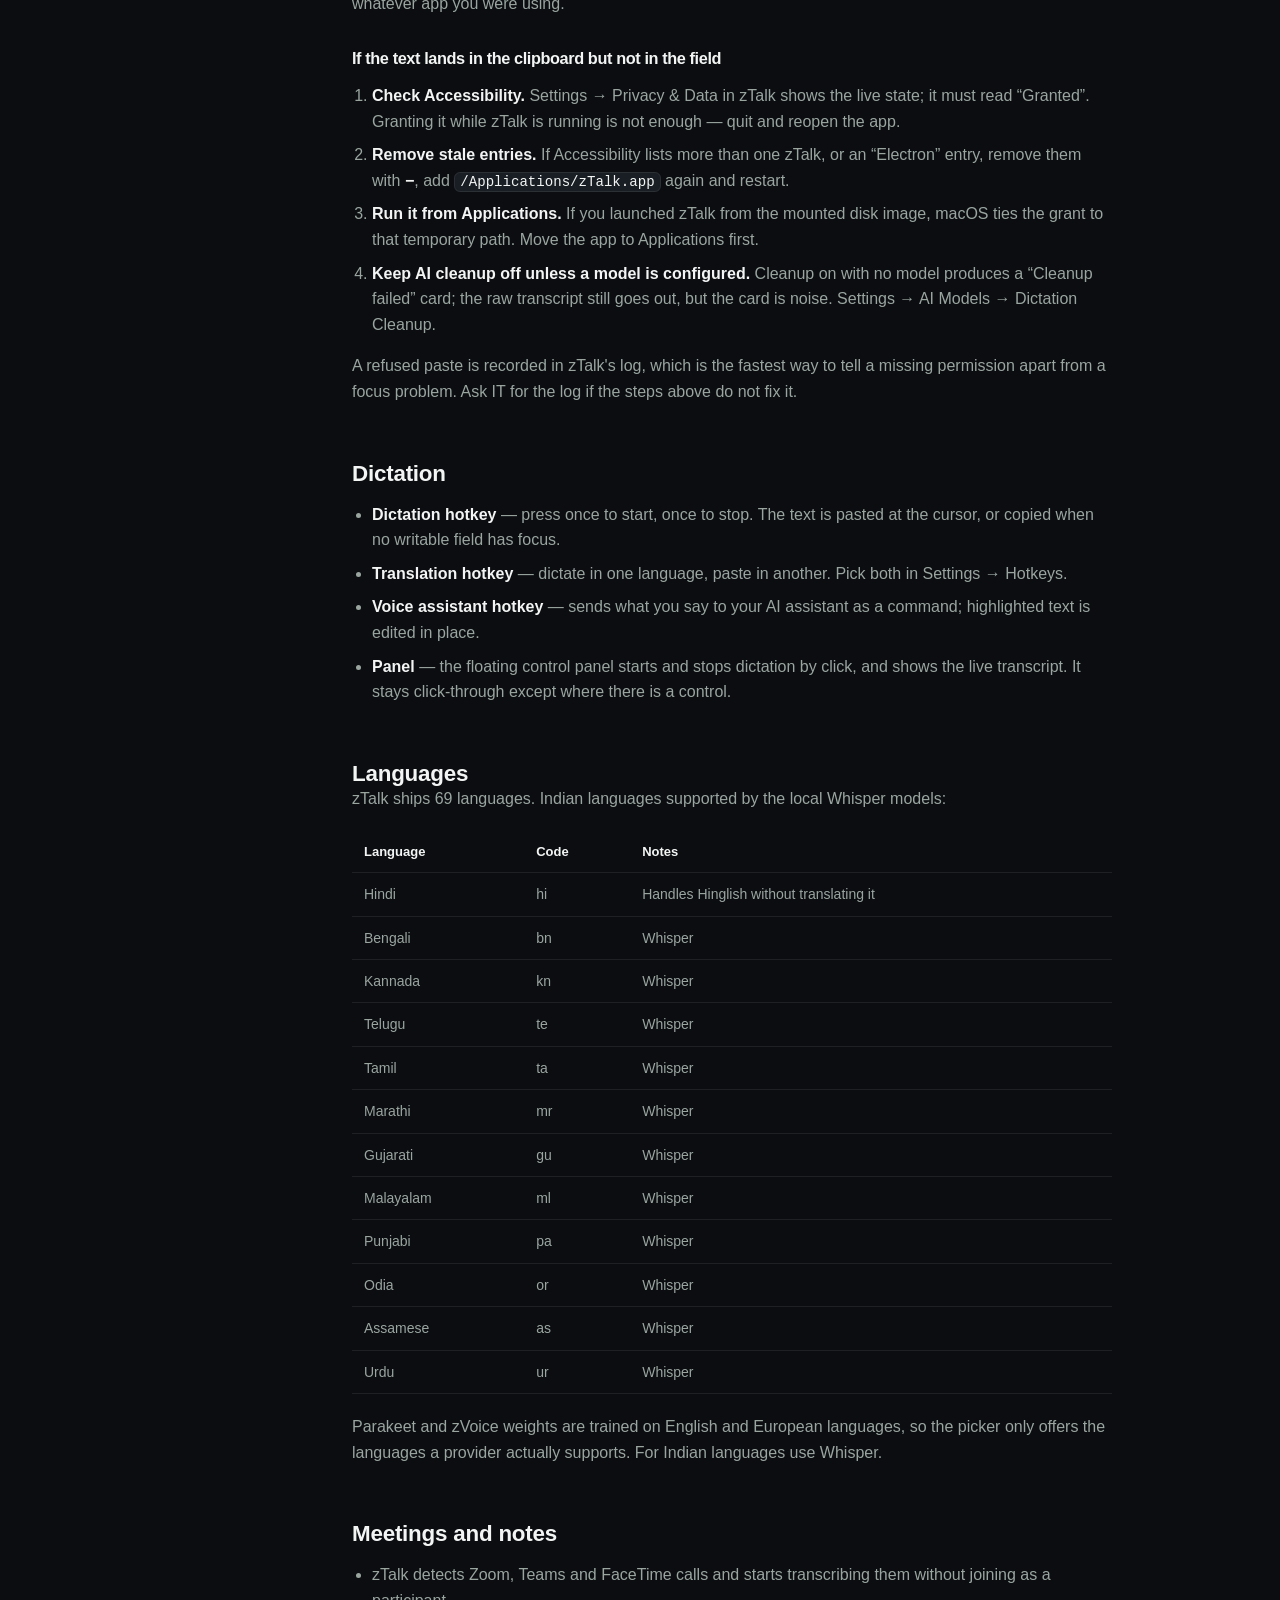
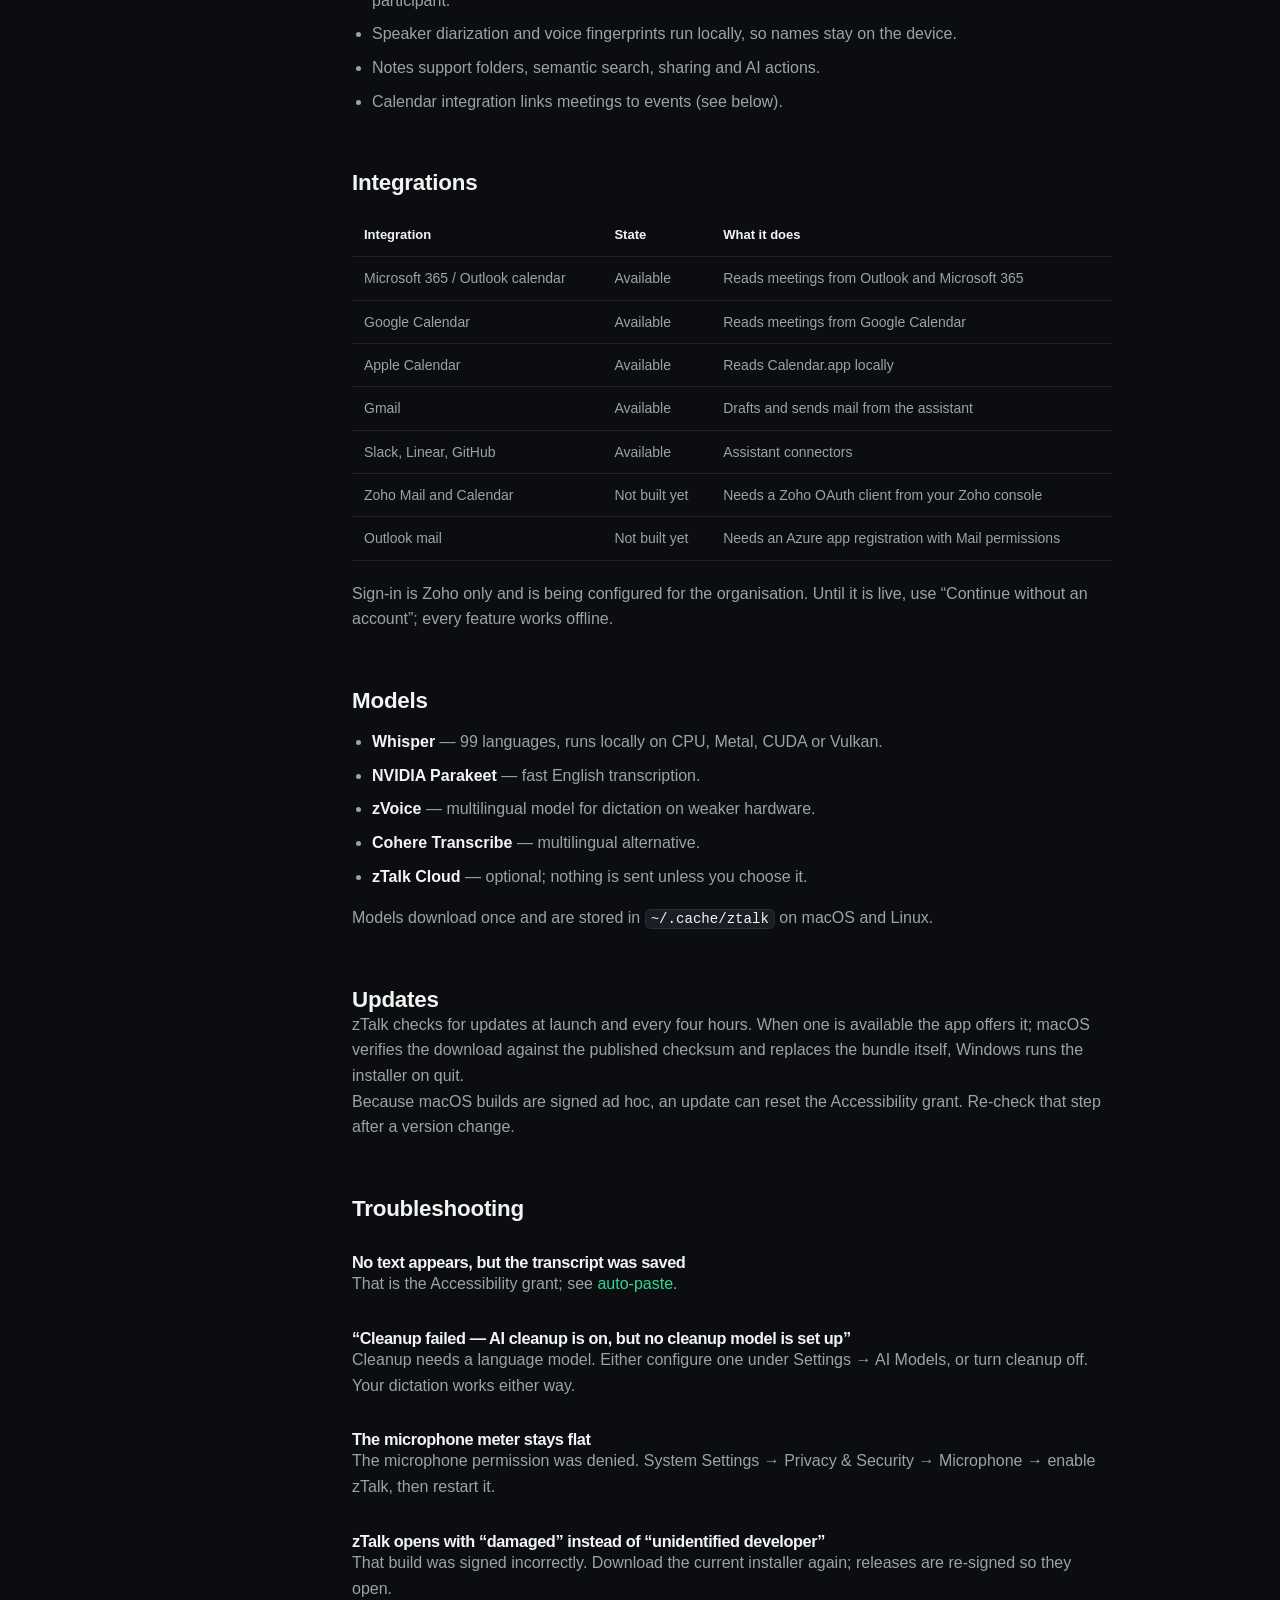
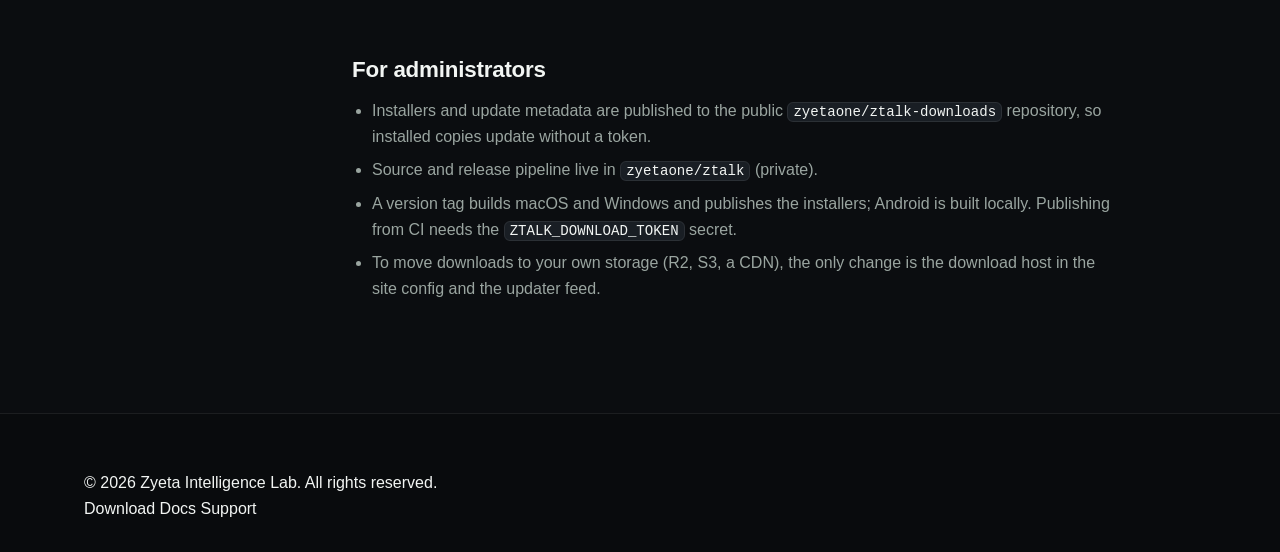
<file: docs/help/meetings/connect-google-calendar/index.html>
<!doctype html>
<html lang="en">
  <head>
    <meta charset="utf-8" />
    <meta name="viewport" content="width=device-width, initial-scale=1" />
    <meta http-equiv="refresh" content="0; url=../../../#integrations" />
    <title>zTalk documentation</title>
    <link rel="canonical" href="../../../#integrations" />
  </head>
  <body>
    <p>This topic moved. <a href="../../../#integrations">Open the zTalk documentation</a>.</p>
  </body>
</html>
</file>
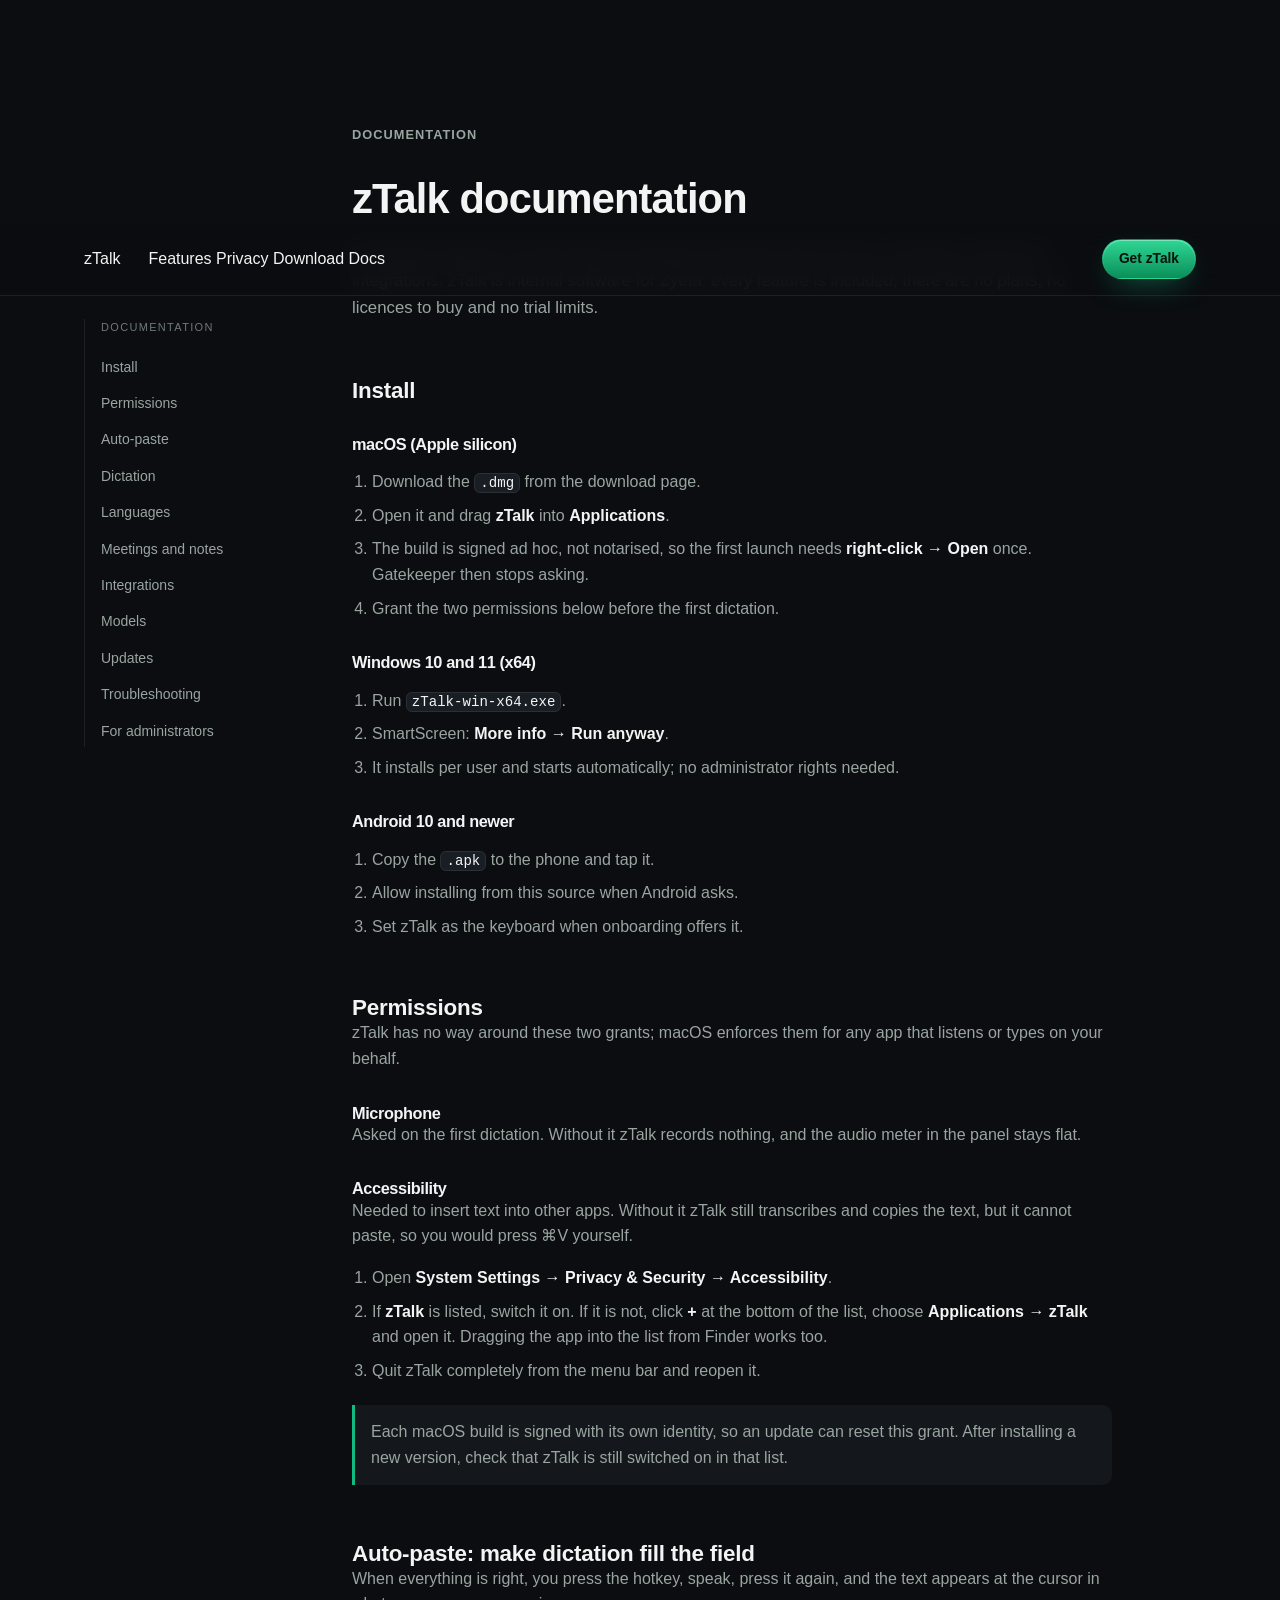
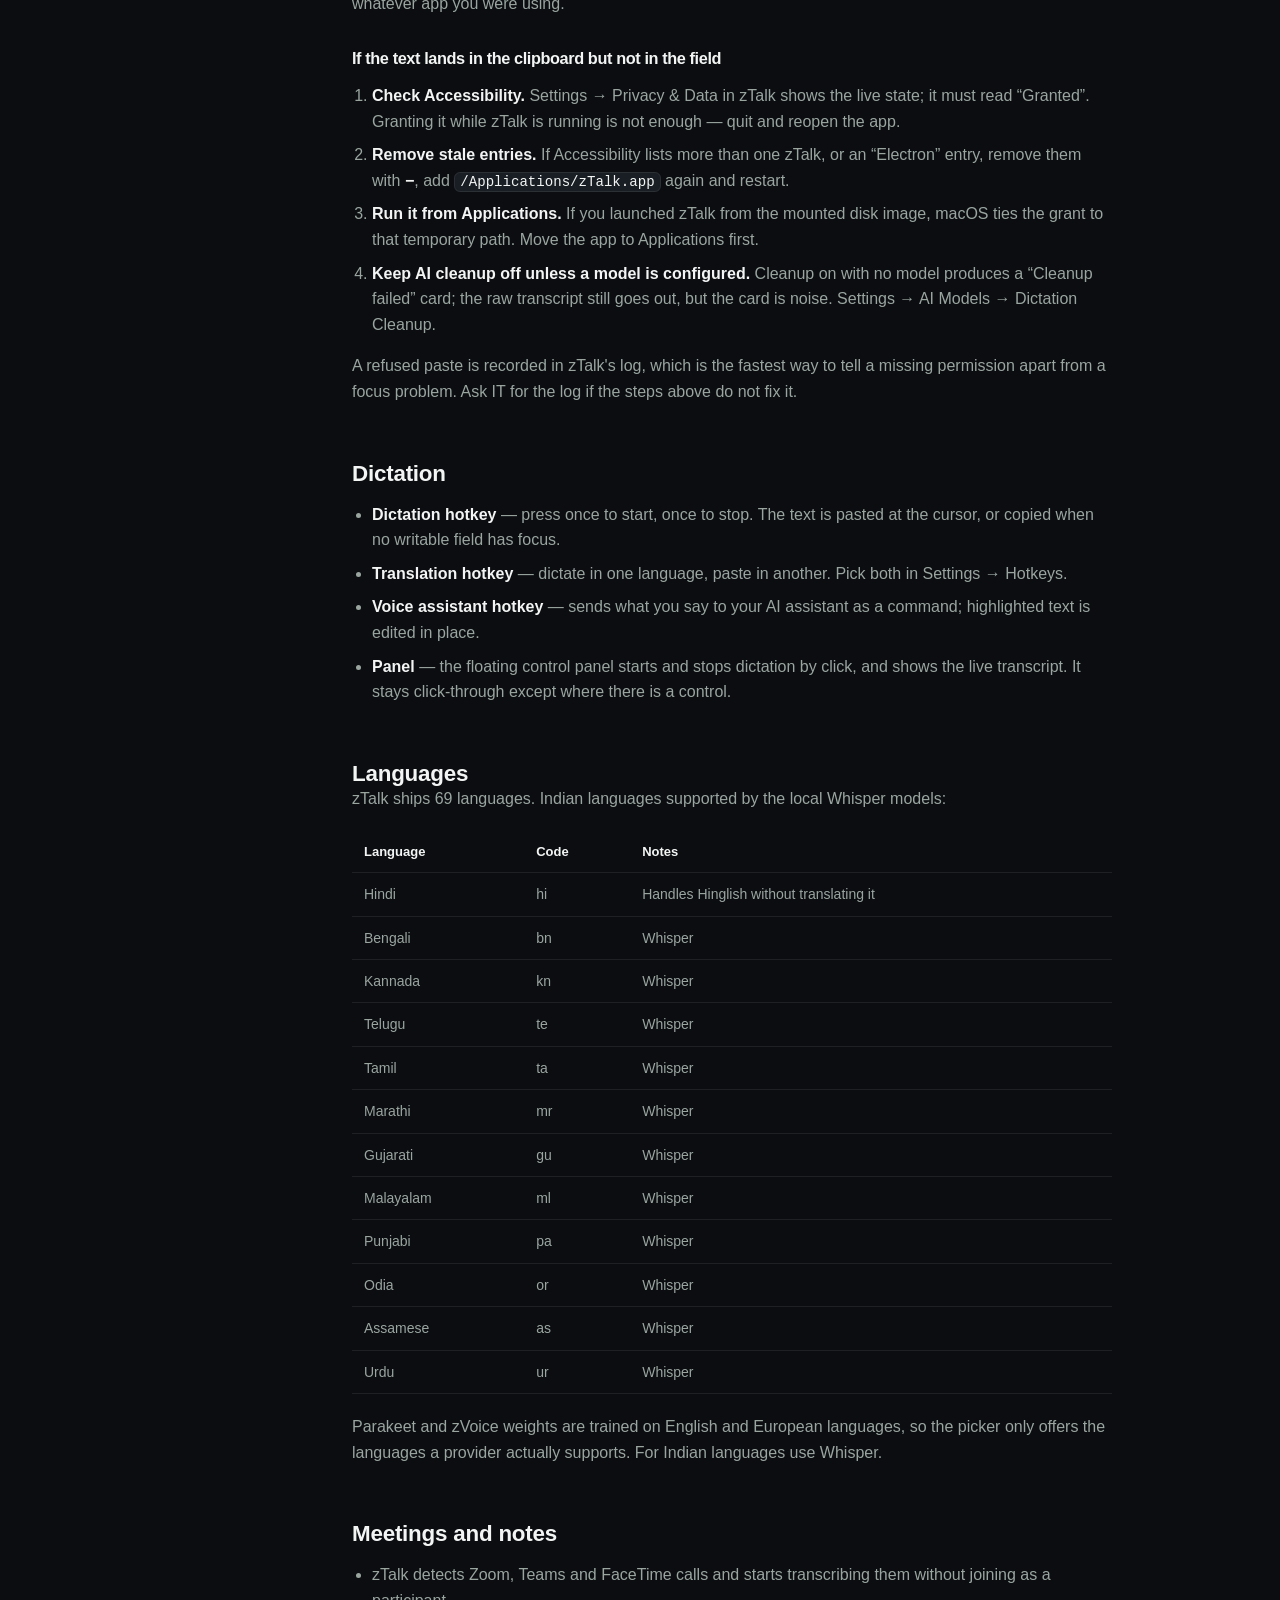
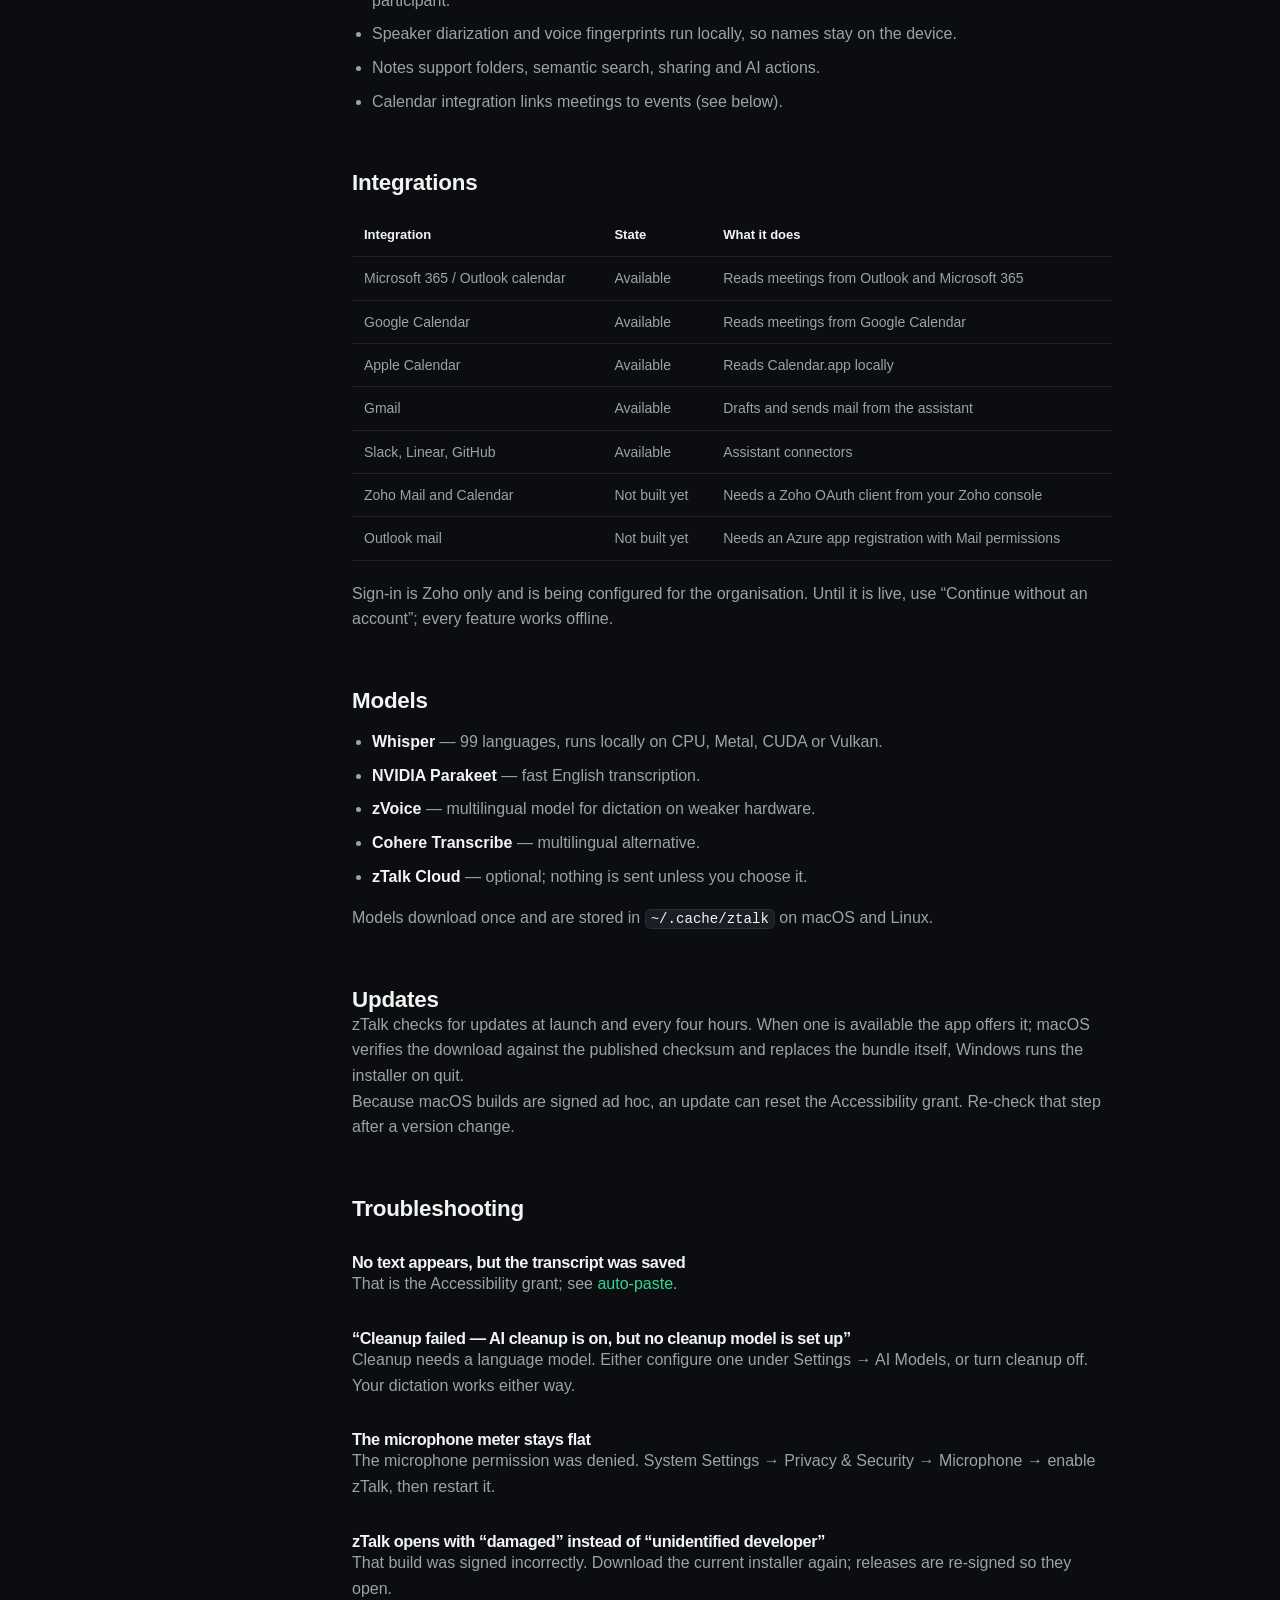
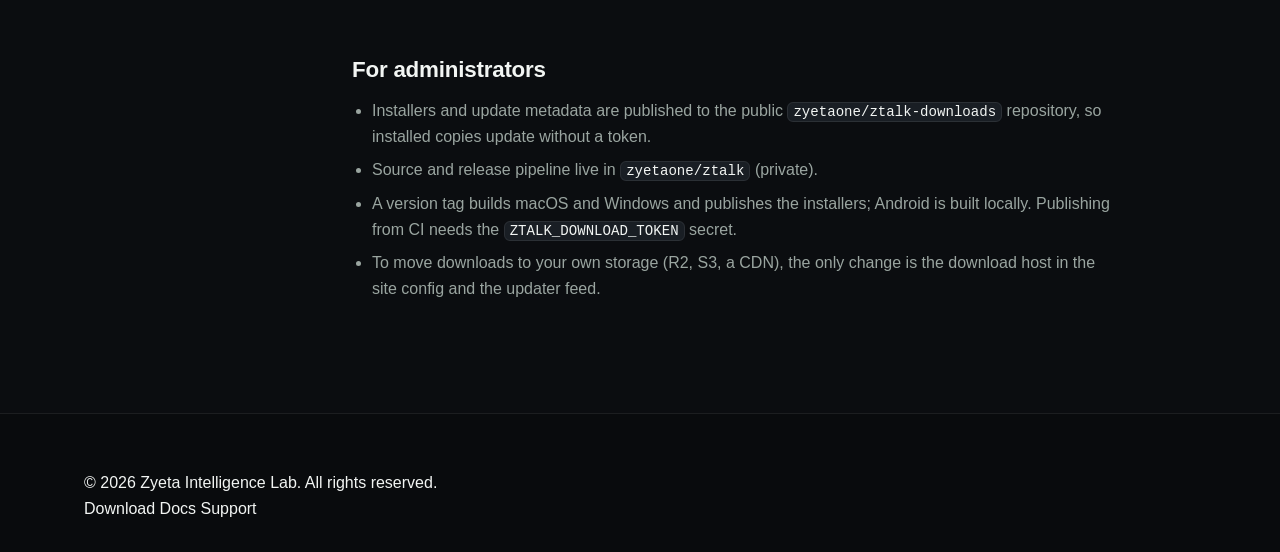
<file: docs/help/meetings/record-a-meeting/index.html>
<!doctype html>
<html lang="en">
  <head>
    <meta charset="utf-8" />
    <meta name="viewport" content="width=device-width, initial-scale=1" />
    <meta http-equiv="refresh" content="0; url=../../../#meetings" />
    <title>zTalk documentation</title>
    <link rel="canonical" href="../../../#meetings" />
  </head>
  <body>
    <p>This topic moved. <a href="../../../#meetings">Open the zTalk documentation</a>.</p>
  </body>
</html>
</file>
<file: styles.css>
:root {
  --bg: #0b0d10;
  --bg-soft: #101317;
  --surface: #14181d;
  --surface-2: #191e24;
  --line: rgba(255, 255, 255, 0.08);
  --line-strong: rgba(255, 255, 255, 0.14);
  --text: #f2f5f3;
  --muted: #9aa5a0;
  --muted-2: #6f7a75;
  --brand: #12b981;
  --brand-bright: #2fd694;
  --brand-deep: #0b8f5a;
  --radius: 18px;
  --wrap: 1160px;
  --font:
    "Inter", -apple-system, BlinkMacSystemFont, "Segoe UI", Roboto, Helvetica, Arial, sans-serif;
}

* {
  box-sizing: border-box;
}

html {
  scroll-behavior: smooth;
}

body {
  margin: 0;
  background: var(--bg);
  color: var(--text);
  font-family: var(--font);
  font-size: 16px;
  line-height: 1.6;
  -webkit-font-smoothing: antialiased;
}

img {
  max-width: 100%;
  height: auto;
  display: block;
}

a {
  color: inherit;
  text-decoration: none;
}

h1,
h2,
h3,
h4 {
  margin: 0;
  line-height: 1.12;
  letter-spacing: -0.025em;
  font-weight: 600;
}

h1 {
  font-size: clamp(2.7rem, 6vw, 4.6rem);
}

h2 {
  font-size: clamp(2rem, 4vw, 3rem);
}

h3 {
  font-size: 1.12rem;
}

p {
  margin: 0;
}

.wrap {
  width: 100%;
  max-width: var(--wrap);
  margin: 0 auto;
  padding: 0 24px;
}

.narrow {
  max-width: 820px;
}

.skip {
  position: absolute;
  left: -999px;
  top: 0;
  background: var(--brand);
  color: #04130c;
  padding: 10px 16px;
  border-radius: 0 0 10px 0;
  z-index: 100;
}
.skip:focus {
  left: 0;
}

/* Header */
.site-header {
  position: sticky;
  top: 0;
  z-index: 50;
  backdrop-filter: blur(16px);
  background: rgba(11, 13, 16, 0.72);
  border-bottom: 1px solid var(--line);
}

.header-inner {
  display: flex;
  align-items: center;
  gap: 28px;
  height: 72px;
}

.brand img {
  width: 132px;
  height: auto;
}

.nav {
  display: flex;
  gap: 26px;
  margin-left: 12px;
  font-size: 0.94rem;
  color: var(--muted);
}
.nav a:hover {
  color: var(--text);
}

.header-actions {
  margin-left: auto;
  display: flex;
  align-items: center;
  gap: 10px;
}

.menu-toggle {
  display: none;
  margin-left: auto;
  background: none;
  border: 1px solid var(--line);
  border-radius: 10px;
  padding: 9px 10px;
  cursor: pointer;
}
.menu-toggle span {
  display: block;
  width: 18px;
  height: 2px;
  background: var(--text);
  margin: 4px 0;
  border-radius: 2px;
}

.mobile-nav {
  display: none;
  flex-direction: column;
  padding: 8px 24px 20px;
  border-top: 1px solid var(--line);
  gap: 4px;
}
.mobile-nav a {
  padding: 10px 0;
  color: var(--muted);
}

/* Buttons */
.btn {
  display: inline-flex;
  align-items: center;
  justify-content: center;
  gap: 9px;
  border-radius: 999px;
  font-weight: 600;
  font-size: 0.95rem;
  padding: 12px 22px;
  border: 1px solid transparent;
  transition:
    transform 0.16s ease,
    filter 0.16s ease,
    background 0.16s ease,
    border-color 0.16s ease;
  white-space: nowrap;
}
.btn svg {
  width: 18px;
  height: 18px;
  fill: currentColor;
}
.btn:hover {
  transform: translateY(-1px);
}
.btn-primary {
  background: linear-gradient(180deg, var(--brand-bright), var(--brand-deep));
  color: #04130c;
  box-shadow:
    inset 0 1px 0 rgba(255, 255, 255, 0.35),
    0 10px 30px -12px rgba(18, 185, 129, 0.7);
}
.btn-primary:hover {
  filter: brightness(1.06);
}
.btn-outline {
  border-color: var(--line-strong);
  background: rgba(255, 255, 255, 0.02);
}
.btn-outline:hover {
  background: rgba(255, 255, 255, 0.06);
}
.btn-ghost {
  color: var(--muted);
}
.btn-ghost:hover {
  color: var(--text);
}
.btn-sm {
  padding: 8px 16px;
  font-size: 0.86rem;
}
.btn-lg {
  padding: 15px 26px;
  font-size: 1rem;
}
.btn-block {
  width: 100%;
}
.btn[aria-disabled="true"] {
  opacity: 0.45;
  pointer-events: none;
}

/* Hero */
.hero {
  position: relative;
  padding: 92px 0 40px;
  overflow: hidden;
}
.hero-glow {
  position: absolute;
  inset: -20% -10% auto;
  height: 760px;
  background:
    radial-gradient(46% 42% at 50% 18%, rgba(47, 214, 148, 0.16), transparent 70%),
    radial-gradient(30% 30% at 82% 46%, rgba(18, 185, 129, 0.1), transparent 70%);
  pointer-events: none;
}
.hero-inner {
  position: relative;
  text-align: center;
}
.eyebrow {
  display: inline-flex;
  align-items: center;
  gap: 8px;
  color: var(--brand-bright);
  font-size: 0.8rem;
  font-weight: 600;
  letter-spacing: 0.08em;
  text-transform: uppercase;
  margin-bottom: 22px;
}
.dot {
  width: 7px;
  height: 7px;
  border-radius: 50%;
  background: var(--brand-bright);
  box-shadow: 0 0 0 4px rgba(47, 214, 148, 0.16);
}
.grad {
  background: linear-gradient(92deg, #7ff0bd 0%, #2fd694 42%, #0fa968 100%);
  -webkit-background-clip: text;
  background-clip: text;
  color: transparent;
}
.lede {
  max-width: 680px;
  margin: 26px auto 0;
  color: var(--muted);
  font-size: 1.13rem;
}
.cta-row {
  display: flex;
  justify-content: center;
  flex-wrap: wrap;
  gap: 12px;
  margin-top: 34px;
}
.mobile-cta-row {
  display: flex;
  justify-content: center;
  gap: 10px;
  margin-top: 14px;
}
.chip {
  display: inline-flex;
  align-items: center;
  gap: 8px;
  border: 1px solid var(--line);
  border-radius: 999px;
  padding: 9px 16px;
  color: var(--muted);
  font-size: 0.86rem;
  background: rgba(255, 255, 255, 0.02);
}
.chip svg {
  width: 16px;
  height: 16px;
  fill: currentColor;
}
.chip:hover {
  color: var(--text);
  border-color: var(--line-strong);
}
.fineprint {
  margin-top: 18px;
  color: var(--muted-2);
  font-size: 0.82rem;
}

.hero-shot {
  margin-top: 56px;
}
.shot-frame {
  border-radius: 22px;
  border: 1px solid var(--line);
  background: linear-gradient(180deg, rgba(255, 255, 255, 0.05), rgba(255, 255, 255, 0.01));
  padding: 10px;
  box-shadow: 0 40px 100px -40px rgba(0, 0, 0, 0.9);
}
.shot-frame img {
  border-radius: 14px;
}

/* Strip */
.strip {
  border-block: 1px solid var(--line);
  background: var(--bg-soft);
  padding: 26px 0;
}
.strip-grid {
  display: grid;
  grid-template-columns: repeat(4, 1fr);
  gap: 24px;
}
.strip-grid div {
  display: flex;
  flex-direction: column;
  gap: 3px;
}
.strip-grid strong {
  font-size: 0.93rem;
}
.strip-grid span {
  color: var(--muted-2);
  font-size: 0.82rem;
}

/* Sections */
.section {
  padding: 96px 0;
}
.section-tint {
  background: var(--bg-soft);
  border-block: 1px solid var(--line);
}
.section-lede {
  max-width: 720px;
  color: var(--muted);
  font-size: 1.05rem;
  margin-top: 18px;
}
.section-note {
  max-width: 720px;
  color: var(--muted);
  font-size: 0.92rem;
  line-height: 1.6;
  margin-top: 22px;
}
.section-note em {
  color: inherit;
  font-style: normal;
  font-weight: 600;
}
.section h2 {
  margin-top: 6px;
}

.grid-3 {
  display: grid;
  grid-template-columns: repeat(3, 1fr);
  gap: 18px;
  margin-top: 46px;
}
.grid-2 {
  display: grid;
  grid-template-columns: repeat(2, 1fr);
  gap: 18px;
  margin-top: 46px;
}

.card {
  background: var(--surface);
  border: 1px solid var(--line);
  border-radius: var(--radius);
  padding: 26px;
}
.card h3 {
  margin-top: 18px;
}
.card p {
  color: var(--muted);
  margin-top: 8px;
  font-size: 0.94rem;
}
.card-icon {
  display: inline-flex;
  align-items: center;
  justify-content: center;
  width: 42px;
  height: 42px;
  border-radius: 12px;
  background: rgba(47, 214, 148, 0.1);
  border: 1px solid rgba(47, 214, 148, 0.22);
}
.card-icon svg {
  width: 20px;
  height: 20px;
  fill: none;
  stroke: var(--brand-bright);
  stroke-width: 1.7;
  stroke-linecap: round;
  stroke-linejoin: round;
}

/* Features */
.features {
  margin-top: 42px;
}
.feature {
  padding: 22px 20px;
  border-radius: 14px;
  border: 1px solid transparent;
  transition:
    background 0.2s ease,
    border-color 0.2s ease;
}
.feature:hover {
  background: rgba(255, 255, 255, 0.025);
  border-color: var(--line);
}
.feature h3 {
  font-size: 1.02rem;
}
.feature p {
  color: var(--muted);
  font-size: 0.93rem;
  margin-top: 7px;
}

/* Split */
.split {
  display: grid;
  grid-template-columns: 1.05fr 0.95fr;
  gap: 48px;
  align-items: center;
  margin-top: 72px;
}
.split-copy h3 {
  font-size: clamp(1.5rem, 2.4vw, 2rem);
}
.split-copy p {
  color: var(--muted);
  margin-top: 14px;
}
.checks {
  list-style: none;
  padding: 0;
  margin: 22px 0 0;
  display: grid;
  gap: 10px;
}
.checks li {
  position: relative;
  padding-left: 28px;
  color: var(--muted);
  font-size: 0.94rem;
}
.checks li::before {
  content: "";
  position: absolute;
  left: 0;
  top: 6px;
  width: 16px;
  height: 16px;
  border-radius: 50%;
  background: rgba(47, 214, 148, 0.14);
  border: 1px solid rgba(47, 214, 148, 0.4);
}
.checks li::after {
  content: "";
  position: absolute;
  left: 5px;
  top: 10px;
  width: 6px;
  height: 3px;
  border-left: 1.6px solid var(--brand-bright);
  border-bottom: 1.6px solid var(--brand-bright);
  transform: rotate(-45deg);
}
.split-art {
  margin: 0;
  border-radius: var(--radius);
  overflow: hidden;
  border: 1px solid var(--line);
  background: var(--surface);
}
.split-art img {
  width: 100%;
  object-fit: cover;
}
.split-art figcaption {
  padding: 14px 18px;
  color: var(--muted-2);
  font-size: 0.82rem;
  border-top: 1px solid var(--line);
}

/* Downloads */
.downloads {
  margin-top: 42px;
}
.download-card {
  background: var(--surface);
  border: 1px solid var(--line);
  border-radius: var(--radius);
  padding: 26px;
  display: flex;
  flex-direction: column;
  gap: 18px;
}
.platform-head {
  display: flex;
  align-items: center;
  gap: 14px;
}
.platform-head svg {
  width: 30px;
  height: 30px;
  fill: var(--text);
  flex: none;
}
.platform-head h3 {
  font-size: 1.1rem;
}
.platform-head p {
  color: var(--muted-2);
  font-size: 0.84rem;
  margin-top: 2px;
}
.card-note {
  color: var(--muted-2);
  font-size: 0.8rem;
}
.download-foot {
  margin-top: 28px;
  color: var(--muted-2);
  font-size: 0.9rem;
}
.download-foot a {
  color: var(--brand-bright);
  border-bottom: 1px solid rgba(47, 214, 148, 0.35);
}

/* FAQ */
.faq {
  margin-top: 38px;
  border-top: 1px solid var(--line);
}
.faq details {
  border-bottom: 1px solid var(--line);
  padding: 18px 0;
}
.faq summary {
  cursor: pointer;
  font-weight: 550;
  list-style: none;
  display: flex;
  justify-content: space-between;
  gap: 18px;
  align-items: center;
}
.faq summary::-webkit-details-marker {
  display: none;
}
.faq summary::after {
  content: "+";
  color: var(--brand-bright);
  font-size: 1.3rem;
  line-height: 1;
}
.faq details[open] summary::after {
  content: "–";
}
.faq p {
  color: var(--muted);
  margin-top: 12px;
  max-width: 68ch;
  font-size: 0.95rem;
}
.faq code {
  background: rgba(255, 255, 255, 0.06);
  padding: 2px 6px;
  border-radius: 6px;
  font-size: 0.86em;
}

/* CTA */
.cta {
  padding: 92px 0;
  background:
    radial-gradient(50% 90% at 50% 100%, rgba(47, 214, 148, 0.14), transparent 70%), var(--bg);
  border-top: 1px solid var(--line);
}
.cta-inner {
  text-align: center;
  display: flex;
  flex-direction: column;
  align-items: center;
}
.cta-inner img {
  margin-bottom: 22px;
}
.cta-inner p {
  color: var(--muted);
  margin-top: 14px;
}

/* Footer */
.site-footer {
  border-top: 1px solid var(--line);
  background: #090b0d;
  padding: 56px 0 30px;
}
.footer-grid {
  display: grid;
  grid-template-columns: 1.6fr 1fr 1fr 1fr;
  gap: 32px;
}
.footer-brand img {
  width: 132px;
}
.footer-brand p {
  color: var(--muted-2);
  font-size: 0.88rem;
  margin-top: 14px;
  max-width: 30ch;
}
.footer-grid h4 {
  font-size: 0.8rem;
  text-transform: uppercase;
  letter-spacing: 0.1em;
  color: var(--muted-2);
  margin-bottom: 14px;
}
.footer-grid > div:not(.footer-brand) {
  display: flex;
  flex-direction: column;
  gap: 9px;
  font-size: 0.9rem;
}
.footer-grid a {
  color: var(--muted);
}
.footer-grid a:hover {
  color: var(--text);
}
.footer-bottom {
  display: flex;
  justify-content: space-between;
  gap: 16px;
  flex-wrap: wrap;
  border-top: 1px solid var(--line);
  margin-top: 44px;
  padding-top: 22px;
  color: var(--muted-2);
  font-size: 0.8rem;
}

/* Responsive */
@media (max-width: 900px) {
  .nav,
  .header-actions {
    display: none;
  }
  .menu-toggle {
    display: block;
  }
  .mobile-nav:not([hidden]) {
    display: flex;
  }
  .grid-3,
  .grid-2,
  .strip-grid,
  .footer-grid {
    grid-template-columns: 1fr 1fr;
  }
  .split {
    grid-template-columns: 1fr;
    gap: 32px;
  }
  .hero {
    padding-top: 64px;
  }
}

@media (max-width: 620px) {
  .grid-3,
  .grid-2,
  .strip-grid,
  .footer-grid {
    grid-template-columns: 1fr;
  }
  .section {
    padding: 68px 0;
  }
  .cta-row .btn {
    width: 100%;
  }
  .fineprint {
    line-height: 1.5;
  }
}

@media (prefers-reduced-motion: reduce) {
  html {
    scroll-behavior: auto;
  }
  .btn {
    transition: none;
  }
}
</file>
<file: docs/docs.css>
.docs-body {
  background: var(--bg);
}

.docs-header {
  position: sticky;
  top: 0;
  z-index: 20;
  backdrop-filter: blur(14px);
  background: rgba(11, 13, 16, 0.82);
  border-bottom: 1px solid var(--line);
}

.docs-layout {
  display: grid;
  grid-template-columns: 220px minmax(0, 1fr);
  gap: 48px;
  padding-top: 48px;
  padding-bottom: 96px;
  align-items: start;
}

.docs-nav {
  position: sticky;
  top: 96px;
  display: flex;
  flex-direction: column;
  gap: 4px;
  border-left: 1px solid var(--line);
  padding-left: 16px;
}

.docs-nav-title {
  margin: 0 0 10px;
  font-size: 11px;
  letter-spacing: 0.12em;
  text-transform: uppercase;
  color: var(--muted-2);
}

.docs-nav a {
  color: var(--muted);
  text-decoration: none;
  font-size: 14px;
  padding: 5px 0;
}

.docs-nav a:hover {
  color: var(--text);
}

.docs-content {
  min-width: 0;
  max-width: 760px;
}

.docs-content h1 {
  font-size: clamp(2rem, 4vw, 2.6rem);
  line-height: 1.15;
  margin: 8px 0 0;
  letter-spacing: -0.02em;
}

.docs-content h2 {
  margin-top: 56px;
  font-size: 1.4rem;
  letter-spacing: -0.01em;
}

.docs-content h3 {
  margin-top: 32px;
  font-size: 1.02rem;
}

.docs-content p,
.docs-content li {
  color: var(--muted);
}

.docs-content strong {
  color: var(--text);
}

.docs-content ol,
.docs-content ul {
  padding-left: 20px;
  display: grid;
  gap: 8px;
}

.docs-content code {
  font-family: ui-monospace, SFMono-Regular, Menlo, monospace;
  font-size: 0.88em;
  background: var(--surface-2);
  border: 1px solid var(--line);
  border-radius: 6px;
  padding: 1px 5px;
  color: var(--text);
}

.docs-content table {
  width: 100%;
  border-collapse: collapse;
  margin: 20px 0;
  font-size: 14px;
}

.docs-content th,
.docs-content td {
  text-align: left;
  padding: 10px 12px;
  border-bottom: 1px solid var(--line);
  color: var(--muted);
  vertical-align: top;
}

.docs-content th {
  color: var(--text);
  font-weight: 600;
  font-size: 13px;
}

.docs-content a {
  color: var(--brand-bright);
}

.docs-content section {
  scroll-margin-top: 96px;
}

.callout {
  border-left: 3px solid var(--brand);
  background: var(--surface);
  padding: 14px 16px;
  border-radius: 0 10px 10px 0;
  margin: 22px 0;
  color: var(--text);
}

@media (max-width: 860px) {
  .docs-layout {
    grid-template-columns: 1fr;
    gap: 24px;
    padding-top: 28px;
  }

  .docs-nav {
    position: static;
    flex-direction: row;
    flex-wrap: wrap;
    border-left: 0;
    border-bottom: 1px solid var(--line);
    padding: 0 0 14px;
    gap: 12px;
  }

  .docs-nav-title {
    display: none;
  }
}
</file>
